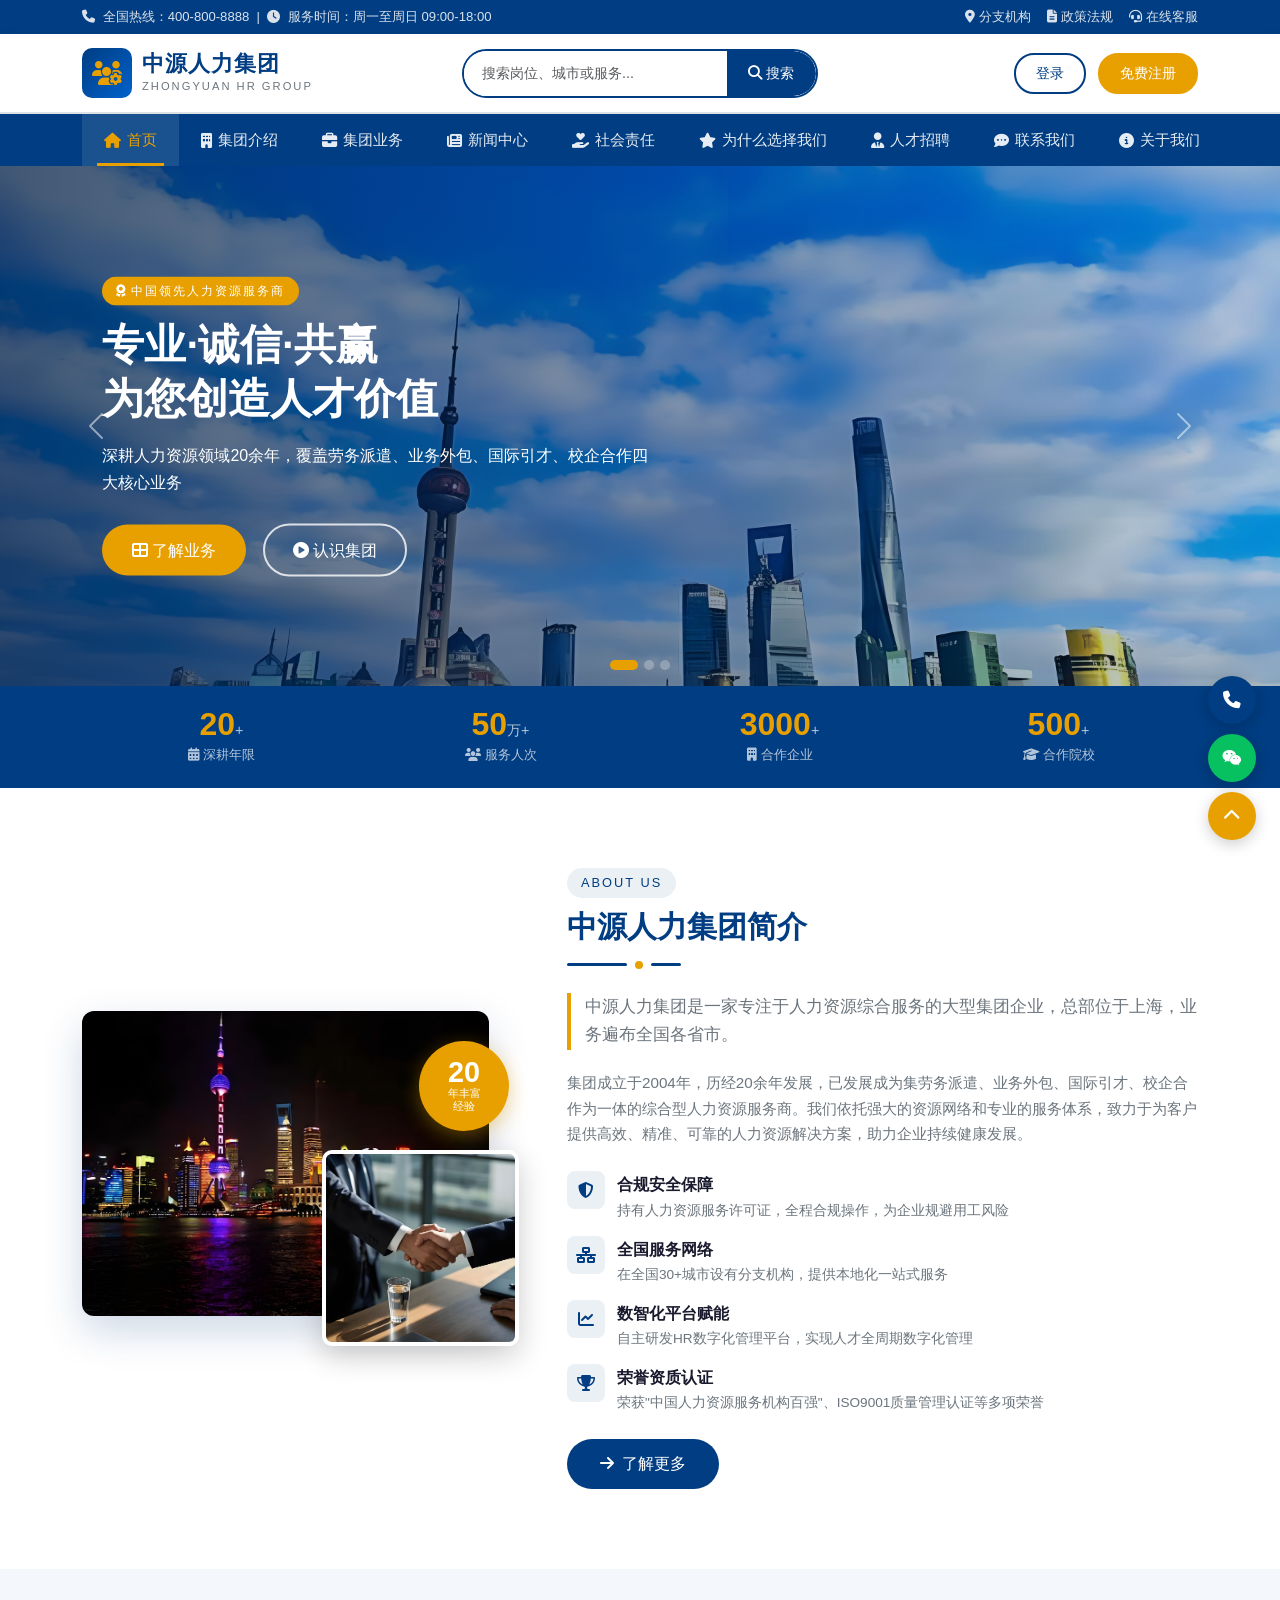
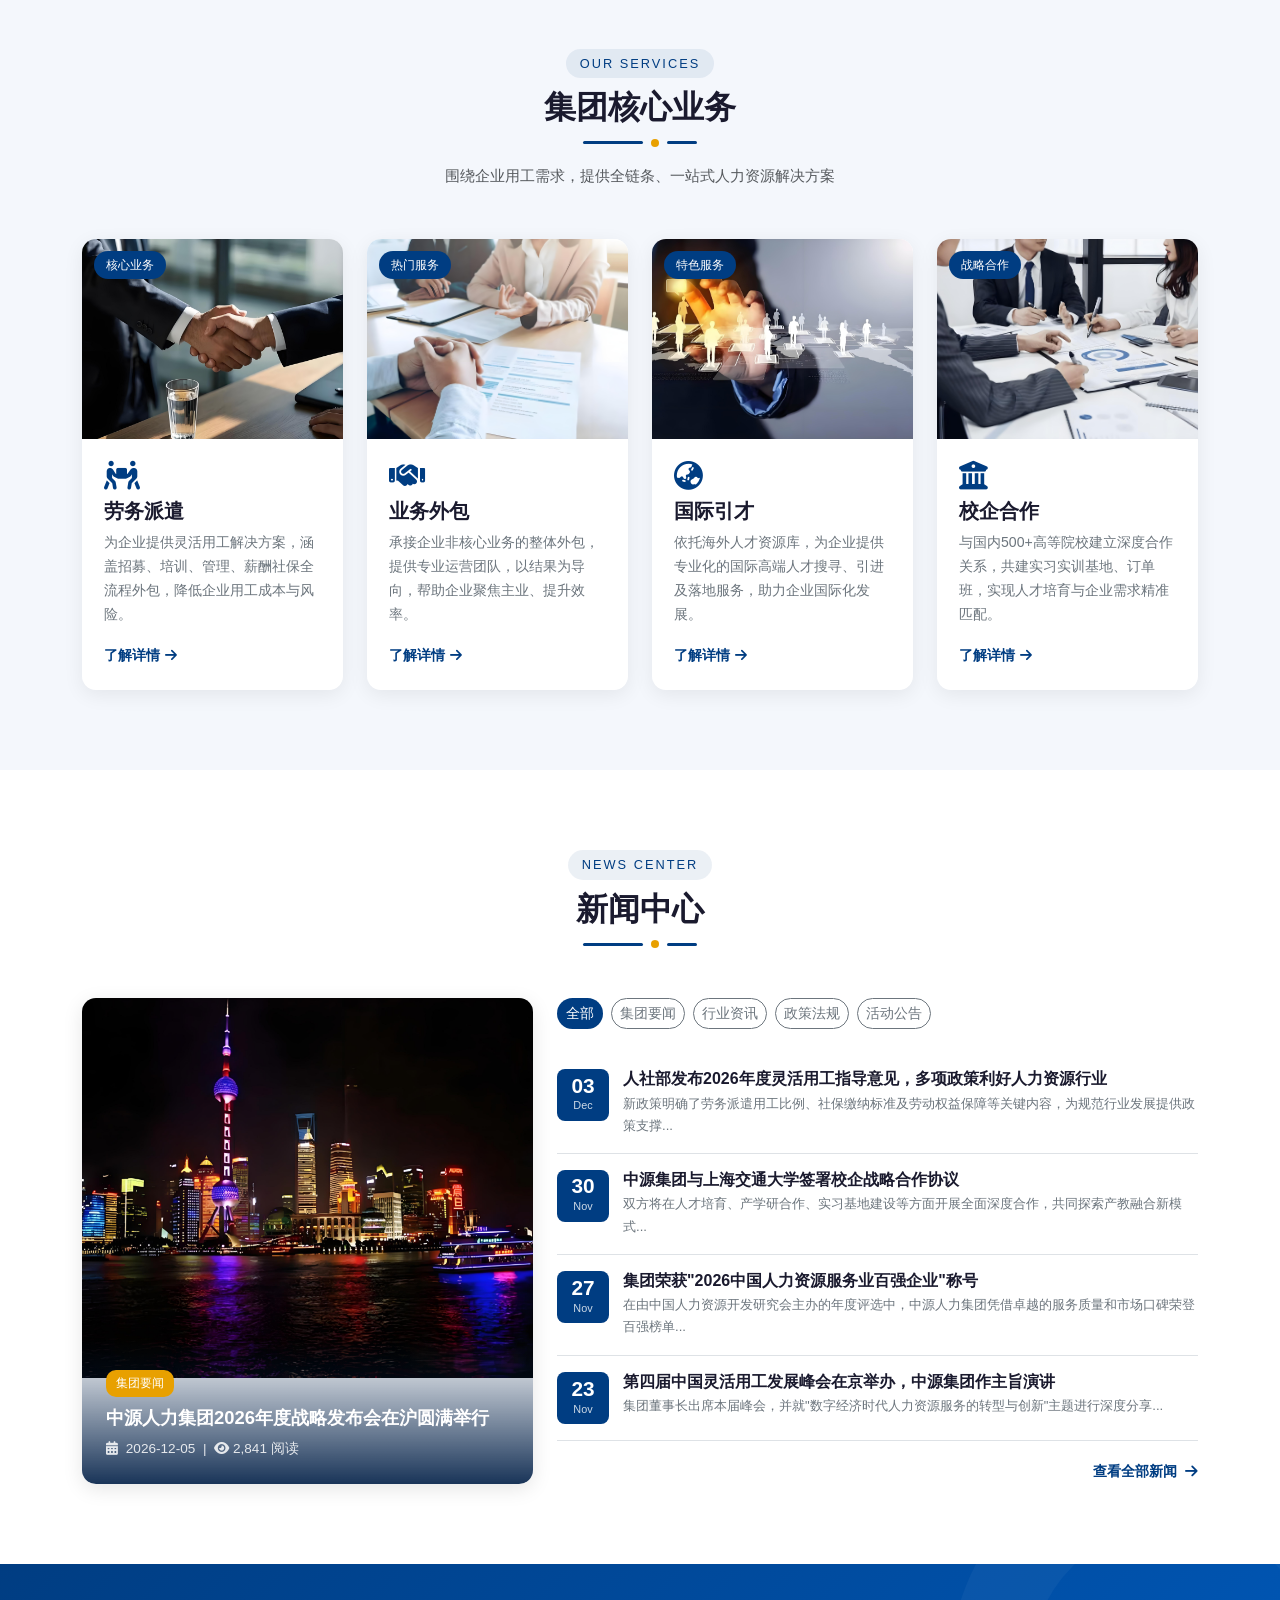
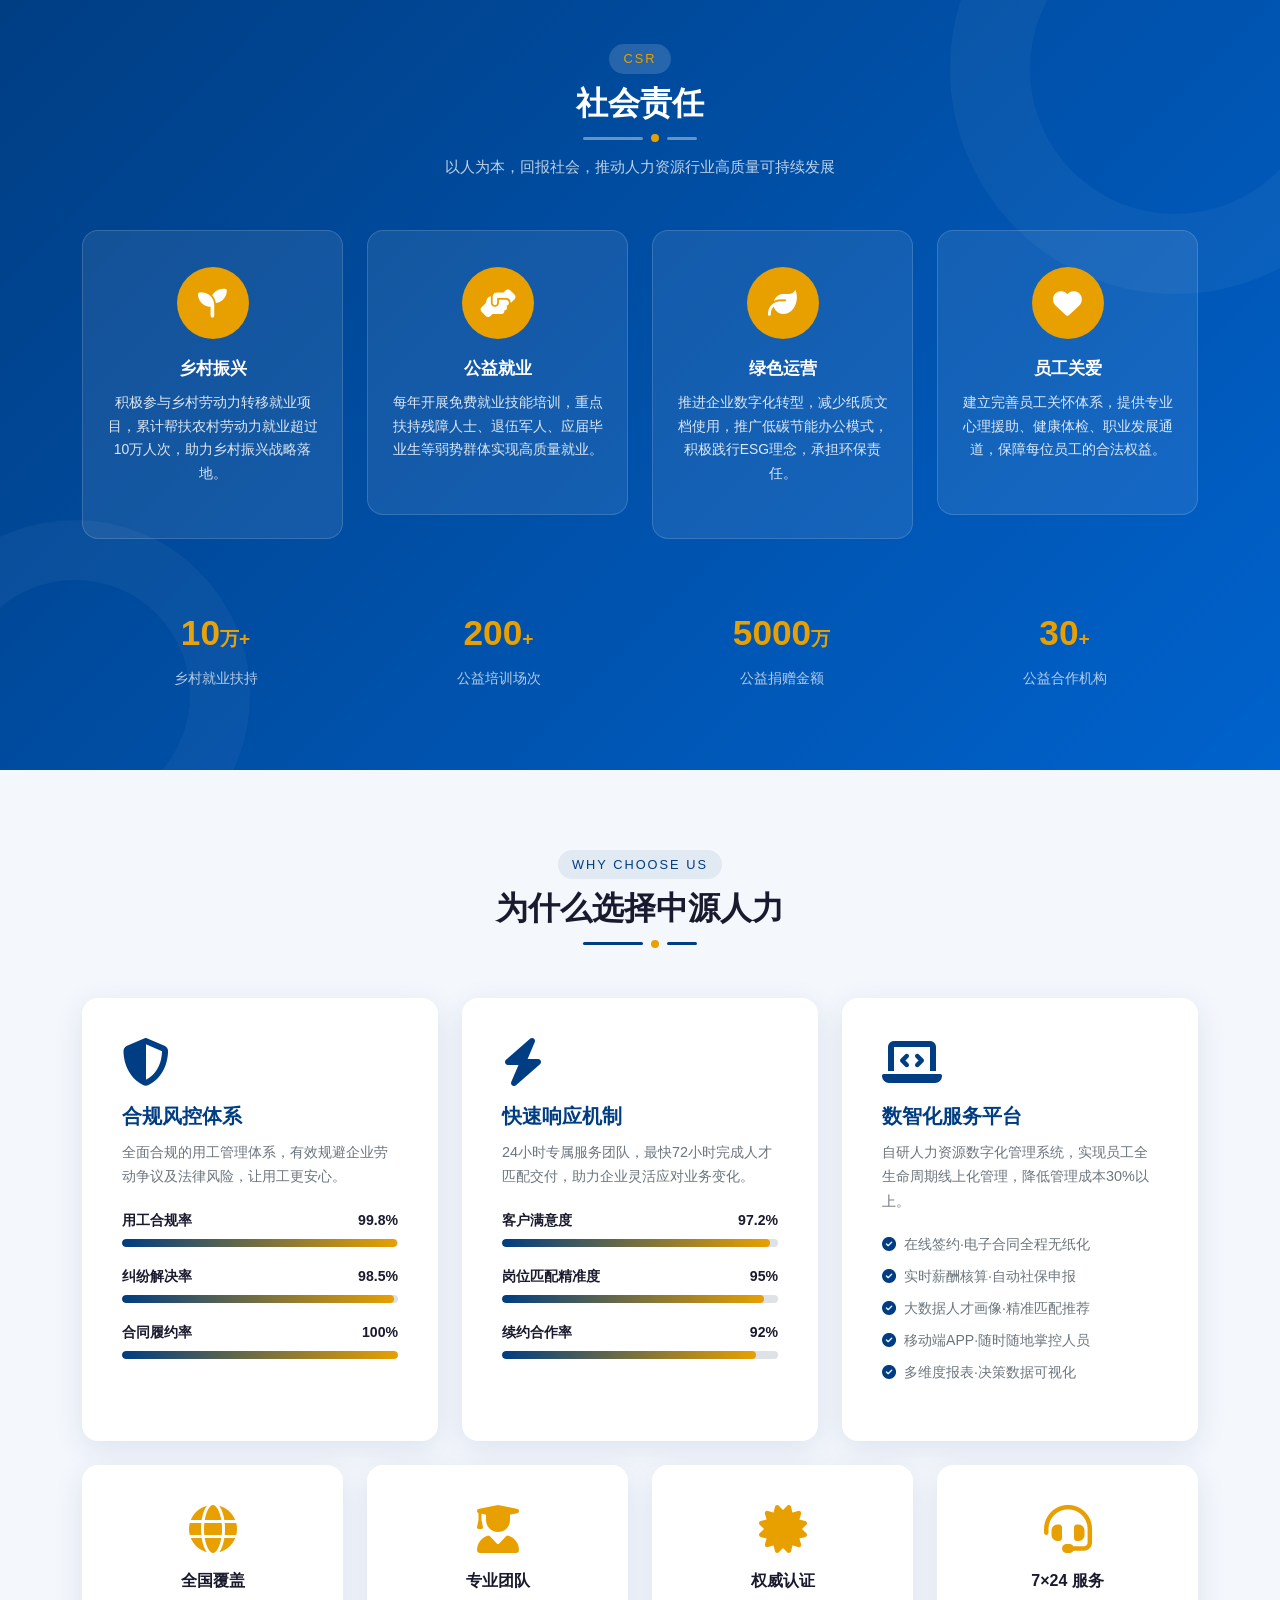
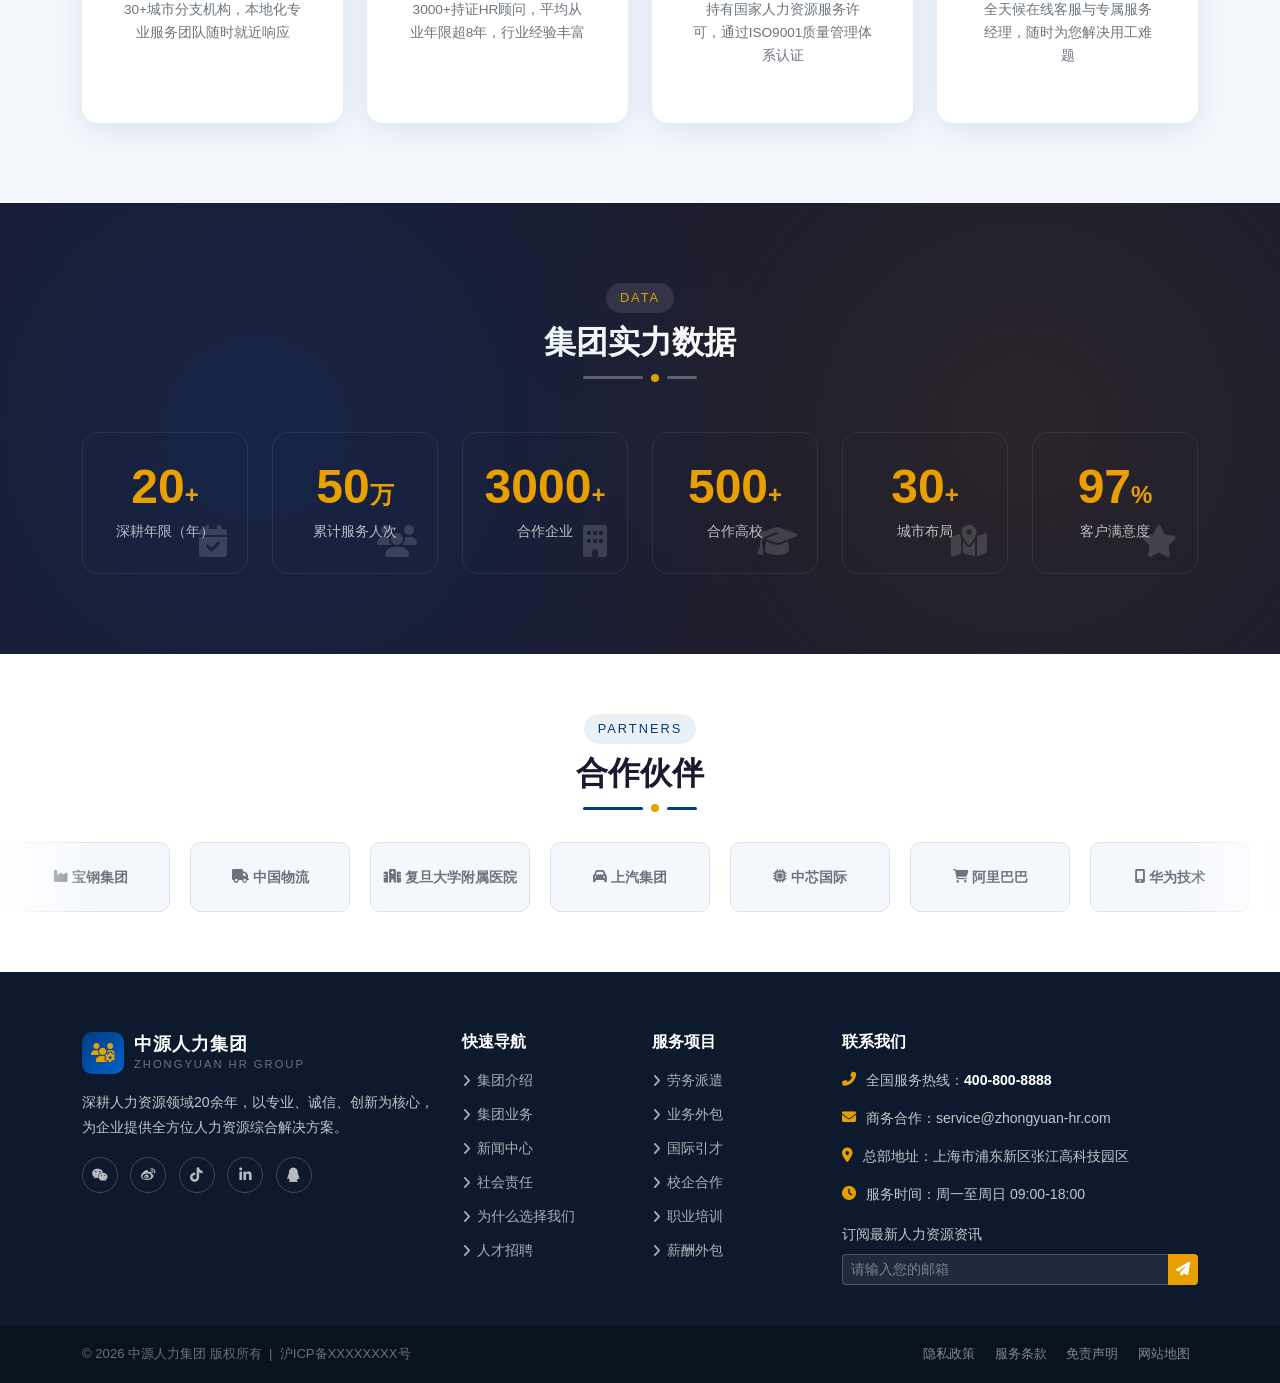
<file: index.html>
<!DOCTYPE html>
<html lang="zh-CN">
<head>
    <meta charset="UTF-8">
    <meta name="viewport" content="width=device-width, initial-scale=1.0">
    <title>中源人力集团 - 专业人力资源综合服务商</title>

    <!-- Bootstrap 5.3 CSS -->
    <link href="https://cdn.jsdelivr.net/npm/bootstrap@5.3.0/dist/css/bootstrap.min.css" rel="stylesheet">

    <!-- Font Awesome 6 图标库 -->
    <link rel="stylesheet" href="https://cdnjs.cloudflare.com/ajax/libs/font-awesome/6.4.0/css/all.min.css">

    <style>
        /* ===== CSS 自定义变量 / 品牌色系 ===== */
        :root {
            --primary-color: #003d82;      /* 主色调 - 深蓝（专业、信任感） */
            --secondary-color: #0062cc;    /* 辅助蓝 - 中蓝 */
            --accent-color: #e8a000;       /* 强调色 - 金黄（活力、权威） */
            --dark-color: #1a1a2e;         /* 深色背景/文字 */
            --light-bg: #f4f7fc;           /* 浅灰蓝背景 */
            --white: #ffffff;
            --text-muted: #6c757d;
            --border-color: #dee2e6;
        }

        /* ===== 基础重置 ===== */
        * {
            box-sizing: border-box;
        }

        body {
            font-family: 'Microsoft YaHei', '微软雅黑', sans-serif;
            color: var(--dark-color);
            line-height: 1.7;
            overflow-x: hidden;
        }

        /* ===== 顶部头部区域 ===== */
        /* 顶部信息条：最顶端细长条，显示联系信息 */
        .top-bar {
            background: var(--primary-color);
            color: rgba(255, 255, 255, 0.85);
            font-size: 0.82rem;
            padding: 6px 0;
            /* 入场动画：从上滑入 */
            animation: slideDown 0.5s ease-out;
        }

        @keyframes slideDown {
            from { transform: translateY(-100%); opacity: 0; }
            to   { transform: translateY(0);    opacity: 1; }
        }

        .top-bar a {
            color: rgba(255, 255, 255, 0.85);
            text-decoration: none;
            margin-left: 16px;
            transition: color 0.2s;
        }

        .top-bar a:hover {
            color: var(--accent-color);
        }

        /* ===== 主头部（LOGO + 搜索 + 登录注册） ===== */
        .main-header {
            background: var(--white);
            padding: 14px 0;
            border-bottom: 2px solid var(--border-color);
            box-shadow: 0 2px 10px rgba(0, 61, 130, 0.08);
            /* 入场动画 */
            animation: slideDown 0.6s ease-out;
        }

        /* LOGO 区域：图标 + 文字组合 */
        .logo-wrap {
            display: flex;
            align-items: center;
            text-decoration: none;
            gap: 10px;
        }

        /* LOGO 图标圆圈背景 */
        .logo-icon-box {
            width: 50px;
            height: 50px;
            background: linear-gradient(135deg, var(--primary-color), var(--secondary-color));
            border-radius: 10px;
            display: flex;
            align-items: center;
            justify-content: center;
            flex-shrink: 0;
            /* 悬停旋转效果 */
            transition: transform 0.4s ease;
        }

        .logo-wrap:hover .logo-icon-box {
            transform: rotate(10deg) scale(1.05);
        }

        .logo-icon-box i {
            color: var(--accent-color);
            font-size: 1.5rem;
        }

        /* LOGO 文字 */
        .logo-text {
            display: flex;
            flex-direction: column;
        }

        .logo-text .logo-main {
            font-size: 1.35rem;
            font-weight: 700;
            color: var(--primary-color);
            line-height: 1.2;
            letter-spacing: 1px;
        }

        .logo-text .logo-sub {
            font-size: 0.7rem;
            color: var(--text-muted);
            letter-spacing: 2px;
            text-transform: uppercase;
        }

        /* 搜索框：圆角胶囊样式 */
        .search-box {
            border: 2px solid var(--primary-color);
            border-radius: 30px;
            overflow: hidden;
            transition: border-color 0.3s, box-shadow 0.3s;
        }

        .search-box:focus-within {
            border-color: var(--accent-color);
            box-shadow: 0 0 0 3px rgba(232, 160, 0, 0.15);
        }

        /* 搜索输入框 */
        .search-input {
            border: none !important;
            padding: 10px 18px;
            font-size: 0.9rem;
            box-shadow: none !important;
            outline: none;
        }

        /* 搜索按钮 */
        .search-btn {
            background: var(--primary-color);
            color: var(--white);
            border: none;
            padding: 10px 22px;
            border-radius: 0 30px 30px 0;
            cursor: pointer;
            font-size: 0.9rem;
            transition: background 0.3s;
        }

        .search-btn:hover {
            background: var(--accent-color);
        }

        /* 注册/登录按钮组 */
        .header-auth .btn-login {
            color: var(--primary-color);
            border: 2px solid var(--primary-color);
            border-radius: 20px;
            padding: 6px 20px;
            text-decoration: none;
            font-size: 0.9rem;
            margin-right: 8px;
            transition: all 0.3s;
            display: inline-block;
        }

        .header-auth .btn-login:hover {
            background: var(--primary-color);
            color: var(--white);
        }

        .header-auth .btn-register {
            background: var(--accent-color);
            color: var(--white);
            border: 2px solid var(--accent-color);
            border-radius: 20px;
            padding: 6px 20px;
            text-decoration: none;
            font-size: 0.9rem;
            transition: all 0.3s;
            display: inline-block;
        }

        .header-auth .btn-register:hover {
            background: #c88a00;
            border-color: #c88a00;
        }

        /* ===== 主导航菜单 ===== */
        .main-nav {
            background: var(--primary-color);
            position: sticky;  /* 菜单吸顶 */
            top: 0;
            z-index: 1000;
        }

        /* 菜单容器：左右与 header 的 container 对齐 */
        .nav-inner {
            display: flex;
            justify-content: space-between;
            align-items: stretch;
        }

        /* 单个菜单项 */
        .nav-item-link {
            color: rgba(255, 255, 255, 0.9);
            text-decoration: none;
            padding: 13px 22px;
            display: flex;
            align-items: center;
            gap: 6px;
            font-size: 0.95rem;
            position: relative;
            transition: background 0.25s, color 0.25s;
            white-space: nowrap;
        }

        /* 菜单悬停下划线动画 */
        .nav-item-link::after {
            content: '';
            position: absolute;
            bottom: 0;
            left: 50%;
            transform: translateX(-50%);
            width: 0;
            height: 3px;
            background: var(--accent-color);
            transition: width 0.3s ease;
        }

        .nav-item-link:hover::after,
        .nav-item-link.active::after {
            width: 70%;
        }

        .nav-item-link:hover,
        .nav-item-link.active {
            background: rgba(255, 255, 255, 0.1);
            color: var(--accent-color);
        }

        /* ===== 通用区块标题 ===== */
        .section-title {
            text-align: center;
            margin-bottom: 50px;
        }

        .section-title .title-badge {
            display: inline-block;
            background: rgba(0, 61, 130, 0.08);
            color: var(--primary-color);
            font-size: 0.8rem;
            padding: 4px 14px;
            border-radius: 20px;
            margin-bottom: 10px;
            letter-spacing: 2px;
        }

        .section-title h2 {
            font-size: 2rem;
            font-weight: 700;
            color: var(--dark-color);
            margin-bottom: 12px;
        }

        /* 标题下方装饰线 */
        .section-title .title-line {
            display: flex;
            align-items: center;
            justify-content: center;
            gap: 8px;
        }

        .section-title .title-line span {
            display: block;
            height: 3px;
            border-radius: 3px;
        }

        .section-title .title-line .line-long {
            width: 60px;
            background: var(--primary-color);
        }

        .section-title .title-line .line-dot {
            width: 8px;
            height: 8px;
            border-radius: 50%;
            background: var(--accent-color);
        }

        .section-title .title-line .line-short {
            width: 30px;
            background: var(--primary-color);
        }

        /* ===== Banner 轮播区 ===== */
        /* 轮播图整体容器 */
        .hero-carousel .carousel-item {
            height: 520px;
            background-size: cover;
            background-position: center;
            position: relative;
        }

        /* 轮播图遮罩层：增强文字可读性 */
        .hero-carousel .carousel-item::before {
            content: '';
            position: absolute;
            inset: 0;
            background: linear-gradient(to right, rgba(0, 30, 70, 0.75) 0%, rgba(0, 30, 70, 0.2) 100%);
        }

        /* 轮播文字区域 */
        .hero-carousel .carousel-caption {
            left: 8%;
            right: auto;
            bottom: auto;
            top: 50%;
            transform: translateY(-50%);
            text-align: left;
            max-width: 550px;
        }

        /* 轮播标签 */
        .hero-carousel .hero-tag {
            display: inline-block;
            background: var(--accent-color);
            color: var(--white);
            font-size: 0.78rem;
            padding: 4px 14px;
            border-radius: 20px;
            margin-bottom: 12px;
            letter-spacing: 2px;
            /* 入场动画 */
            animation: fadeInLeft 0.8s ease-out 0.2s both;
        }

        .hero-carousel .hero-title {
            font-size: 2.6rem;
            font-weight: 700;
            margin-bottom: 15px;
            line-height: 1.3;
            animation: fadeInLeft 0.8s ease-out 0.4s both;
        }

        .hero-carousel .hero-desc {
            font-size: 1rem;
            opacity: 0.9;
            margin-bottom: 28px;
            animation: fadeInLeft 0.8s ease-out 0.6s both;
        }

        .hero-carousel .hero-btns {
            animation: fadeInLeft 0.8s ease-out 0.8s both;
        }

        /* 轮播按钮 */
        .hero-carousel .btn-hero-primary {
            background: var(--accent-color);
            color: var(--white);
            border: none;
            padding: 12px 30px;
            border-radius: 30px;
            text-decoration: none;
            font-size: 1rem;
            margin-right: 12px;
            display: inline-block;
            transition: transform 0.3s, box-shadow 0.3s;
        }

        .hero-carousel .btn-hero-primary:hover {
            transform: translateY(-3px);
            box-shadow: 0 8px 20px rgba(232, 160, 0, 0.4);
        }

        .hero-carousel .btn-hero-outline {
            border: 2px solid rgba(255, 255, 255, 0.8);
            color: var(--white);
            padding: 11px 28px;
            border-radius: 30px;
            text-decoration: none;
            font-size: 1rem;
            display: inline-block;
            transition: all 0.3s;
        }

        .hero-carousel .btn-hero-outline:hover {
            background: rgba(255, 255, 255, 0.15);
            border-color: var(--white);
        }

        @keyframes fadeInLeft {
            from { opacity: 0; transform: translateX(-40px); }
            to   { opacity: 1; transform: translateX(0); }
        }

        /* 轮播指示点 */
        .hero-carousel .carousel-indicators [data-bs-target] {
            width: 10px;
            height: 10px;
            border-radius: 50%;
            background: rgba(255, 255, 255, 0.5);
            border: none;
        }

        .hero-carousel .carousel-indicators .active {
            background: var(--accent-color);
            width: 28px;
            border-radius: 5px;
        }

        /* ===== 快速数据统计条（Banner 正下方） ===== */
        .quick-stats {
            background: var(--primary-color);
            padding: 0;
        }

        /* 单个统计项 */
        .quick-stat-item {
            text-align: center;
            padding: 22px 10px;
            color: var(--white);
            border-right: 1px solid rgba(255, 255, 255, 0.15);
            transition: background 0.3s;
        }

        .quick-stat-item:last-child {
            border-right: none;
        }

        .quick-stat-item:hover {
            background: rgba(255, 255, 255, 0.08);
        }

        .quick-stat-item .stat-num {
            font-size: 2rem;
            font-weight: 700;
            color: var(--accent-color);
            line-height: 1;
        }

        .quick-stat-item .stat-unit {
            font-size: 0.9rem;
            font-weight: 400;
            color: rgba(255, 255, 255, 0.7);
        }

        .quick-stat-item .stat-label {
            font-size: 0.82rem;
            color: rgba(255, 255, 255, 0.7);
            margin-top: 4px;
        }

        /* ===== 集团介绍区 ===== */
        .about-section {
            padding: 80px 0;
            background: var(--white);
        }

        /* 集团介绍左侧图片区叠加效果 */
        .about-img-wrap {
            position: relative;
            padding-bottom: 30px;
            padding-right: 30px;
        }

        /* 主图 */
        .about-img-main {
            width: 100%;
            border-radius: 12px;
            box-shadow: 0 15px 40px rgba(0, 61, 130, 0.2);
            display: block;
            transition: transform 0.5s ease;
        }

        .about-img-wrap:hover .about-img-main {
            transform: scale(1.02);
        }

        /* 浮动小图（右下角叠加） */
        .about-img-sub {
            position: absolute;
            right: 0;
            bottom: 0;
            width: 45%;
            border-radius: 10px;
            box-shadow: 0 10px 30px rgba(0, 0, 0, 0.2);
            border: 4px solid var(--white);
        }

        /* 经验年数浮动徽章 */
        .about-badge {
            position: absolute;
            top: 30px;
            right: 10px;
            background: var(--accent-color);
            color: var(--white);
            text-align: center;
            border-radius: 50%;
            width: 90px;
            height: 90px;
            display: flex;
            flex-direction: column;
            align-items: center;
            justify-content: center;
            box-shadow: 0 5px 20px rgba(232, 160, 0, 0.4);
            /* 脉冲动画 */
            animation: pulseBadge 2.5s ease-in-out infinite;
        }

        @keyframes pulseBadge {
            0%, 100% { box-shadow: 0 5px 20px rgba(232, 160, 0, 0.4); }
            50%       { box-shadow: 0 5px 30px rgba(232, 160, 0, 0.7); }
        }

        .about-badge .badge-num {
            font-size: 1.8rem;
            font-weight: 700;
            line-height: 1;
        }

        .about-badge .badge-text {
            font-size: 0.7rem;
            line-height: 1.2;
        }

        /* 集团介绍右侧文字 */
        .about-content h2 {
            font-size: 1.9rem;
            font-weight: 700;
            color: var(--primary-color);
            margin-bottom: 16px;
        }

        .about-content .about-lead {
            font-size: 1.05rem;
            color: var(--text-muted);
            margin-bottom: 20px;
            border-left: 4px solid var(--accent-color);
            padding-left: 14px;
        }

        /* 特色亮点列表 */
        .about-features li {
            display: flex;
            align-items: flex-start;
            gap: 12px;
            margin-bottom: 14px;
            transition: transform 0.2s;
        }

        .about-features li:hover {
            transform: translateX(6px);
        }

        .about-features .feat-icon {
            width: 38px;
            height: 38px;
            background: rgba(0, 61, 130, 0.08);
            border-radius: 8px;
            display: flex;
            align-items: center;
            justify-content: center;
            color: var(--primary-color);
            flex-shrink: 0;
            font-size: 1rem;
        }

        .about-features .feat-title {
            font-weight: 600;
            color: var(--dark-color);
        }

        .about-features .feat-desc {
            font-size: 0.85rem;
            color: var(--text-muted);
        }

        /* ===== 集团业务区 ===== */
        .business-section {
            padding: 80px 0;
            background: var(--light-bg);
        }

        /* 业务卡片 */
        .biz-card {
            background: var(--white);
            border-radius: 14px;
            overflow: hidden;
            box-shadow: 0 5px 20px rgba(0, 0, 0, 0.07);
            transition: transform 0.35s ease, box-shadow 0.35s ease;
            height: 100%;
        }

        .biz-card:hover {
            transform: translateY(-10px);
            box-shadow: 0 20px 40px rgba(0, 61, 130, 0.15);
        }

        /* 业务卡片图片区 */
        .biz-card-img {
            height: 200px;
            overflow: hidden;
            position: relative;
        }

        .biz-card-img img {
            width: 100%;
            height: 100%;
            object-fit: cover;
            transition: transform 0.5s ease;
        }

        .biz-card:hover .biz-card-img img {
            transform: scale(1.08);
        }

        /* 业务卡片图片上的标签 */
        .biz-card-tag {
            position: absolute;
            top: 12px;
            left: 12px;
            background: var(--primary-color);
            color: var(--white);
            font-size: 0.75rem;
            padding: 4px 12px;
            border-radius: 14px;
        }

        /* 业务卡片内容区 */
        .biz-card-body {
            padding: 22px;
        }

        .biz-card-body .biz-icon {
            font-size: 1.8rem;
            color: var(--primary-color);
            margin-bottom: 10px;
            display: block;
            /* 悬停旋转 */
            transition: transform 0.4s ease;
        }

        .biz-card:hover .biz-card-body .biz-icon {
            transform: rotate(15deg) scale(1.1);
        }

        .biz-card-body h5 {
            font-weight: 700;
            color: var(--dark-color);
            margin-bottom: 8px;
        }

        .biz-card-body p {
            font-size: 0.88rem;
            color: var(--text-muted);
            line-height: 1.7;
            margin-bottom: 14px;
        }

        /* 业务了解更多链接 */
        .biz-more {
            font-size: 0.85rem;
            color: var(--primary-color);
            text-decoration: none;
            display: inline-flex;
            align-items: center;
            gap: 5px;
            font-weight: 600;
            transition: gap 0.3s;
        }

        .biz-more:hover {
            gap: 10px;
            color: var(--accent-color);
        }

        /* ===== 新闻中心区 ===== */
        .news-section {
            padding: 80px 0;
            background: var(--white);
        }

        /* 新闻大图卡片（左侧） */
        .news-feature-card {
            border-radius: 14px;
            overflow: hidden;
            box-shadow: 0 5px 20px rgba(0, 0, 0, 0.1);
            position: relative;
            height: 100%;
            cursor: pointer;
        }

        .news-feature-card img {
            width: 100%;
            height: 380px;
            object-fit: cover;
            transition: transform 0.5s ease;
        }

        .news-feature-card:hover img {
            transform: scale(1.05);
        }

        /* 新闻大图遮罩文字 */
        .news-feature-overlay {
            position: absolute;
            bottom: 0;
            left: 0;
            right: 0;
            background: linear-gradient(to top, rgba(0, 30, 70, 0.9) 0%, transparent 100%);
            padding: 30px 24px 24px;
            color: var(--white);
        }

        .news-feature-overlay .news-date-badge {
            display: inline-block;
            background: var(--accent-color);
            font-size: 0.75rem;
            padding: 3px 10px;
            border-radius: 10px;
            margin-bottom: 10px;
        }

        .news-feature-overlay h4 {
            font-size: 1.15rem;
            font-weight: 700;
            margin-bottom: 8px;
        }

        /* 新闻列表（右侧） */
        .news-list-item {
            display: flex;
            gap: 14px;
            padding: 16px 0;
            border-bottom: 1px solid var(--border-color);
            transition: transform 0.2s, background 0.2s;
        }

        .news-list-item:last-child {
            border-bottom: none;
        }

        .news-list-item:hover {
            transform: translateX(5px);
        }

        /* 新闻日期方块 */
        .news-date-box {
            min-width: 52px;
            height: 52px;
            background: var(--primary-color);
            color: var(--white);
            border-radius: 8px;
            display: flex;
            flex-direction: column;
            align-items: center;
            justify-content: center;
            flex-shrink: 0;
        }

        .news-date-box .day {
            font-size: 1.3rem;
            font-weight: 700;
            line-height: 1;
        }

        .news-date-box .month {
            font-size: 0.68rem;
            opacity: 0.8;
        }

        .news-list-item h6 {
            font-weight: 600;
            margin-bottom: 4px;
            color: var(--dark-color);
            transition: color 0.2s;
        }

        .news-list-item:hover h6 {
            color: var(--primary-color);
        }

        .news-list-item p {
            font-size: 0.82rem;
            color: var(--text-muted);
            margin: 0;
            /* 超出截断 */
            display: -webkit-box;
            -webkit-line-clamp: 2;
            -webkit-box-orient: vertical;
            overflow: hidden;
        }

        /* ===== 社会责任区 ===== */
        .csr-section {
            padding: 80px 0;
            background: linear-gradient(135deg, #003d82 0%, #0062cc 100%);
            color: var(--white);
            position: relative;
            overflow: hidden;
        }

        /* 背景装饰圆圈 */
        .csr-section::before {
            content: '';
            position: absolute;
            top: -120px;
            right: -120px;
            width: 450px;
            height: 450px;
            border-radius: 50%;
            border: 80px solid rgba(255, 255, 255, 0.04);
            /* 缓慢旋转 */
            animation: slowRotate 20s linear infinite;
        }

        .csr-section::after {
            content: '';
            position: absolute;
            bottom: -100px;
            left: -100px;
            width: 350px;
            height: 350px;
            border-radius: 50%;
            border: 60px solid rgba(255, 255, 255, 0.04);
            animation: slowRotate 15s linear infinite reverse;
        }

        @keyframes slowRotate {
            from { transform: rotate(0deg); }
            to   { transform: rotate(360deg); }
        }

        .csr-section .section-title h2 {
            color: var(--white);
        }

        .csr-section .section-title .title-badge {
            background: rgba(255, 255, 255, 0.15);
            color: var(--accent-color);
        }

        /* 社会责任卡片 */
        .csr-card {
            background: rgba(255, 255, 255, 0.08);
            border: 1px solid rgba(255, 255, 255, 0.15);
            border-radius: 16px;
            padding: 36px 24px;
            text-align: center;
            position: relative;
            z-index: 1;
            transition: background 0.35s, transform 0.35s, border-color 0.35s;
        }

        .csr-card:hover {
            background: rgba(255, 255, 255, 0.15);
            transform: translateY(-8px);
            border-color: rgba(255, 255, 255, 0.3);
        }

        /* CSR 图标圆圈 */
        .csr-icon {
            width: 72px;
            height: 72px;
            background: var(--accent-color);
            border-radius: 50%;
            display: flex;
            align-items: center;
            justify-content: center;
            margin: 0 auto 20px;
            font-size: 1.8rem;
            color: var(--white);
            /* 悬停跳动 */
            transition: transform 0.35s;
        }

        .csr-card:hover .csr-icon {
            transform: scale(1.15) rotate(-10deg);
        }

        .csr-card h5 {
            font-weight: 700;
            margin-bottom: 12px;
            font-size: 1.05rem;
        }

        .csr-card p {
            font-size: 0.87rem;
            opacity: 0.85;
            line-height: 1.7;
        }

        /* ===== 为什么选择我们（特色优势） ===== */
        .why-section {
            padding: 80px 0;
            background: var(--light-bg);
        }

        /* 优势标签列表 */
        .why-tab-nav {
            display: flex;
            flex-wrap: wrap;
            gap: 10px;
            margin-bottom: 40px;
        }

        .why-tab-btn {
            border: 2px solid var(--border-color);
            background: var(--white);
            color: var(--dark-color);
            padding: 10px 24px;
            border-radius: 30px;
            font-size: 0.9rem;
            cursor: pointer;
            transition: all 0.3s;
            display: inline-flex;
            align-items: center;
            gap: 8px;
        }

        .why-tab-btn.active,
        .why-tab-btn:hover {
            background: var(--primary-color);
            color: var(--white);
            border-color: var(--primary-color);
        }

        /* 优势大卡片 */
        .why-feature-card {
            background: var(--white);
            border-radius: 16px;
            padding: 40px;
            box-shadow: 0 8px 30px rgba(0, 61, 130, 0.1);
            height: 100%;
            transition: box-shadow 0.3s;
        }

        .why-feature-card:hover {
            box-shadow: 0 16px 50px rgba(0, 61, 130, 0.18);
        }

        .why-feature-card .wf-icon {
            font-size: 3rem;
            color: var(--primary-color);
            margin-bottom: 18px;
            display: block;
            /* 悬停浮动 */
            transition: transform 0.4s ease;
        }

        .why-feature-card:hover .wf-icon {
            transform: translateY(-5px);
        }

        /* 优势数字进度条 */
        .why-progress-item {
            margin-bottom: 18px;
        }

        .why-progress-item .wp-label {
            display: flex;
            justify-content: space-between;
            font-size: 0.88rem;
            margin-bottom: 6px;
            font-weight: 600;
        }

        .why-progress-item .progress {
            height: 8px;
            border-radius: 4px;
            background: var(--border-color);
        }

        .why-progress-item .progress-bar {
            border-radius: 4px;
            background: linear-gradient(90deg, var(--primary-color), var(--accent-color));
            /* 宽度动画通过 CSS 实现 */
            animation: growBar 1.5s ease-out forwards;
        }

        @keyframes growBar {
            from { width: 0 !important; }
        }

        /* ===== 数据统计展示区 ===== */
        .stats-section {
            padding: 80px 0;
            background: var(--dark-color);
            position: relative;
            overflow: hidden;
        }

        /* 统计区背景纹理 */
        .stats-section::before {
            content: '';
            position: absolute;
            inset: 0;
            background:
                radial-gradient(circle at 20% 50%, rgba(0, 98, 204, 0.15) 0%, transparent 50%),
                radial-gradient(circle at 80% 50%, rgba(232, 160, 0, 0.08) 0%, transparent 50%);
        }

        .stat-card {
            text-align: center;
            padding: 30px 20px;
            border: 1px solid rgba(255, 255, 255, 0.08);
            border-radius: 16px;
            position: relative;
            z-index: 1;
            transition: background 0.35s, transform 0.35s;
        }

        .stat-card:hover {
            background: rgba(255, 255, 255, 0.06);
            transform: translateY(-6px);
        }

        /* 统计数字 */
        .stat-card .stat-number {
            font-size: 3rem;
            font-weight: 800;
            color: var(--accent-color);
            line-height: 1;
            /* 数字入场动画 */
            animation: countUp 0.8s ease-out both;
        }

        @keyframes countUp {
            from { opacity: 0; transform: scale(0.5); }
            to   { opacity: 1; transform: scale(1); }
        }

        .stat-card .stat-label {
            color: rgba(255, 255, 255, 0.7);
            font-size: 0.9rem;
            margin-top: 8px;
        }

        .stat-card .stat-icon {
            font-size: 2rem;
            color: rgba(255, 255, 255, 0.15);
            position: absolute;
            bottom: 16px;
            right: 20px;
        }

        /* ===== 合作伙伴滚动跑马灯 ===== */
        .partners-section {
            padding: 60px 0;
            background: var(--white);
            overflow: hidden;
        }

        /* 跑马灯轨道 */
        .partners-track-wrap {
            overflow: hidden;
            position: relative;
        }

        /* 跑马灯渐变遮罩（两侧淡出） */
        .partners-track-wrap::before,
        .partners-track-wrap::after {
            content: '';
            position: absolute;
            top: 0;
            bottom: 0;
            width: 100px;
            z-index: 2;
        }

        .partners-track-wrap::before {
            left: 0;
            background: linear-gradient(to right, var(--white), transparent);
        }

        .partners-track-wrap::after {
            right: 0;
            background: linear-gradient(to left, var(--white), transparent);
        }

        /* 跑马灯滚动容器 */
        .partners-track {
            display: flex;
            width: max-content;
            /* 无缝循环滚动动画 */
            animation: scrollPartners 30s linear infinite;
        }

        .partners-track:hover {
            animation-play-state: paused;
        }

        @keyframes scrollPartners {
            from { transform: translateX(0); }
            to   { transform: translateX(-50%); }
        }

        /* 单个合作伙伴 Logo */
        .partner-logo {
            display: flex;
            align-items: center;
            justify-content: center;
            background: var(--light-bg);
            border: 1px solid var(--border-color);
            border-radius: 10px;
            width: 160px;
            height: 70px;
            margin: 0 10px;
            flex-shrink: 0;
            color: var(--text-muted);
            font-size: 0.85rem;
            font-weight: 600;
            text-align: center;
            padding: 10px;
            transition: border-color 0.3s, box-shadow 0.3s, color 0.3s;
        }

        .partner-logo:hover {
            border-color: var(--primary-color);
            box-shadow: 0 5px 15px rgba(0, 61, 130, 0.12);
            color: var(--primary-color);
        }

        /* ===== 页脚 ===== */
        .site-footer {
            background: #0d1a2d;
            color: rgba(255, 255, 255, 0.75);
            padding: 60px 0 0;
        }

        .site-footer h5,
        .site-footer h6 {
            color: var(--white);
            font-weight: 700;
            margin-bottom: 18px;
        }

        /* 页脚 Logo 区 */
        .footer-logo .logo-main {
            color: var(--white);
        }

        /* 社交媒体图标 */
        .footer-social a {
            display: inline-flex;
            align-items: center;
            justify-content: center;
            width: 36px;
            height: 36px;
            border-radius: 50%;
            border: 1px solid rgba(255, 255, 255, 0.2);
            color: rgba(255, 255, 255, 0.7);
            text-decoration: none;
            margin-right: 8px;
            font-size: 0.9rem;
            transition: background 0.3s, border-color 0.3s, color 0.3s, transform 0.3s;
        }

        .footer-social a:hover {
            background: var(--accent-color);
            border-color: var(--accent-color);
            color: var(--white);
            transform: translateY(-3px);
        }

        /* 页脚链接 */
        .footer-links-list {
            list-style: none;
            padding: 0;
            margin: 0;
        }

        .footer-links-list li {
            margin-bottom: 10px;
        }

        .footer-links-list a {
            color: rgba(255, 255, 255, 0.65);
            text-decoration: none;
            font-size: 0.88rem;
            display: flex;
            align-items: center;
            gap: 6px;
            transition: color 0.2s, gap 0.2s;
        }

        .footer-links-list a:hover {
            color: var(--accent-color);
            gap: 10px;
        }

        /* 页脚联系信息 */
        .footer-contact-item {
            display: flex;
            align-items: flex-start;
            gap: 10px;
            margin-bottom: 14px;
            font-size: 0.88rem;
        }

        .footer-contact-item i {
            color: var(--accent-color);
            margin-top: 3px;
            flex-shrink: 0;
        }

        /* 页脚订阅 */
        .footer-subscribe .input-group .form-control {
            background: rgba(255, 255, 255, 0.08);
            border: 1px solid rgba(255, 255, 255, 0.2);
            color: var(--white);
        }

        .footer-subscribe .input-group .form-control::placeholder {
            color: rgba(255, 255, 255, 0.4);
        }

        .footer-subscribe .input-group .btn {
            background: var(--accent-color);
            border: none;
            color: var(--white);
        }

        /* 底部版权条 */
        .footer-bottom {
            background: rgba(0, 0, 0, 0.3);
            margin-top: 40px;
            padding: 18px 0;
            font-size: 0.82rem;
            color: rgba(255, 255, 255, 0.4);
        }

        .footer-bottom a {
            color: rgba(255, 255, 255, 0.5);
            text-decoration: none;
            margin: 0 8px;
            transition: color 0.2s;
        }

        .footer-bottom a:hover {
            color: var(--accent-color);
        }

        /* ===== 悬浮联系按钮 ===== */
        .float-contact {
            position: fixed;
            right: 24px;
            bottom: 60px;
            z-index: 999;
            display: flex;
            flex-direction: column;
            gap: 10px;
        }

        /* 单个悬浮按钮 */
        .float-btn {
            width: 48px;
            height: 48px;
            border-radius: 50%;
            display: flex;
            align-items: center;
            justify-content: center;
            text-decoration: none;
            font-size: 1.1rem;
            box-shadow: 0 4px 15px rgba(0, 0, 0, 0.2);
            transition: transform 0.3s, box-shadow 0.3s;
        }

        .float-btn:hover {
            transform: scale(1.15);
            box-shadow: 0 8px 25px rgba(0, 0, 0, 0.25);
        }

        .float-btn-phone {
            background: var(--primary-color);
            color: var(--white);
        }

        .float-btn-wechat {
            background: #07c160;
            color: var(--white);
        }

        .float-btn-top {
            background: var(--accent-color);
            color: var(--white);
        }

        /* ===== 滚动入场动画（CSS only，使用 animation-timeline 或简单 appear 效果） ===== */
        /* 使用 @keyframes + animation-delay 实现分组出现 */
        .fade-up {
            animation: fadeUpIn 0.7s ease-out both;
        }

        .fade-up-d1 { animation-delay: 0.1s; }
        .fade-up-d2 { animation-delay: 0.25s; }
        .fade-up-d3 { animation-delay: 0.4s; }
        .fade-up-d4 { animation-delay: 0.55s; }

        @keyframes fadeUpIn {
            from { opacity: 0; transform: translateY(30px); }
            to   { opacity: 1; transform: translateY(0); }
        }

        /* ===== 响应式调整 ===== */
        @media (max-width: 991px) {
            /* 轮播图高度缩小 */
            .hero-carousel .carousel-item { height: 380px; }
            .hero-carousel .hero-title { font-size: 1.8rem; }
        }

        @media (max-width: 767px) {
            /* 移动端轮播图 */
            .hero-carousel .carousel-item { height: 280px; }
            .hero-carousel .carousel-caption { left: 5%; }
            .hero-carousel .hero-title { font-size: 1.3rem; }
            .hero-carousel .hero-desc { display: none; }
            /* 移动端导航菜单可滚动 */
            .nav-inner { overflow-x: auto; }
            .nav-item-link { padding: 12px 16px; font-size: 0.85rem; }
            /* 隐藏次要导航项 */
            .nav-extra { display: none; }
            /* Logo 简化 */
            .logo-text .logo-sub { display: none; }
        }
    </style>
</head>
<body>

<!-- ======================================================
     共用头部 开始
     ====================================================== -->

<!-- 顶部信息条：联系电话 / 工作时间 / 右侧快捷入口 -->
<div class="top-bar">
    <div class="container">
        <div class="d-flex justify-content-between align-items-center">
            <!-- 左侧：联系信息 -->
            <div>
                <i class="fas fa-phone me-1"></i> 全国热线：400-800-8888 &nbsp;|&nbsp;
                <i class="fas fa-clock me-1"></i> 服务时间：周一至周日 09:00-18:00
            </div>
            <!-- 右侧：快捷链接 -->
            <div class="d-none d-md-flex align-items-center">
                <a href="#"><i class="fas fa-map-marker-alt me-1"></i>分支机构</a>
                <a href="#"><i class="fas fa-file-alt me-1"></i>政策法规</a>
                <a href="#"><i class="fas fa-headset me-1"></i>在线客服</a>
            </div>
        </div>
    </div>
</div>

<!-- 主头部：LOGO + 搜索 + 注册/登录 -->
<header class="main-header">
    <div class="container">
        <div class="row align-items-center">

            <!-- 左侧：LOGO（图标+文字）-->
            <div class="col-md-4 col-6">
                <a href="index.html" class="logo-wrap">
                    <div class="logo-icon-box">
                        <!-- Font Awesome 图标：人力资源/人群 -->
                        <i class="fas fa-users-cog"></i>
                    </div>
                    <div class="logo-text">
                        <span class="logo-main">中源人力集团</span>
                        <span class="logo-sub">ZHONGYUAN HR GROUP</span>
                    </div>
                </a>
            </div>

            <!-- 中间：搜索框 -->
            <div class="col-md-4 d-none d-md-block">
                <div class="search-box">
                    <div class="input-group">
                        <input type="text" class="form-control search-input"
                               placeholder="搜索岗位、城市或服务...">
                        <button class="search-btn" type="button">
                            <i class="fas fa-search"></i> 搜索
                        </button>
                    </div>
                </div>
            </div>

            <!-- 右侧：注册 / 登录 -->
            <div class="col-md-4 col-6 text-end header-auth">
                <a href="#" class="btn-login">登录</a>
                <a href="#" class="btn-register">免费注册</a>
            </div>

        </div>
    </div>
</header>

<!-- 主导航菜单（吸顶） -->
<nav class="main-nav">
    <div class="container">
        <div class="nav-inner">
            <!-- 左侧菜单（与 LOGO 左边对齐） -->
            <div class="d-flex">
                <a href="index.html" class="nav-item-link active">
                    <i class="fas fa-home"></i>首页
                </a>
                <a href="#about" class="nav-item-link">
                    <i class="fas fa-building"></i>集团介绍
                </a>
                <a href="#business" class="nav-item-link">
                    <i class="fas fa-briefcase"></i>集团业务
                </a>
                <a href="#news" class="nav-item-link">
                    <i class="fas fa-newspaper"></i>新闻中心
                </a>
                <a href="#csr" class="nav-item-link">
                    <i class="fas fa-hand-holding-heart"></i>社会责任
                </a>
                <a href="#why" class="nav-item-link">
                    <i class="fas fa-star"></i>为什么选择我们
                </a>
                <a href="#" class="nav-item-link">
                    <i class="fas fa-user-tie"></i>人才招聘
                </a>
            </div>
            <!-- 右侧菜单（与注册/登录右侧对齐） -->
            <div class="d-flex nav-extra">
                <a href="#" class="nav-item-link">
                    <i class="fas fa-comment-dots"></i>联系我们
                </a>
                <a href="#" class="nav-item-link">
                    <i class="fas fa-info-circle"></i>关于我们
                </a>
            </div>
        </div>
    </div>
</nav>

<!-- ======================================================
     共用头部 结束
     ====================================================== -->


<!-- ======================================================
     第1屏：Hero 轮播图 Banner
     ====================================================== -->
<section id="hero">
    <div id="heroCarousel" class="carousel slide hero-carousel" data-bs-ride="carousel" data-bs-interval="4500">

        <!-- 指示点 -->
        <div class="carousel-indicators">
            <button type="button" data-bs-target="#heroCarousel" data-bs-slide-to="0" class="active"></button>
            <button type="button" data-bs-target="#heroCarousel" data-bs-slide-to="1"></button>
            <button type="button" data-bs-target="#heroCarousel" data-bs-slide-to="2"></button>
        </div>

        <div class="carousel-inner">
            <!-- 轮播第1帧：使用本地上海景色图 -->
            <div class="carousel-item active"
                 style="background-image: url('tupian/上海景色 轮播图.png');">
                <div class="carousel-caption">
                    <div class="hero-tag"><i class="fas fa-award me-1"></i>中国领先人力资源服务商</div>
                    <h1 class="hero-title">专业·诚信·共赢<br>为您创造人才价值</h1>
                    <p class="hero-desc">深耕人力资源领域20余年，覆盖劳务派遣、业务外包、国际引才、校企合作四大核心业务</p>
                    <div class="hero-btns">
                        <a href="#business" class="btn-hero-primary">
                            <i class="fas fa-th-large me-1"></i>了解业务
                        </a>
                        <a href="#about" class="btn-hero-outline">
                            <i class="fas fa-play-circle me-1"></i>认识集团
                        </a>
                    </div>
                </div>
            </div>

            <!-- 轮播第2帧：国际引才 -->
            <div class="carousel-item"
                 style="background-image: url('tupian/国际引才.png');">
                <div class="carousel-caption">
                    <div class="hero-tag"><i class="fas fa-globe me-1"></i>国际人才引进服务</div>
                    <h1 class="hero-title">跨越国界<br>引进全球优质人才</h1>
                    <p class="hero-desc">依托广泛的海外资源网络，为企业量身定制国际人才引进解决方案</p>
                    <div class="hero-btns">
                        <a href="#business" class="btn-hero-primary">
                            <i class="fas fa-arrow-right me-1"></i>了解更多
                        </a>
                    </div>
                </div>
            </div>

            <!-- 轮播第3帧：校企合作 -->
            <div class="carousel-item"
                 style="background-image: url('tupian/校企合作.png');">
                <div class="carousel-caption">
                    <div class="hero-tag"><i class="fas fa-graduation-cap me-1"></i>校企深度合作</div>
                    <h1 class="hero-title">产教融合<br>培育未来产业人才</h1>
                    <p class="hero-desc">联合500+高校院校，构建产学研用一体化人才培育生态体系</p>
                    <div class="hero-btns">
                        <a href="#business" class="btn-hero-primary">
                            <i class="fas fa-arrow-right me-1"></i>探索合作
                        </a>
                    </div>
                </div>
            </div>
        </div>

        <!-- 左右切换箭头 -->
        <button class="carousel-control-prev" type="button" data-bs-target="#heroCarousel" data-bs-slide="prev">
            <span class="carousel-control-prev-icon"></span>
        </button>
        <button class="carousel-control-next" type="button" data-bs-target="#heroCarousel" data-bs-slide="next">
            <span class="carousel-control-next-icon"></span>
        </button>
    </div>
</section>

<!-- 快速统计数据条（Banner 正下方） -->
<div class="quick-stats">
    <div class="container">
        <div class="row g-0">
            <div class="col-6 col-md-3">
                <div class="quick-stat-item fade-up fade-up-d1">
                    <div class="stat-num">20<span class="stat-unit">+</span></div>
                    <div class="stat-label"><i class="fas fa-calendar-alt me-1"></i>深耕年限</div>
                </div>
            </div>
            <div class="col-6 col-md-3">
                <div class="quick-stat-item fade-up fade-up-d2">
                    <div class="stat-num">50<span class="stat-unit">万+</span></div>
                    <div class="stat-label"><i class="fas fa-users me-1"></i>服务人次</div>
                </div>
            </div>
            <div class="col-6 col-md-3">
                <div class="quick-stat-item fade-up fade-up-d3">
                    <div class="stat-num">3000<span class="stat-unit">+</span></div>
                    <div class="stat-label"><i class="fas fa-building me-1"></i>合作企业</div>
                </div>
            </div>
            <div class="col-6 col-md-3">
                <div class="quick-stat-item fade-up fade-up-d4">
                    <div class="stat-num">500<span class="stat-unit">+</span></div>
                    <div class="stat-label"><i class="fas fa-graduation-cap me-1"></i>合作院校</div>
                </div>
            </div>
        </div>
    </div>
</div>


<!-- ======================================================
     第2屏：集团介绍
     ====================================================== -->
<section id="about" class="about-section">
    <div class="container">
        <div class="row align-items-center g-5">

            <!-- 左侧：图片叠加效果 -->
            <div class="col-lg-5">
                <div class="about-img-wrap">
                    <!-- 主图：上海景色代表集团总部城市 -->
                    <img src="tupian/上海景色 .png" alt="中源人力集团总部" class="about-img-main">
                    <!-- 右下叠加小图 -->
                    <img src="tupian/劳务派遣.png" alt="派遣服务" class="about-img-sub">
                    <!-- 经验年数徽章 -->
                    <div class="about-badge">
                        <span class="badge-num">20</span>
                        <span class="badge-text">年丰富<br>经验</span>
                    </div>
                </div>
            </div>

            <!-- 右侧：介绍文字 -->
            <div class="col-lg-7 about-content">
                <div class="section-title text-start mb-4">
                    <div class="title-badge">ABOUT US</div>
                    <h2>中源人力集团简介</h2>
                    <div class="title-line" style="justify-content:flex-start;">
                        <span class="line-long"></span>
                        <span class="line-dot"></span>
                        <span class="line-short"></span>
                    </div>
                </div>

                <p class="about-lead">
                    中源人力集团是一家专注于人力资源综合服务的大型集团企业，总部位于上海，业务遍布全国各省市。
                </p>
                <p style="color:var(--text-muted);font-size:0.95rem;margin-bottom:24px;">
                    集团成立于2004年，历经20余年发展，已发展成为集劳务派遣、业务外包、国际引才、校企合作为一体的综合型人力资源服务商。我们依托强大的资源网络和专业的服务体系，致力于为客户提供高效、精准、可靠的人力资源解决方案，助力企业持续健康发展。
                </p>

                <!-- 特色亮点 -->
                <ul class="list-unstyled about-features">
                    <li class="fade-up fade-up-d1">
                        <div class="feat-icon"><i class="fas fa-shield-alt"></i></div>
                        <div>
                            <div class="feat-title">合规安全保障</div>
                            <div class="feat-desc">持有人力资源服务许可证，全程合规操作，为企业规避用工风险</div>
                        </div>
                    </li>
                    <li class="fade-up fade-up-d2">
                        <div class="feat-icon"><i class="fas fa-network-wired"></i></div>
                        <div>
                            <div class="feat-title">全国服务网络</div>
                            <div class="feat-desc">在全国30+城市设有分支机构，提供本地化一站式服务</div>
                        </div>
                    </li>
                    <li class="fade-up fade-up-d3">
                        <div class="feat-icon"><i class="fas fa-chart-line"></i></div>
                        <div>
                            <div class="feat-title">数智化平台赋能</div>
                            <div class="feat-desc">自主研发HR数字化管理平台，实现人才全周期数字化管理</div>
                        </div>
                    </li>
                    <li class="fade-up fade-up-d4">
                        <div class="feat-icon"><i class="fas fa-trophy"></i></div>
                        <div>
                            <div class="feat-title">荣誉资质认证</div>
                            <div class="feat-desc">荣获"中国人力资源服务机构百强"、ISO9001质量管理认证等多项荣誉</div>
                        </div>
                    </li>
                </ul>

                <a href="#" class="btn" style="background:var(--primary-color);color:#fff;border-radius:30px;padding:12px 32px;margin-top:8px;">
                    <i class="fas fa-arrow-right me-2"></i>了解更多
                </a>
            </div>

        </div>
    </div>
</section>


<!-- ======================================================
     第3屏：集团业务
     ====================================================== -->
<section id="business" class="business-section">
    <div class="container">
        <!-- 区块标题 -->
        <div class="section-title">
            <div class="title-badge">OUR SERVICES</div>
            <h2>集团核心业务</h2>
            <div class="title-line">
                <span class="line-long"></span>
                <span class="line-dot"></span>
                <span class="line-short"></span>
            </div>
            <p class="text-muted mt-3" style="font-size:0.95rem;max-width:580px;margin:16px auto 0;">
                围绕企业用工需求，提供全链条、一站式人力资源解决方案
            </p>
        </div>

        <!-- 业务四宫格 -->
        <div class="row g-4">

            <!-- 业务1：劳务派遣 -->
            <div class="col-lg-3 col-md-6">
                <div class="biz-card fade-up fade-up-d1">
                    <div class="biz-card-img">
                        <img src="tupian/劳务派遣.png" alt="劳务派遣">
                        <span class="biz-card-tag">核心业务</span>
                    </div>
                    <div class="biz-card-body">
                        <i class="fas fa-people-carry biz-icon"></i>
                        <h5>劳务派遣</h5>
                        <p>为企业提供灵活用工解决方案，涵盖招募、培训、管理、薪酬社保全流程外包，降低企业用工成本与风险。</p>
                        <a href="#" class="biz-more">了解详情 <i class="fas fa-arrow-right"></i></a>
                    </div>
                </div>
            </div>

            <!-- 业务2：业务外包 -->
            <div class="col-lg-3 col-md-6">
                <div class="biz-card fade-up fade-up-d2">
                    <div class="biz-card-img">
                        <img src="tupian/业务外包.png" alt="业务外包">
                        <span class="biz-card-tag">热门服务</span>
                    </div>
                    <div class="biz-card-body">
                        <i class="fas fa-handshake biz-icon"></i>
                        <h5>业务外包</h5>
                        <p>承接企业非核心业务的整体外包，提供专业运营团队，以结果为导向，帮助企业聚焦主业、提升效率。</p>
                        <a href="#" class="biz-more">了解详情 <i class="fas fa-arrow-right"></i></a>
                    </div>
                </div>
            </div>

            <!-- 业务3：国际引才 -->
            <div class="col-lg-3 col-md-6">
                <div class="biz-card fade-up fade-up-d3">
                    <div class="biz-card-img">
                        <img src="tupian/国际引才.png" alt="国际引才">
                        <span class="biz-card-tag">特色服务</span>
                    </div>
                    <div class="biz-card-body">
                        <i class="fas fa-globe-asia biz-icon"></i>
                        <h5>国际引才</h5>
                        <p>依托海外人才资源库，为企业提供专业化的国际高端人才搜寻、引进及落地服务，助力企业国际化发展。</p>
                        <a href="#" class="biz-more">了解详情 <i class="fas fa-arrow-right"></i></a>
                    </div>
                </div>
            </div>

            <!-- 业务4：校企合作 -->
            <div class="col-lg-3 col-md-6">
                <div class="biz-card fade-up fade-up-d4">
                    <div class="biz-card-img">
                        <img src="tupian/校企合作.png" alt="校企合作">
                        <span class="biz-card-tag">战略合作</span>
                    </div>
                    <div class="biz-card-body">
                        <i class="fas fa-university biz-icon"></i>
                        <h5>校企合作</h5>
                        <p>与国内500+高等院校建立深度合作关系，共建实习实训基地、订单班，实现人才培育与企业需求精准匹配。</p>
                        <a href="#" class="biz-more">了解详情 <i class="fas fa-arrow-right"></i></a>
                    </div>
                </div>
            </div>

        </div>
    </div>
</section>


<!-- ======================================================
     第4屏：新闻中心
     ====================================================== -->
<section id="news" class="news-section">
    <div class="container">
        <div class="section-title">
            <div class="title-badge">NEWS CENTER</div>
            <h2>新闻中心</h2>
            <div class="title-line">
                <span class="line-long"></span>
                <span class="line-dot"></span>
                <span class="line-short"></span>
            </div>
        </div>

        <div class="row g-4">
            <!-- 左侧：特色大图新闻 -->
            <div class="col-lg-5">
                <div class="news-feature-card fade-up fade-up-d1">
                    <img src="tupian/上海景色 .png" alt="新闻封面">
                    <div class="news-feature-overlay">
                        <span class="news-date-badge">集团要闻</span>
                        <h4>中源人力集团2026年度战略发布会在沪圆满举行</h4>
                        <p style="font-size:0.85rem;opacity:0.85;margin:0;">
                            <i class="fas fa-calendar-alt me-1"></i>
                            <span id="newsDate1"></span> &nbsp;|&nbsp;
                            <i class="fas fa-eye me-1"></i>2,841 阅读
                        </p>
                    </div>
                </div>
            </div>

            <!-- 右侧：新闻列表 -->
            <div class="col-lg-7">
                <!-- 新闻分类 Tab -->
                <div class="d-flex gap-2 mb-4 flex-wrap">
                    <button class="btn btn-sm" style="background:var(--primary-color);color:#fff;border-radius:20px;">全部</button>
                    <button class="btn btn-sm btn-outline-secondary" style="border-radius:20px;">集团要闻</button>
                    <button class="btn btn-sm btn-outline-secondary" style="border-radius:20px;">行业资讯</button>
                    <button class="btn btn-sm btn-outline-secondary" style="border-radius:20px;">政策法规</button>
                    <button class="btn btn-sm btn-outline-secondary" style="border-radius:20px;">活动公告</button>
                </div>

                <!-- 新闻列表 -->
                <div class="news-list-item fade-up fade-up-d1">
                    <div class="news-date-box">
                        <span class="day" id="newsDay2"></span>
                        <span class="month" id="newsMonth2"></span>
                    </div>
                    <div>
                        <h6>人社部发布2026年度灵活用工指导意见，多项政策利好人力资源行业</h6>
                        <p>新政策明确了劳务派遣用工比例、社保缴纳标准及劳动权益保障等关键内容，为规范行业发展提供政策支撑...</p>
                    </div>
                </div>

                <div class="news-list-item fade-up fade-up-d2">
                    <div class="news-date-box">
                        <span class="day" id="newsDay3"></span>
                        <span class="month" id="newsMonth3"></span>
                    </div>
                    <div>
                        <h6>中源集团与上海交通大学签署校企战略合作协议</h6>
                        <p>双方将在人才培育、产学研合作、实习基地建设等方面开展全面深度合作，共同探索产教融合新模式...</p>
                    </div>
                </div>

                <div class="news-list-item fade-up fade-up-d3">
                    <div class="news-date-box">
                        <span class="day" id="newsDay4"></span>
                        <span class="month" id="newsMonth4"></span>
                    </div>
                    <div>
                        <h6>集团荣获"2026中国人力资源服务业百强企业"称号</h6>
                        <p>在由中国人力资源开发研究会主办的年度评选中，中源人力集团凭借卓越的服务质量和市场口碑荣登百强榜单...</p>
                    </div>
                </div>

                <div class="news-list-item fade-up fade-up-d4">
                    <div class="news-date-box">
                        <span class="day" id="newsDay5"></span>
                        <span class="month" id="newsMonth5"></span>
                    </div>
                    <div>
                        <h6>第四届中国灵活用工发展峰会在京举办，中源集团作主旨演讲</h6>
                        <p>集团董事长出席本届峰会，并就"数字经济时代人力资源服务的转型与创新"主题进行深度分享...</p>
                    </div>
                </div>

                <div class="text-end mt-3">
                    <a href="#" style="color:var(--primary-color);text-decoration:none;font-size:0.9rem;font-weight:600;">
                        查看全部新闻 <i class="fas fa-arrow-right ms-1"></i>
                    </a>
                </div>
            </div>
        </div>
    </div>
</section>


<!-- ======================================================
     第5屏：社会责任
     ====================================================== -->
<section id="csr" class="csr-section">
    <div class="container">
        <div class="section-title">
            <div class="title-badge">CSR</div>
            <h2>社会责任</h2>
            <div class="title-line">
                <span class="line-long" style="background:rgba(255,255,255,0.4);"></span>
                <span class="line-dot"></span>
                <span class="line-short" style="background:rgba(255,255,255,0.4);"></span>
            </div>
            <p style="color:rgba(255,255,255,0.75);margin-top:12px;font-size:0.95rem;">
                以人为本，回报社会，推动人力资源行业高质量可持续发展
            </p>
        </div>

        <div class="row g-4">
            <!-- CSR 卡片1：乡村振兴 -->
            <div class="col-lg-3 col-md-6">
                <div class="csr-card fade-up fade-up-d1">
                    <div class="csr-icon">
                        <i class="fas fa-seedling"></i>
                    </div>
                    <h5>乡村振兴</h5>
                    <p>积极参与乡村劳动力转移就业项目，累计帮扶农村劳动力就业超过10万人次，助力乡村振兴战略落地。</p>
                </div>
            </div>

            <!-- CSR 卡片2：公益就业 -->
            <div class="col-lg-3 col-md-6">
                <div class="csr-card fade-up fade-up-d2">
                    <div class="csr-icon">
                        <i class="fas fa-hands-helping"></i>
                    </div>
                    <h5>公益就业</h5>
                    <p>每年开展免费就业技能培训，重点扶持残障人士、退伍军人、应届毕业生等弱势群体实现高质量就业。</p>
                </div>
            </div>

            <!-- CSR 卡片3：绿色运营 -->
            <div class="col-lg-3 col-md-6">
                <div class="csr-card fade-up fade-up-d3">
                    <div class="csr-icon">
                        <i class="fas fa-leaf"></i>
                    </div>
                    <h5>绿色运营</h5>
                    <p>推进企业数字化转型，减少纸质文档使用，推广低碳节能办公模式，积极践行ESG理念，承担环保责任。</p>
                </div>
            </div>

            <!-- CSR 卡片4：员工关爱 -->
            <div class="col-lg-3 col-md-6">
                <div class="csr-card fade-up fade-up-d4">
                    <div class="csr-icon">
                        <i class="fas fa-heart"></i>
                    </div>
                    <h5>员工关爱</h5>
                    <p>建立完善员工关怀体系，提供专业心理援助、健康体检、职业发展通道，保障每位员工的合法权益。</p>
                </div>
            </div>
        </div>

        <!-- CSR 成绩数字展示 -->
        <div class="row g-3 mt-5">
            <div class="col-6 col-md-3 text-center fade-up fade-up-d1">
                <div style="font-size:2.2rem;font-weight:700;color:var(--accent-color);">10<span style="font-size:1.2rem;">万+</span></div>
                <div style="color:rgba(255,255,255,0.7);font-size:0.85rem;margin-top:4px;">乡村就业扶持</div>
            </div>
            <div class="col-6 col-md-3 text-center fade-up fade-up-d2">
                <div style="font-size:2.2rem;font-weight:700;color:var(--accent-color);">200<span style="font-size:1.2rem;">+</span></div>
                <div style="color:rgba(255,255,255,0.7);font-size:0.85rem;margin-top:4px;">公益培训场次</div>
            </div>
            <div class="col-6 col-md-3 text-center fade-up fade-up-d3">
                <div style="font-size:2.2rem;font-weight:700;color:var(--accent-color);">5000<span style="font-size:1.2rem;">万</span></div>
                <div style="color:rgba(255,255,255,0.7);font-size:0.85rem;margin-top:4px;">公益捐赠金额</div>
            </div>
            <div class="col-6 col-md-3 text-center fade-up fade-up-d4">
                <div style="font-size:2.2rem;font-weight:700;color:var(--accent-color);">30<span style="font-size:1.2rem;">+</span></div>
                <div style="color:rgba(255,255,255,0.7);font-size:0.85rem;margin-top:4px;">公益合作机构</div>
            </div>
        </div>

    </div>
</section>


<!-- ======================================================
     第6屏：为什么选择我们
     ====================================================== -->
<section id="why" class="why-section">
    <div class="container">
        <div class="section-title">
            <div class="title-badge">WHY CHOOSE US</div>
            <h2>为什么选择中源人力</h2>
            <div class="title-line">
                <span class="line-long"></span>
                <span class="line-dot"></span>
                <span class="line-short"></span>
            </div>
        </div>

        <div class="row g-4">
            <!-- 左侧：优势大卡片 -->
            <div class="col-lg-4 col-md-6">
                <div class="why-feature-card h-100 fade-up fade-up-d1">
                    <i class="fas fa-shield-alt wf-icon"></i>
                    <h5 style="font-weight:700;color:var(--primary-color);margin-bottom:12px;">合规风控体系</h5>
                    <p style="color:var(--text-muted);font-size:0.9rem;margin-bottom:20px;">
                        全面合规的用工管理体系，有效规避企业劳动争议及法律风险，让用工更安心。
                    </p>
                    <!-- 满意度进度条 -->
                    <div class="why-progress-item">
                        <div class="wp-label"><span>用工合规率</span><span>99.8%</span></div>
                        <div class="progress"><div class="progress-bar" style="width:99.8%"></div></div>
                    </div>
                    <div class="why-progress-item">
                        <div class="wp-label"><span>纠纷解决率</span><span>98.5%</span></div>
                        <div class="progress"><div class="progress-bar" style="width:98.5%"></div></div>
                    </div>
                    <div class="why-progress-item">
                        <div class="wp-label"><span>合同履约率</span><span>100%</span></div>
                        <div class="progress"><div class="progress-bar" style="width:100%"></div></div>
                    </div>
                </div>
            </div>

            <div class="col-lg-4 col-md-6">
                <div class="why-feature-card h-100 fade-up fade-up-d2">
                    <i class="fas fa-bolt wf-icon"></i>
                    <h5 style="font-weight:700;color:var(--primary-color);margin-bottom:12px;">快速响应机制</h5>
                    <p style="color:var(--text-muted);font-size:0.9rem;margin-bottom:20px;">
                        24小时专属服务团队，最快72小时完成人才匹配交付，助力企业灵活应对业务变化。
                    </p>
                    <div class="why-progress-item">
                        <div class="wp-label"><span>客户满意度</span><span>97.2%</span></div>
                        <div class="progress"><div class="progress-bar" style="width:97.2%"></div></div>
                    </div>
                    <div class="why-progress-item">
                        <div class="wp-label"><span>岗位匹配精准度</span><span>95%</span></div>
                        <div class="progress"><div class="progress-bar" style="width:95%"></div></div>
                    </div>
                    <div class="why-progress-item">
                        <div class="wp-label"><span>续约合作率</span><span>92%</span></div>
                        <div class="progress"><div class="progress-bar" style="width:92%"></div></div>
                    </div>
                </div>
            </div>

            <div class="col-lg-4 col-md-6">
                <div class="why-feature-card h-100 fade-up fade-up-d3">
                    <i class="fas fa-laptop-code wf-icon"></i>
                    <h5 style="font-weight:700;color:var(--primary-color);margin-bottom:12px;">数智化服务平台</h5>
                    <p style="color:var(--text-muted);font-size:0.9rem;margin-bottom:20px;">
                        自研人力资源数字化管理系统，实现员工全生命周期线上化管理，降低管理成本30%以上。
                    </p>
                    <!-- 特色功能清单 -->
                    <ul class="list-unstyled" style="font-size:0.88rem;color:var(--text-muted);">
                        <li class="mb-2"><i class="fas fa-check-circle me-2" style="color:var(--primary-color);"></i>在线签约·电子合同全程无纸化</li>
                        <li class="mb-2"><i class="fas fa-check-circle me-2" style="color:var(--primary-color);"></i>实时薪酬核算·自动社保申报</li>
                        <li class="mb-2"><i class="fas fa-check-circle me-2" style="color:var(--primary-color);"></i>大数据人才画像·精准匹配推荐</li>
                        <li class="mb-2"><i class="fas fa-check-circle me-2" style="color:var(--primary-color);"></i>移动端APP·随时随地掌控人员</li>
                        <li class="mb-2"><i class="fas fa-check-circle me-2" style="color:var(--primary-color);"></i>多维度报表·决策数据可视化</li>
                    </ul>
                </div>
            </div>

            <!-- 第二行：补充优势 -->
            <div class="col-lg-3 col-md-6">
                <div class="why-feature-card text-center fade-up fade-up-d1">
                    <i class="fas fa-globe wf-icon" style="color:var(--accent-color);"></i>
                    <h6 style="font-weight:700;">全国覆盖</h6>
                    <p style="font-size:0.85rem;color:var(--text-muted);">30+城市分支机构，本地化专业服务团队随时就近响应</p>
                </div>
            </div>

            <div class="col-lg-3 col-md-6">
                <div class="why-feature-card text-center fade-up fade-up-d2">
                    <i class="fas fa-user-graduate wf-icon" style="color:var(--accent-color);"></i>
                    <h6 style="font-weight:700;">专业团队</h6>
                    <p style="font-size:0.85rem;color:var(--text-muted);">3000+持证HR顾问，平均从业年限超8年，行业经验丰富</p>
                </div>
            </div>

            <div class="col-lg-3 col-md-6">
                <div class="why-feature-card text-center fade-up fade-up-d3">
                    <i class="fas fa-certificate wf-icon" style="color:var(--accent-color);"></i>
                    <h6 style="font-weight:700;">权威认证</h6>
                    <p style="font-size:0.85rem;color:var(--text-muted);">持有国家人力资源服务许可，通过ISO9001质量管理体系认证</p>
                </div>
            </div>

            <div class="col-lg-3 col-md-6">
                <div class="why-feature-card text-center fade-up fade-up-d4">
                    <i class="fas fa-headset wf-icon" style="color:var(--accent-color);"></i>
                    <h6 style="font-weight:700;">7×24 服务</h6>
                    <p style="font-size:0.85rem;color:var(--text-muted);">全天候在线客服与专属服务经理，随时为您解决用工难题</p>
                </div>
            </div>

        </div>
    </div>
</section>


<!-- ======================================================
     第7屏：数据统计展示
     ====================================================== -->
<section class="stats-section">
    <div class="container">
        <div class="section-title" style="margin-bottom:50px;">
            <div class="title-badge" style="background:rgba(255,255,255,0.1);color:var(--accent-color);">DATA</div>
            <h2 style="color:#fff;">集团实力数据</h2>
            <div class="title-line">
                <span class="line-long" style="background:rgba(255,255,255,0.3);"></span>
                <span class="line-dot"></span>
                <span class="line-short" style="background:rgba(255,255,255,0.3);"></span>
            </div>
        </div>

        <div class="row g-4">
            <div class="col-6 col-lg-2">
                <div class="stat-card fade-up fade-up-d1">
                    <div class="stat-number">20<span style="font-size:1.5rem;">+</span></div>
                    <div class="stat-label">深耕年限（年）</div>
                    <i class="fas fa-calendar-check stat-icon"></i>
                </div>
            </div>
            <div class="col-6 col-lg-2">
                <div class="stat-card fade-up fade-up-d2">
                    <div class="stat-number">50<span style="font-size:1.5rem;">万</span></div>
                    <div class="stat-label">累计服务人次</div>
                    <i class="fas fa-users stat-icon"></i>
                </div>
            </div>
            <div class="col-6 col-lg-2">
                <div class="stat-card fade-up fade-up-d3">
                    <div class="stat-number">3000<span style="font-size:1.5rem;">+</span></div>
                    <div class="stat-label">合作企业</div>
                    <i class="fas fa-building stat-icon"></i>
                </div>
            </div>
            <div class="col-6 col-lg-2">
                <div class="stat-card fade-up fade-up-d4">
                    <div class="stat-number">500<span style="font-size:1.5rem;">+</span></div>
                    <div class="stat-label">合作高校</div>
                    <i class="fas fa-graduation-cap stat-icon"></i>
                </div>
            </div>
            <div class="col-6 col-lg-2">
                <div class="stat-card fade-up fade-up-d1">
                    <div class="stat-number">30<span style="font-size:1.5rem;">+</span></div>
                    <div class="stat-label">城市布局</div>
                    <i class="fas fa-map-marked-alt stat-icon"></i>
                </div>
            </div>
            <div class="col-6 col-lg-2">
                <div class="stat-card fade-up fade-up-d2">
                    <div class="stat-number">97<span style="font-size:1.5rem;">%</span></div>
                    <div class="stat-label">客户满意度</div>
                    <i class="fas fa-star stat-icon"></i>
                </div>
            </div>
        </div>
    </div>
</section>


<!-- ======================================================
     第8屏：合作伙伴滚动跑马灯
     ====================================================== -->
<section class="partners-section">
    <div class="container">
        <div class="section-title" style="margin-bottom:30px;">
            <div class="title-badge">PARTNERS</div>
            <h2>合作伙伴</h2>
            <div class="title-line">
                <span class="line-long"></span>
                <span class="line-dot"></span>
                <span class="line-short"></span>
            </div>
        </div>
    </div>

    <!-- 跑马灯（全宽，不受 container 限制） -->
    <div class="partners-track-wrap">
        <div class="partners-track">
            <!-- 第一组 -->
            <div class="partner-logo"><i class="fas fa-industry me-1"></i>宝钢集团</div>
            <div class="partner-logo"><i class="fas fa-truck me-1"></i>中国物流</div>
            <div class="partner-logo"><i class="fas fa-hospital me-1"></i>复旦大学附属医院</div>
            <div class="partner-logo"><i class="fas fa-car me-1"></i>上汽集团</div>
            <div class="partner-logo"><i class="fas fa-microchip me-1"></i>中芯国际</div>
            <div class="partner-logo"><i class="fas fa-shopping-cart me-1"></i>阿里巴巴</div>
            <div class="partner-logo"><i class="fas fa-mobile-alt me-1"></i>华为技术</div>
            <div class="partner-logo"><i class="fas fa-plane me-1"></i>中国航空</div>
            <div class="partner-logo"><i class="fas fa-university me-1"></i>上海交通大学</div>
            <div class="partner-logo"><i class="fas fa-landmark me-1"></i>中国建设银行</div>
            <!-- 第二组（复制，实现无缝循环） -->
            <div class="partner-logo"><i class="fas fa-industry me-1"></i>宝钢集团</div>
            <div class="partner-logo"><i class="fas fa-truck me-1"></i>中国物流</div>
            <div class="partner-logo"><i class="fas fa-hospital me-1"></i>复旦大学附属医院</div>
            <div class="partner-logo"><i class="fas fa-car me-1"></i>上汽集团</div>
            <div class="partner-logo"><i class="fas fa-microchip me-1"></i>中芯国际</div>
            <div class="partner-logo"><i class="fas fa-shopping-cart me-1"></i>阿里巴巴</div>
            <div class="partner-logo"><i class="fas fa-mobile-alt me-1"></i>华为技术</div>
            <div class="partner-logo"><i class="fas fa-plane me-1"></i>中国航空</div>
            <div class="partner-logo"><i class="fas fa-university me-1"></i>上海交通大学</div>
            <div class="partner-logo"><i class="fas fa-landmark me-1"></i>中国建设银行</div>
        </div>
    </div>
</section>


<!-- ======================================================
     共用底部 开始
     ====================================================== -->
<footer class="site-footer">
    <div class="container">
        <div class="row g-4">

            <!-- 页脚第1列：LOGO + 简介 + 社交 -->
            <div class="col-lg-4 col-md-6">
                <div class="footer-logo mb-3">
                    <div class="logo-wrap" style="pointer-events:none;">
                        <div class="logo-icon-box" style="width:42px;height:42px;">
                            <i class="fas fa-users-cog" style="font-size:1.2rem;"></i>
                        </div>
                        <div class="logo-text">
                            <span class="logo-main" style="font-size:1.15rem;">中源人力集团</span>
                            <span class="logo-sub">ZHONGYUAN HR GROUP</span>
                        </div>
                    </div>
                </div>
                <p style="font-size:0.88rem;line-height:1.8;">
                    深耕人力资源领域20余年，以专业、诚信、创新为核心，为企业提供全方位人力资源综合解决方案。
                </p>
                <div class="footer-social mt-3">
                    <a href="#" title="微信公众号"><i class="fab fa-weixin"></i></a>
                    <a href="#" title="微博"><i class="fab fa-weibo"></i></a>
                    <a href="#" title="抖音"><i class="fab fa-tiktok"></i></a>
                    <a href="#" title="领英"><i class="fab fa-linkedin-in"></i></a>
                    <a href="#" title="QQ"><i class="fab fa-qq"></i></a>
                </div>
            </div>

            <!-- 页脚第2列：快速链接 -->
            <div class="col-lg-2 col-md-3 col-6">
                <h6>快速导航</h6>
                <ul class="footer-links-list">
                    <li><a href="#about"><i class="fas fa-angle-right"></i>集团介绍</a></li>
                    <li><a href="#business"><i class="fas fa-angle-right"></i>集团业务</a></li>
                    <li><a href="#news"><i class="fas fa-angle-right"></i>新闻中心</a></li>
                    <li><a href="#csr"><i class="fas fa-angle-right"></i>社会责任</a></li>
                    <li><a href="#why"><i class="fas fa-angle-right"></i>为什么选择我们</a></li>
                    <li><a href="#"><i class="fas fa-angle-right"></i>人才招聘</a></li>
                </ul>
            </div>

            <!-- 页脚第3列：服务项目 -->
            <div class="col-lg-2 col-md-3 col-6">
                <h6>服务项目</h6>
                <ul class="footer-links-list">
                    <li><a href="#"><i class="fas fa-angle-right"></i>劳务派遣</a></li>
                    <li><a href="#"><i class="fas fa-angle-right"></i>业务外包</a></li>
                    <li><a href="#"><i class="fas fa-angle-right"></i>国际引才</a></li>
                    <li><a href="#"><i class="fas fa-angle-right"></i>校企合作</a></li>
                    <li><a href="#"><i class="fas fa-angle-right"></i>职业培训</a></li>
                    <li><a href="#"><i class="fas fa-angle-right"></i>薪酬外包</a></li>
                </ul>
            </div>

            <!-- 页脚第4列：联系我们 + 订阅 -->
            <div class="col-lg-4 col-md-6">
                <h6>联系我们</h6>
                <div class="footer-contact-item">
                    <i class="fas fa-phone-alt"></i>
                    <span>全国服务热线：<strong style="color:#fff;">400-800-8888</strong></span>
                </div>
                <div class="footer-contact-item">
                    <i class="fas fa-envelope"></i>
                    <span>商务合作：service@zhongyuan-hr.com</span>
                </div>
                <div class="footer-contact-item">
                    <i class="fas fa-map-marker-alt"></i>
                    <span>总部地址：上海市浦东新区张江高科技园区</span>
                </div>
                <div class="footer-contact-item">
                    <i class="fas fa-clock"></i>
                    <span>服务时间：周一至周日 09:00-18:00</span>
                </div>

                <div class="footer-subscribe mt-3">
                    <p style="font-size:0.85rem;margin-bottom:8px;">订阅最新人力资源资讯</p>
                    <div class="input-group">
                        <input type="email" class="form-control form-control-sm" placeholder="请输入您的邮箱">
                        <button class="btn btn-sm">
                            <i class="fas fa-paper-plane"></i>
                        </button>
                    </div>
                </div>
            </div>

        </div>
    </div>

    <!-- 版权底条 -->
    <div class="footer-bottom">
        <div class="container">
            <div class="d-flex flex-wrap justify-content-between align-items-center">
                <div>
                    &copy; <span id="currentYear"></span> 中源人力集团 版权所有 &nbsp;|&nbsp; 沪ICP备XXXXXXXX号
                </div>
                <div>
                    <a href="#">隐私政策</a>
                    <a href="#">服务条款</a>
                    <a href="#">免责声明</a>
                    <a href="#">网站地图</a>
                </div>
            </div>
        </div>
    </div>
</footer>
<!-- ======================================================
     共用底部 结束
     ====================================================== -->


<!-- 悬浮联系按钮 -->
<div class="float-contact">
    <a href="tel:4008008888" class="float-btn float-btn-phone" title="电话咨询">
        <i class="fas fa-phone"></i>
    </a>
    <a href="#" class="float-btn float-btn-wechat" title="微信咨询">
        <i class="fab fa-weixin"></i>
    </a>
    <a href="#hero" class="float-btn float-btn-top" title="返回顶部">
        <i class="fas fa-chevron-up"></i>
    </a>
</div>


<!-- Bootstrap 5.3 JS（轮播组件需要） -->
<script src="https://cdn.jsdelivr.net/npm/bootstrap@5.3.0/dist/js/bootstrap.bundle.min.js"></script>

<!-- 实时时间渲染脚本（仅用于填充动态日期，无动画逻辑） -->
<script>
    /* 将实时日期填入新闻日期等时间节点 */
    (function () {
        var now = new Date();
        var y = now.getFullYear();
        var m = now.getMonth() + 1;   /* 1-12 */
        var d = now.getDate();
        var months = ['Jan','Feb','Mar','Apr','May','Jun','Jul','Aug','Sep','Oct','Nov','Dec'];

        /* 版权年份 */
        var yearEl = document.getElementById('currentYear');
        if (yearEl) yearEl.textContent = y;

        /* 新闻特色图日期（今天） */
        var nd1 = document.getElementById('newsDate1');
        if (nd1) nd1.textContent = y + '-' + (m < 10 ? '0' + m : m) + '-' + (d < 10 ? '0' + d : d);

        /* 新闻列表各条目日期（依次往前几天） */
        function setNewsDate(dayEl, monthEl, daysAgo) {
            var t = new Date(now);
            t.setDate(t.getDate() - daysAgo);
            var dd = t.getDate();
            var mm = t.getMonth();
            if (dayEl)   dayEl.textContent   = (dd < 10 ? '0' + dd : dd);
            if (monthEl) monthEl.textContent = months[mm];
        }

        setNewsDate(document.getElementById('newsDay2'),  document.getElementById('newsMonth2'),  2);
        setNewsDate(document.getElementById('newsDay3'),  document.getElementById('newsMonth3'),  5);
        setNewsDate(document.getElementById('newsDay4'),  document.getElementById('newsMonth4'),  8);
        setNewsDate(document.getElementById('newsDay5'),  document.getElementById('newsMonth5'), 12);
    })();
</script>

</body>
</html>
</file>
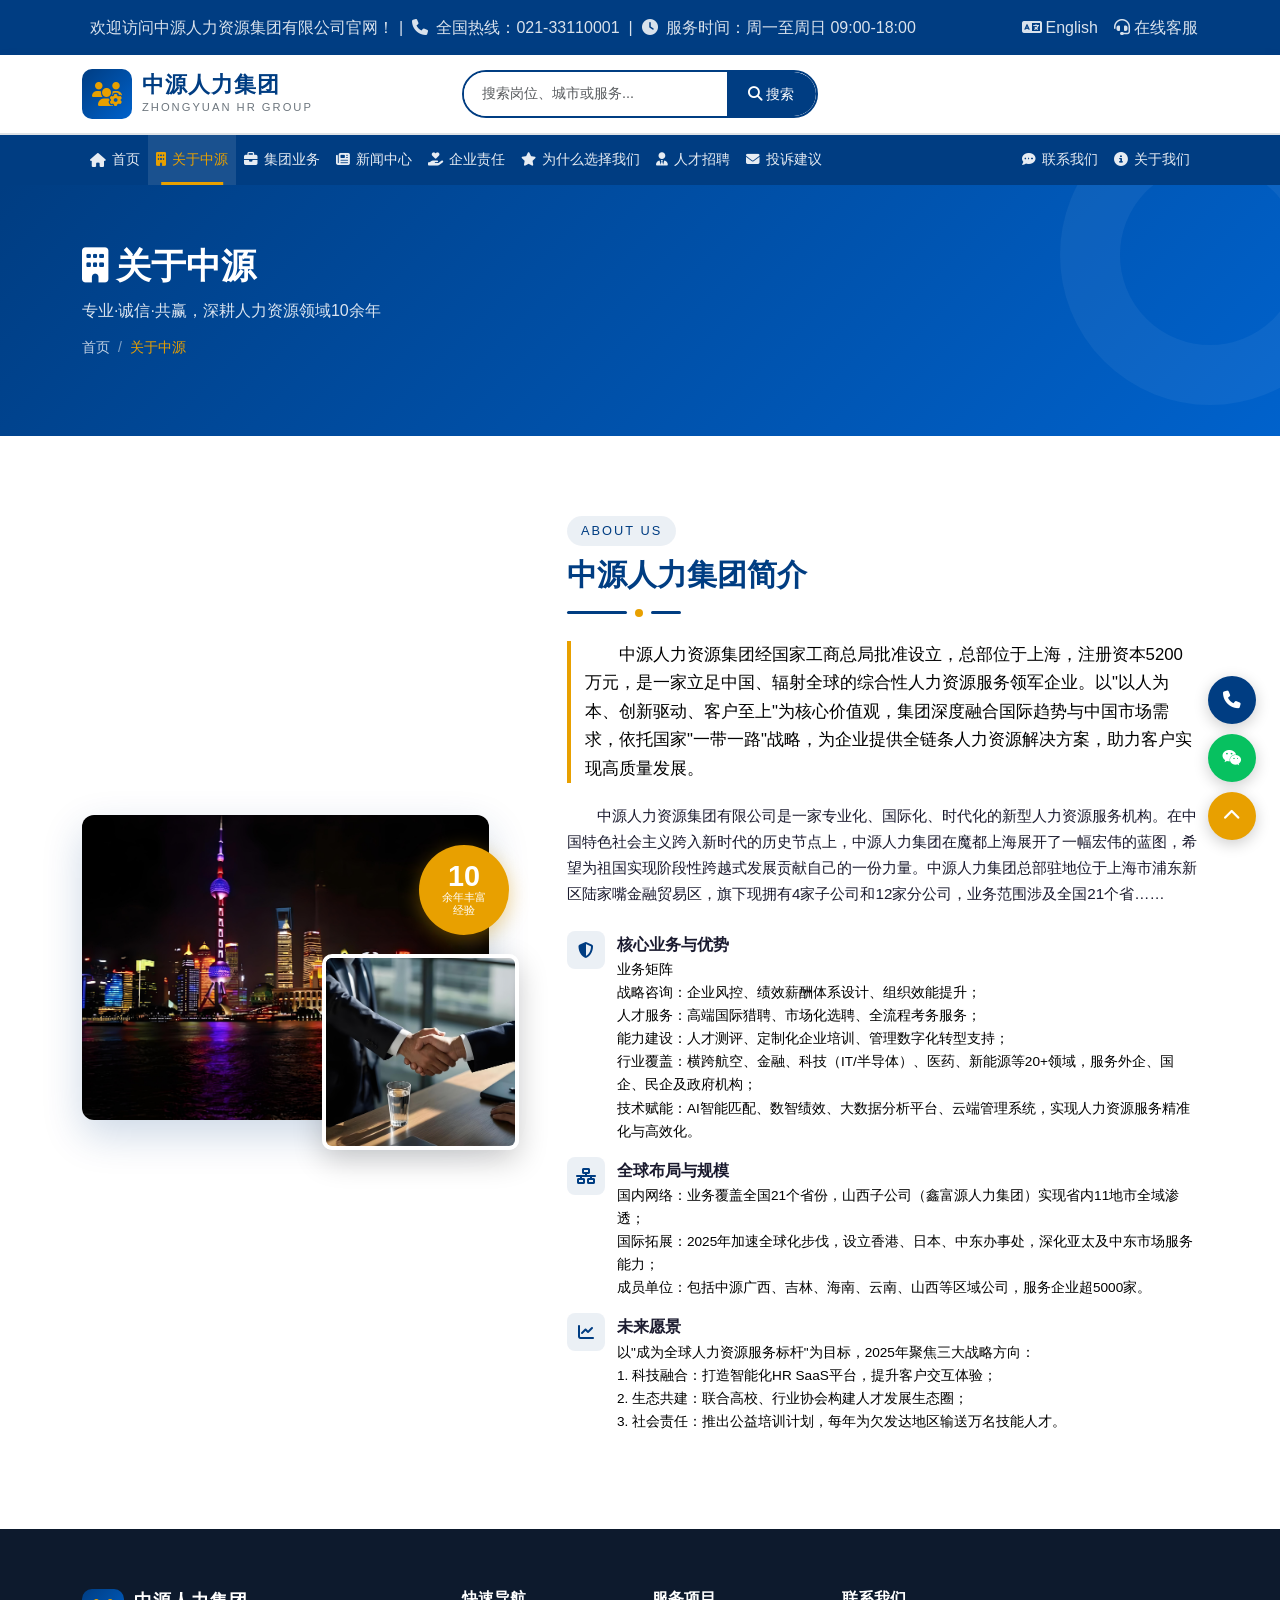
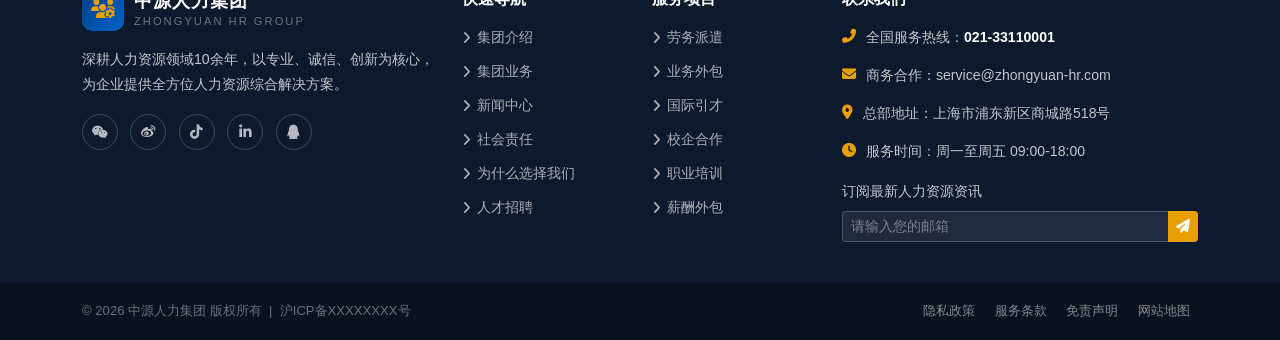
<file: about.html>
<!DOCTYPE html>
<html lang="zh-CN">
<head>
    <meta charset="UTF-8">
    <meta name="viewport" content="width=device-width, initial-scale=1.0">
    <title>关于中源 - 中源人力集团</title>
    <link href="https://cdn.jsdelivr.net/npm/bootstrap@5.3.0/dist/css/bootstrap.min.css" rel="stylesheet">
    <link rel="stylesheet" href="https://cdnjs.cloudflare.com/ajax/libs/font-awesome/6.4.0/css/all.min.css">
    <link rel="stylesheet" href="style.css">
</head>
<body>

<!-- 顶部信息条 -->
<div class="top-bar" style="font-size: 16px;">
    <div class="container py-2">
        <div class="d-flex justify-content-between align-items-center">
            <div>
                <i class="fas fa me-1"></i> 欢迎访问中源人力资源集团有限公司官网！&nbsp;|&nbsp;
                <i class="fas fa-phone me-1"></i> 全国热线：021-33110001 &nbsp;|&nbsp;
                <i class="fas fa-clock me-1"></i> 服务时间：周一至周日 09:00-18:00
            </div>
            <div class="d-none d-md-flex align-items-center">
                <a href="#"><i class="fas fa-language me-1"></i>English</a>
                <a href="#"><i class="fas fa-headset me-1"></i>在线客服</a>
            </div>
        </div>
    </div>
</div>

<!-- 主头部 -->
<header class="main-header">
    <div class="container">
        <div class="row align-items-center">
            <div class="col-md-4 col-6">
                <a href="index.html" class="logo-wrap">
                    <div class="logo-icon-box">
                        <i class="fas fa-users-cog"></i>
                    </div>
                    <div class="logo-text">
                        <span class="logo-main">中源人力集团</span>
                        <span class="logo-sub">ZHONGYUAN HR GROUP</span>
                    </div>
                </a>
            </div>
            <div class="col-md-4 d-none d-md-block">
                <div class="search-box">
                    <div class="input-group">
                        <input type="text" class="form-control search-input" placeholder="搜索岗位、城市或服务...">
                        <button class="search-btn" type="button">
                            <i class="fas fa-search"></i> 搜索
                        </button>
                    </div>
                </div>
            </div>
        </div>
    </div>
</header>

<!-- 主导航菜单 -->
<nav class="main-nav">
    <div class="container">
        <div class="nav-inner">
            <div class="d-flex">
                <a href="index.html" class="nav-item-link px-2" style="font-size:14px !important;">
                    <i class="fas fa-home"></i>首页
                </a>
                <a href="about.html" class="nav-item-link active px-2" style="font-size:13.5px !important;">
                    <i class="fas fa-building"></i>关于中源
                </a>
                <a href="business.html" class="nav-item-link px-2" style="font-size:13.5px !important;">
                    <i class="fas fa-briefcase"></i>集团业务
                </a>
                <a href="news.html" class="nav-item-link px-2" style="font-size:13.5px !important;">
                    <i class="fas fa-newspaper"></i>新闻中心
                </a>
                <a href="csr.html" class="nav-item-link px-2" style="font-size:13.5px !important;">
                    <i class="fas fa-hand-holding-heart"></i>企业责任
                </a>
                <a href="why.html" class="nav-item-link px-2" style="font-size:13.5px !important;">
                    <i class="fas fa-star"></i>为什么选择我们
                </a>
                <a href="#" class="nav-item-link px-2" style="font-size:13.5px !important;">
                    <i class="fas fa-user-tie"></i>人才招聘
                </a>
                <a href="#" class="nav-item-link px-2" style="font-size:13.5px !important;">
                    <i class="fas fa-envelope"></i>投诉建议
                </a>
            </div>
            <div class="d-flex nav-extra">
                <a href="#" class="nav-item-link px-2" style="font-size:13.5px !important;">
                    <i class="fas fa-comment-dots"></i>联系我们
                </a>
                <a href="#" class="nav-item-link px-2" style="font-size:13.5px !important;">
                    <i class="fas fa-info-circle"></i>关于我们
                </a>
            </div>
        </div>
    </div>
</nav>

<!-- 页面头图 -->
<div class="page-hero">
    <div class="container">
        <h1><i class="fas fa-building me-2"></i>关于中源</h1>
        <p>专业·诚信·共赢，深耕人力资源领域10余年</p>
        <nav aria-label="breadcrumb">
            <ol class="breadcrumb">
                <li class="breadcrumb-item"><a href="index.html">首页</a></li>
                <li class="breadcrumb-item active">关于中源</li>
            </ol>
        </nav>
    </div>
</div>

<!-- 集团介绍区 -->
<section id="about" class="about-section">
    <div class="container">
        <div class="row align-items-center g-5">

            <!-- 左侧：图片叠加效果 -->
            <div class="col-lg-5">
                <div class="about-img-wrap">
                    <img src="tupian/上海景色 .png" alt="中源人力集团总部" class="about-img-main">
                    <img src="tupian/劳务派遣.png" alt="派遣服务" class="about-img-sub">
                    <div class="about-badge">
                        <span class="badge-num">10</span>
                        <span class="badge-text">余年丰富<br>经验</span>
                    </div>
                </div>
            </div>

            <!-- 右侧：介绍文字 -->
            <div class="col-lg-7 about-content">
                <div class="section-title text-start mb-4">
                    <div class="title-badge">ABOUT US</div>
                    <h2>中源人力集团简介</h2>
                    <div class="title-line" style="justify-content:flex-start;">
                        <span class="line-long"></span>
                        <span class="line-dot"></span>
                        <span class="line-short"></span>
                    </div>
                </div>

                <p class="about-lead" style="text-indent:2em; color:#000; font-weight:400;">
                    中源人力资源集团经国家工商总局批准设立，总部位于上海，注册资本5200万元，是一家立足中国、辐射全球的综合性人力资源服务领军企业。以"以人为本、创新驱动、客户至上"为核心价值观，集团深度融合国际趋势与中国市场需求，依托国家"一带一路"战略，为企业提供全链条人力资源解决方案，助力客户实现高质量发展。
                </p>
                <p style="text-indent:2em;font-size:0.95rem;margin-bottom:24px;">
                    中源人力资源集团有限公司是一家专业化、国际化、时代化的新型人力资源服务机构。在中国特色社会主义跨入新时代的历史节点上，中源人力集团在魔都上海展开了一幅宏伟的蓝图，希望为祖国实现阶段性跨越式发展贡献自己的一份力量。中源人力集团总部驻地位于上海市浦东新区陆家嘴金融贸易区，旗下现拥有4家子公司和12家分公司，业务范围涉及全国21个省……
                </p>

                <!-- 特色亮点 -->
                <ul class="list-unstyled about-features">
                    <li class="fade-up fade-up-d1">
                        <div class="feat-icon"><i class="fas fa-shield-alt"></i></div>
                        <div>
                            <div class="feat-title">核心业务与优势</div>
                            <div class="feat-desc" style="color:#000;">业务矩阵</div>
                            <div class="feat-desc" style="color:#000;">战略咨询：企业风控、绩效薪酬体系设计、组织效能提升；</div>
                            <div class="feat-desc" style="color:#000;">人才服务：高端国际猎聘、市场化选聘、全流程考务服务；</div>
                            <div class="feat-desc" style="color:#000;">能力建设：人才测评、定制化企业培训、管理数字化转型支持；</div>
                            <div class="feat-desc" style="color:#000;">行业覆盖：横跨航空、金融、科技（IT/半导体）、医药、新能源等20+领域，服务外企、国企、民企及政府机构；</div>
                            <div class="feat-desc" style="color:#000;">技术赋能：AI智能匹配、数智绩效、大数据分析平台、云端管理系统，实现人力资源服务精准化与高效化。 </div>
                        </div>
                    </li>
                    <li class="fade-up fade-up-d2">
                        <div class="feat-icon"><i class="fas fa-network-wired"></i></div>
                        <div>
                            <div class="feat-title">全球布局与规模 </div>
                            <div class="feat-desc" style="color:#000;">国内网络：业务覆盖全国21个省份，山西子公司（鑫富源人力集团）实现省内11地市全域渗透；</div>
                            <div class="feat-desc" style="color:#000;">国际拓展：2025年加速全球化步伐，设立香港、日本、中东办事处，深化亚太及中东市场服务能力； </div>
                            <div class="feat-desc" style="color:#000;">成员单位：包括中源广西、吉林、海南、云南、山西等区域公司，服务企业超5000家。</div>
                        </div>
                    </li>
                    <li class="fade-up fade-up-d3">
                        <div class="feat-icon"><i class="fas fa-chart-line"></i></div>
                        <div>
                            <div class="feat-title">未来愿景</div>
                           <div class="feat-desc" style="color:#000;">以"成为全球人力资源服务标杆"为目标，2025年聚焦三大战略方向： </div>
                           <div class="feat-desc" style="color:#000;">1. 科技融合：打造智能化HR SaaS平台，提升客户交互体验；</div>
                           <div class="feat-desc" style="color:#000;">2. 生态共建：联合高校、行业协会构建人才发展生态圈；</div>
                           <div class="feat-desc" style="color:#000;">3. 社会责任：推出公益培训计划，每年为欠发达地区输送万名技能人才。 </div>
                        </div>
                    </li>
                </ul>
            </div>

        </div>
    </div>
</section>

<!-- 页脚 -->
<footer class="site-footer">
    <div class="container">
        <div class="row g-4">
            <div class="col-lg-4 col-md-6">
                <div class="footer-logo mb-3">
                    <div class="logo-wrap" style="pointer-events:none;">
                        <div class="logo-icon-box" style="width:42px;height:42px;">
                            <i class="fas fa-users-cog" style="font-size:1.2rem;"></i>
                        </div>
                        <div class="logo-text">
                            <span class="logo-main" style="font-size:1.15rem;">中源人力集团</span>
                            <span class="logo-sub">ZHONGYUAN HR GROUP</span>
                        </div>
                    </div>
                </div>
                <p style="font-size:0.88rem;line-height:1.8;">深耕人力资源领域10余年，以专业、诚信、创新为核心，为企业提供全方位人力资源综合解决方案。</p>
                <div class="footer-social mt-3">
                    <a href="#" title="微信公众号"><i class="fab fa-weixin"></i></a>
                    <a href="#" title="微博"><i class="fab fa-weibo"></i></a>
                    <a href="#" title="抖音"><i class="fab fa-tiktok"></i></a>
                    <a href="#" title="领英"><i class="fab fa-linkedin-in"></i></a>
                    <a href="#" title="QQ"><i class="fab fa-qq"></i></a>
                </div>
            </div>
            <div class="col-lg-2 col-md-3 col-6">
                <h6>快速导航</h6>
                <ul class="footer-links-list">
                    <li><a href="about.html"><i class="fas fa-angle-right"></i>集团介绍</a></li>
                    <li><a href="business.html"><i class="fas fa-angle-right"></i>集团业务</a></li>
                    <li><a href="news.html"><i class="fas fa-angle-right"></i>新闻中心</a></li>
                    <li><a href="csr.html"><i class="fas fa-angle-right"></i>社会责任</a></li>
                    <li><a href="why.html"><i class="fas fa-angle-right"></i>为什么选择我们</a></li>
                    <li><a href="#"><i class="fas fa-angle-right"></i>人才招聘</a></li>
                </ul>
            </div>
            <div class="col-lg-2 col-md-3 col-6">
                <h6>服务项目</h6>
                <ul class="footer-links-list">
                    <li><a href="#"><i class="fas fa-angle-right"></i>劳务派遣</a></li>
                    <li><a href="#"><i class="fas fa-angle-right"></i>业务外包</a></li>
                    <li><a href="#"><i class="fas fa-angle-right"></i>国际引才</a></li>
                    <li><a href="#"><i class="fas fa-angle-right"></i>校企合作</a></li>
                    <li><a href="#"><i class="fas fa-angle-right"></i>职业培训</a></li>
                    <li><a href="#"><i class="fas fa-angle-right"></i>薪酬外包</a></li>
                </ul>
            </div>
            <div class="col-lg-4 col-md-6">
                <h6>联系我们</h6>
                <div class="footer-contact-item">
                    <i class="fas fa-phone-alt"></i>
                    <span>全国服务热线：<strong style="color:#fff;">021-33110001</strong></span>
                </div>
                <div class="footer-contact-item">
                    <i class="fas fa-envelope"></i>
                    <span>商务合作：service@zhongyuan-hr.com</span>
                </div>
                <div class="footer-contact-item">
                    <i class="fas fa-map-marker-alt"></i>
                    <span>总部地址：上海市浦东新区商城路518号</span>
                </div>
                <div class="footer-contact-item">
                    <i class="fas fa-clock"></i>
                    <span>服务时间：周一至周五 09:00-18:00</span>
                </div>
                <div class="footer-subscribe mt-3">
                    <p style="font-size:0.85rem;margin-bottom:8px;">订阅最新人力资源资讯</p>
                    <div class="input-group">
                        <input type="email" class="form-control form-control-sm" placeholder="请输入您的邮箱">
                        <button class="btn btn-sm"><i class="fas fa-paper-plane"></i></button>
                    </div>
                </div>
            </div>
        </div>
    </div>
    <div class="footer-bottom">
        <div class="container">
            <div class="d-flex flex-wrap justify-content-between align-items-center">
                <div>&copy; <span id="currentYear"></span> 中源人力集团 版权所有 &nbsp;|&nbsp; 沪ICP备XXXXXXXX号</div>
                <div>
                    <a href="#">隐私政策</a>
                    <a href="#">服务条款</a>
                    <a href="#">免责声明</a>
                    <a href="#">网站地图</a>
                </div>
            </div>
        </div>
    </div>
</footer>

<!-- 悬浮联系按钮 -->
<div class="float-contact">
    <a href="tel:021-33110001" class="float-btn float-btn-phone" title="电话咨询"><i class="fas fa-phone"></i></a>
    <a href="#" class="float-btn float-btn-wechat" title="微信咨询"><i class="fab fa-weixin"></i></a>
    <a href="#" class="float-btn float-btn-top" title="返回顶部" id="backToTop"><i class="fas fa-chevron-up"></i></a>
</div>

<script src="https://cdn.jsdelivr.net/npm/bootstrap@5.3.0/dist/js/bootstrap.bundle.min.js"></script>
<script>
    (function () {
        var yearEl = document.getElementById('currentYear');
        if (yearEl) yearEl.textContent = new Date().getFullYear();
        var topBtn = document.getElementById('backToTop');
        if (topBtn) {
            topBtn.addEventListener('click', function(e) {
                e.preventDefault();
                window.scrollTo({ top: 0, behavior: 'smooth' });
            });
        }
    })();
</script>
</body>
</html>
</file>
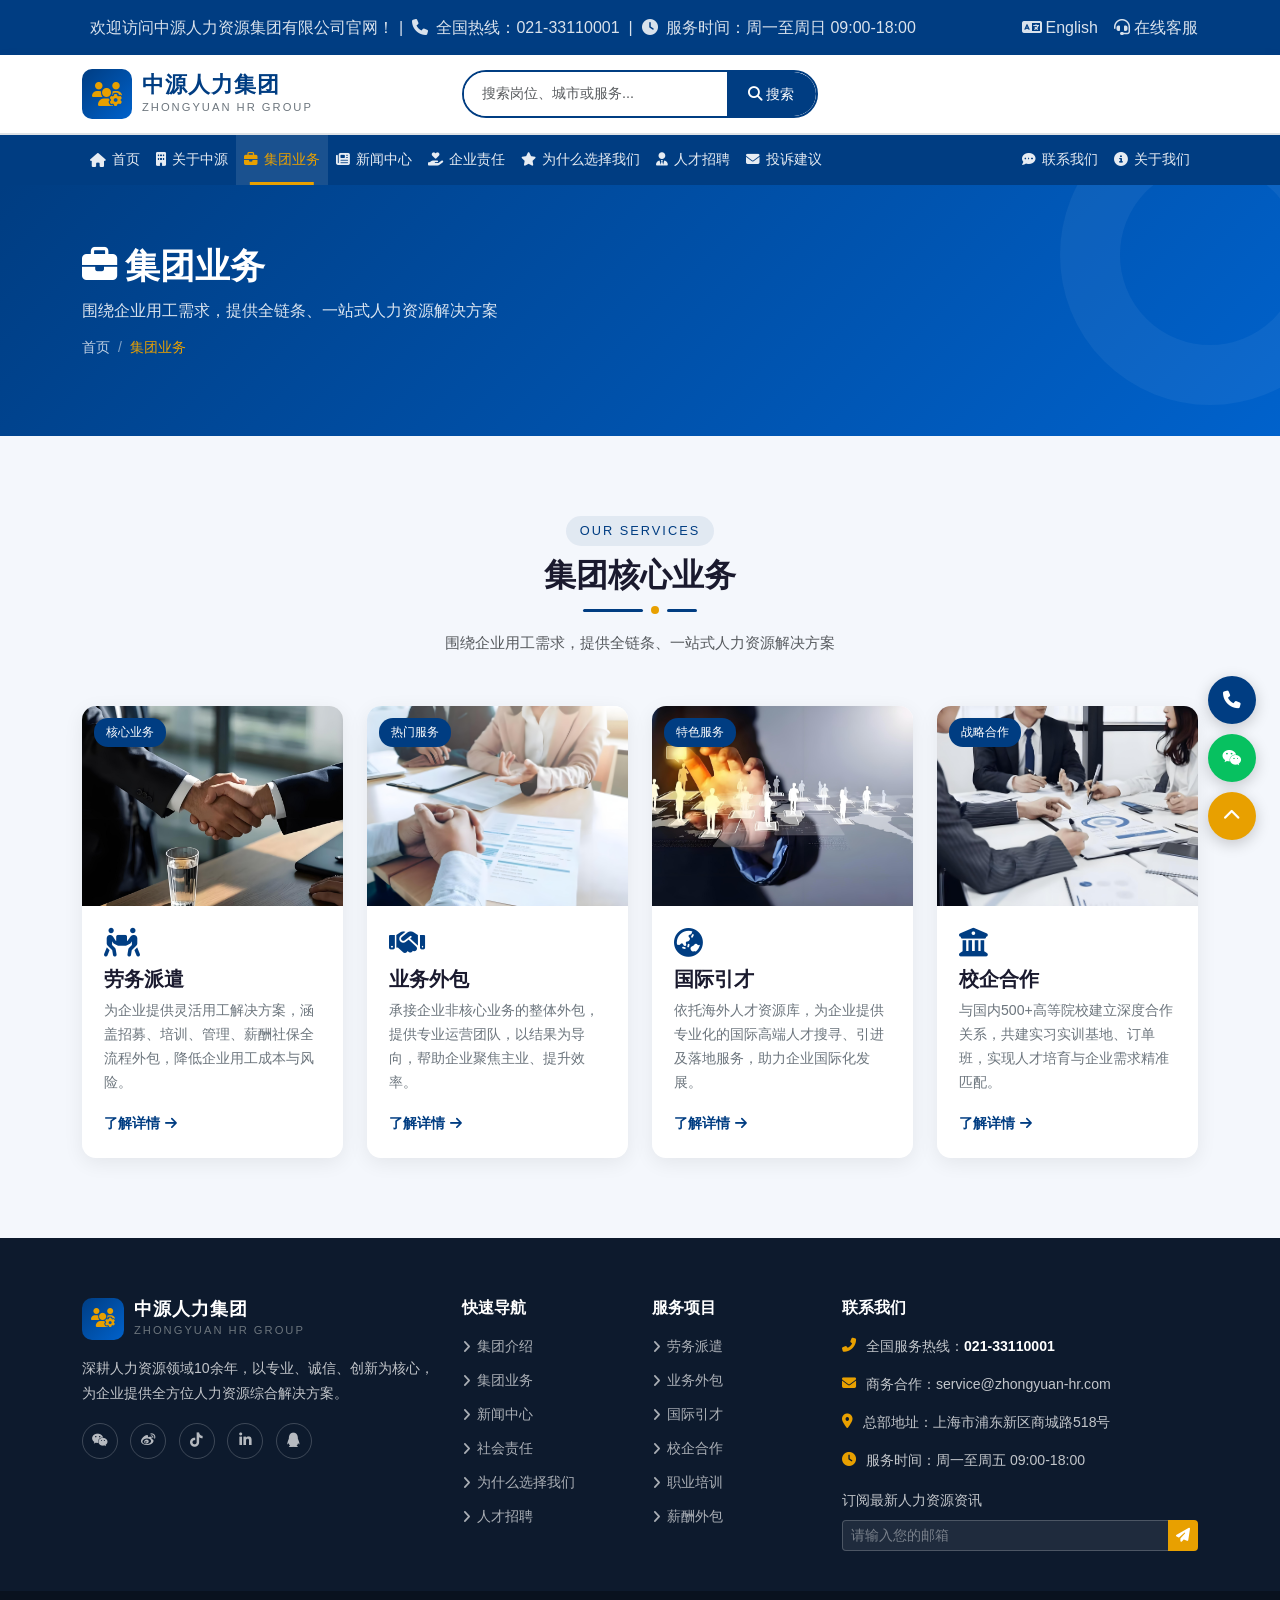
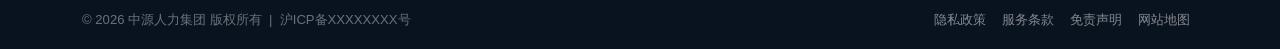
<file: business.html>
<!DOCTYPE html>
<html lang="zh-CN">
<head>
    <meta charset="UTF-8">
    <meta name="viewport" content="width=device-width, initial-scale=1.0">
    <title>集团业务 - 中源人力集团</title>
    <link href="https://cdn.jsdelivr.net/npm/bootstrap@5.3.0/dist/css/bootstrap.min.css" rel="stylesheet">
    <link rel="stylesheet" href="https://cdnjs.cloudflare.com/ajax/libs/font-awesome/6.4.0/css/all.min.css">
    <link rel="stylesheet" href="style.css">
</head>
<body>

<!-- 顶部信息条 -->
<div class="top-bar" style="font-size: 16px;">
    <div class="container py-2">
        <div class="d-flex justify-content-between align-items-center">
            <div>
                <i class="fas fa me-1"></i> 欢迎访问中源人力资源集团有限公司官网！&nbsp;|&nbsp;
                <i class="fas fa-phone me-1"></i> 全国热线：021-33110001 &nbsp;|&nbsp;
                <i class="fas fa-clock me-1"></i> 服务时间：周一至周日 09:00-18:00
            </div>
            <div class="d-none d-md-flex align-items-center">
                <a href="#"><i class="fas fa-language me-1"></i>English</a>
                <a href="#"><i class="fas fa-headset me-1"></i>在线客服</a>
            </div>
        </div>
    </div>
</div>

<!-- 主头部 -->
<header class="main-header">
    <div class="container">
        <div class="row align-items-center">
            <div class="col-md-4 col-6">
                <a href="index.html" class="logo-wrap">
                    <div class="logo-icon-box"><i class="fas fa-users-cog"></i></div>
                    <div class="logo-text">
                        <span class="logo-main">中源人力集团</span>
                        <span class="logo-sub">ZHONGYUAN HR GROUP</span>
                    </div>
                </a>
            </div>
            <div class="col-md-4 d-none d-md-block">
                <div class="search-box">
                    <div class="input-group">
                        <input type="text" class="form-control search-input" placeholder="搜索岗位、城市或服务...">
                        <button class="search-btn" type="button"><i class="fas fa-search"></i> 搜索</button>
                    </div>
                </div>
            </div>
        </div>
    </div>
</header>

<!-- 主导航菜单 -->
<nav class="main-nav">
    <div class="container">
        <div class="nav-inner">
            <div class="d-flex">
                <a href="index.html" class="nav-item-link px-2" style="font-size:14px !important;"><i class="fas fa-home"></i>首页</a>
                <a href="about.html" class="nav-item-link px-2" style="font-size:13.5px !important;"><i class="fas fa-building"></i>关于中源</a>
                <a href="business.html" class="nav-item-link active px-2" style="font-size:13.5px !important;"><i class="fas fa-briefcase"></i>集团业务</a>
                <a href="news.html" class="nav-item-link px-2" style="font-size:13.5px !important;"><i class="fas fa-newspaper"></i>新闻中心</a>
                <a href="csr.html" class="nav-item-link px-2" style="font-size:13.5px !important;"><i class="fas fa-hand-holding-heart"></i>企业责任</a>
                <a href="why.html" class="nav-item-link px-2" style="font-size:13.5px !important;"><i class="fas fa-star"></i>为什么选择我们</a>
                <a href="#" class="nav-item-link px-2" style="font-size:13.5px !important;"><i class="fas fa-user-tie"></i>人才招聘</a>
                <a href="#" class="nav-item-link px-2" style="font-size:13.5px !important;"><i class="fas fa-envelope"></i>投诉建议</a>
            </div>
            <div class="d-flex nav-extra">
                <a href="#" class="nav-item-link px-2" style="font-size:13.5px !important;"><i class="fas fa-comment-dots"></i>联系我们</a>
                <a href="#" class="nav-item-link px-2" style="font-size:13.5px !important;"><i class="fas fa-info-circle"></i>关于我们</a>
            </div>
        </div>
    </div>
</nav>

<!-- 页面头图 -->
<div class="page-hero">
    <div class="container">
        <h1><i class="fas fa-briefcase me-2"></i>集团业务</h1>
        <p>围绕企业用工需求，提供全链条、一站式人力资源解决方案</p>
        <nav aria-label="breadcrumb">
            <ol class="breadcrumb">
                <li class="breadcrumb-item"><a href="index.html">首页</a></li>
                <li class="breadcrumb-item active">集团业务</li>
            </ol>
        </nav>
    </div>
</div>

<!-- 集团业务区 -->
<section id="business" class="business-section">
    <div class="container">
        <div class="section-title">
            <div class="title-badge">OUR SERVICES</div>
            <h2>集团核心业务</h2>
            <div class="title-line">
                <span class="line-long"></span>
                <span class="line-dot"></span>
                <span class="line-short"></span>
            </div>
            <p class="text-muted mt-3" style="font-size:0.95rem;max-width:580px;margin:16px auto 0;">
                围绕企业用工需求，提供全链条、一站式人力资源解决方案
            </p>
        </div>

        <div class="row g-4">
            <!-- 业务1：劳务派遣 -->
            <div class="col-lg-3 col-md-6">
                <div class="biz-card fade-up fade-up-d1">
                    <div class="biz-card-img">
                        <img src="tupian/劳务派遣.png" alt="劳务派遣">
                        <span class="biz-card-tag">核心业务</span>
                    </div>
                    <div class="biz-card-body">
                        <i class="fas fa-people-carry biz-icon"></i>
                        <h5>劳务派遣</h5>
                        <p>为企业提供灵活用工解决方案，涵盖招募、培训、管理、薪酬社保全流程外包，降低企业用工成本与风险。</p>
                        <a href="#" class="biz-more">了解详情 <i class="fas fa-arrow-right"></i></a>
                    </div>
                </div>
            </div>

            <!-- 业务2：业务外包 -->
            <div class="col-lg-3 col-md-6">
                <div class="biz-card fade-up fade-up-d2">
                    <div class="biz-card-img">
                        <img src="tupian/业务外包.png" alt="业务外包">
                        <span class="biz-card-tag">热门服务</span>
                    </div>
                    <div class="biz-card-body">
                        <i class="fas fa-handshake biz-icon"></i>
                        <h5>业务外包</h5>
                        <p>承接企业非核心业务的整体外包，提供专业运营团队，以结果为导向，帮助企业聚焦主业、提升效率。</p>
                        <a href="#" class="biz-more">了解详情 <i class="fas fa-arrow-right"></i></a>
                    </div>
                </div>
            </div>

            <!-- 业务3：国际引才 -->
            <div class="col-lg-3 col-md-6">
                <div class="biz-card fade-up fade-up-d3">
                    <div class="biz-card-img">
                        <img src="tupian/国际引才.png" alt="国际引才">
                        <span class="biz-card-tag">特色服务</span>
                    </div>
                    <div class="biz-card-body">
                        <i class="fas fa-globe-asia biz-icon"></i>
                        <h5>国际引才</h5>
                        <p>依托海外人才资源库，为企业提供专业化的国际高端人才搜寻、引进及落地服务，助力企业国际化发展。</p>
                        <a href="#" class="biz-more">了解详情 <i class="fas fa-arrow-right"></i></a>
                    </div>
                </div>
            </div>

            <!-- 业务4：校企合作 -->
            <div class="col-lg-3 col-md-6">
                <div class="biz-card fade-up fade-up-d4">
                    <div class="biz-card-img">
                        <img src="tupian/校企合作.png" alt="校企合作">
                        <span class="biz-card-tag">战略合作</span>
                    </div>
                    <div class="biz-card-body">
                        <i class="fas fa-university biz-icon"></i>
                        <h5>校企合作</h5>
                        <p>与国内500+高等院校建立深度合作关系，共建实习实训基地、订单班，实现人才培育与企业需求精准匹配。</p>
                        <a href="#" class="biz-more">了解详情 <i class="fas fa-arrow-right"></i></a>
                    </div>
                </div>
            </div>
        </div>
    </div>
</section>

<!-- 页脚 -->
<footer class="site-footer">
    <div class="container">
        <div class="row g-4">
            <div class="col-lg-4 col-md-6">
                <div class="footer-logo mb-3">
                    <div class="logo-wrap" style="pointer-events:none;">
                        <div class="logo-icon-box" style="width:42px;height:42px;"><i class="fas fa-users-cog" style="font-size:1.2rem;"></i></div>
                        <div class="logo-text">
                            <span class="logo-main" style="font-size:1.15rem;">中源人力集团</span>
                            <span class="logo-sub">ZHONGYUAN HR GROUP</span>
                        </div>
                    </div>
                </div>
                <p style="font-size:0.88rem;line-height:1.8;">深耕人力资源领域10余年，以专业、诚信、创新为核心，为企业提供全方位人力资源综合解决方案。</p>
                <div class="footer-social mt-3">
                    <a href="#" title="微信公众号"><i class="fab fa-weixin"></i></a>
                    <a href="#" title="微博"><i class="fab fa-weibo"></i></a>
                    <a href="#" title="抖音"><i class="fab fa-tiktok"></i></a>
                    <a href="#" title="领英"><i class="fab fa-linkedin-in"></i></a>
                    <a href="#" title="QQ"><i class="fab fa-qq"></i></a>
                </div>
            </div>
            <div class="col-lg-2 col-md-3 col-6">
                <h6>快速导航</h6>
                <ul class="footer-links-list">
                    <li><a href="about.html"><i class="fas fa-angle-right"></i>集团介绍</a></li>
                    <li><a href="business.html"><i class="fas fa-angle-right"></i>集团业务</a></li>
                    <li><a href="news.html"><i class="fas fa-angle-right"></i>新闻中心</a></li>
                    <li><a href="csr.html"><i class="fas fa-angle-right"></i>社会责任</a></li>
                    <li><a href="why.html"><i class="fas fa-angle-right"></i>为什么选择我们</a></li>
                    <li><a href="#"><i class="fas fa-angle-right"></i>人才招聘</a></li>
                </ul>
            </div>
            <div class="col-lg-2 col-md-3 col-6">
                <h6>服务项目</h6>
                <ul class="footer-links-list">
                    <li><a href="#"><i class="fas fa-angle-right"></i>劳务派遣</a></li>
                    <li><a href="#"><i class="fas fa-angle-right"></i>业务外包</a></li>
                    <li><a href="#"><i class="fas fa-angle-right"></i>国际引才</a></li>
                    <li><a href="#"><i class="fas fa-angle-right"></i>校企合作</a></li>
                    <li><a href="#"><i class="fas fa-angle-right"></i>职业培训</a></li>
                    <li><a href="#"><i class="fas fa-angle-right"></i>薪酬外包</a></li>
                </ul>
            </div>
            <div class="col-lg-4 col-md-6">
                <h6>联系我们</h6>
                <div class="footer-contact-item"><i class="fas fa-phone-alt"></i><span>全国服务热线：<strong style="color:#fff;">021-33110001</strong></span></div>
                <div class="footer-contact-item"><i class="fas fa-envelope"></i><span>商务合作：service@zhongyuan-hr.com</span></div>
                <div class="footer-contact-item"><i class="fas fa-map-marker-alt"></i><span>总部地址：上海市浦东新区商城路518号</span></div>
                <div class="footer-contact-item"><i class="fas fa-clock"></i><span>服务时间：周一至周五 09:00-18:00</span></div>
                <div class="footer-subscribe mt-3">
                    <p style="font-size:0.85rem;margin-bottom:8px;">订阅最新人力资源资讯</p>
                    <div class="input-group">
                        <input type="email" class="form-control form-control-sm" placeholder="请输入您的邮箱">
                        <button class="btn btn-sm"><i class="fas fa-paper-plane"></i></button>
                    </div>
                </div>
            </div>
        </div>
    </div>
    <div class="footer-bottom">
        <div class="container">
            <div class="d-flex flex-wrap justify-content-between align-items-center">
                <div>&copy; <span id="currentYear"></span> 中源人力集团 版权所有 &nbsp;|&nbsp; 沪ICP备XXXXXXXX号</div>
                <div><a href="#">隐私政策</a><a href="#">服务条款</a><a href="#">免责声明</a><a href="#">网站地图</a></div>
            </div>
        </div>
    </div>
</footer>

<div class="float-contact">
    <a href="tel:021-33110001" class="float-btn float-btn-phone" title="电话咨询"><i class="fas fa-phone"></i></a>
    <a href="#" class="float-btn float-btn-wechat" title="微信咨询"><i class="fab fa-weixin"></i></a>
    <a href="#" class="float-btn float-btn-top" title="返回顶部" id="backToTop"><i class="fas fa-chevron-up"></i></a>
</div>

<script src="https://cdn.jsdelivr.net/npm/bootstrap@5.3.0/dist/js/bootstrap.bundle.min.js"></script>
<script>
    (function () {
        var yearEl = document.getElementById('currentYear');
        if (yearEl) yearEl.textContent = new Date().getFullYear();
        var topBtn = document.getElementById('backToTop');
        if (topBtn) topBtn.addEventListener('click', function(e) { e.preventDefault(); window.scrollTo({ top: 0, behavior: 'smooth' }); });
    })();
</script>
</body>
</html>
</file>
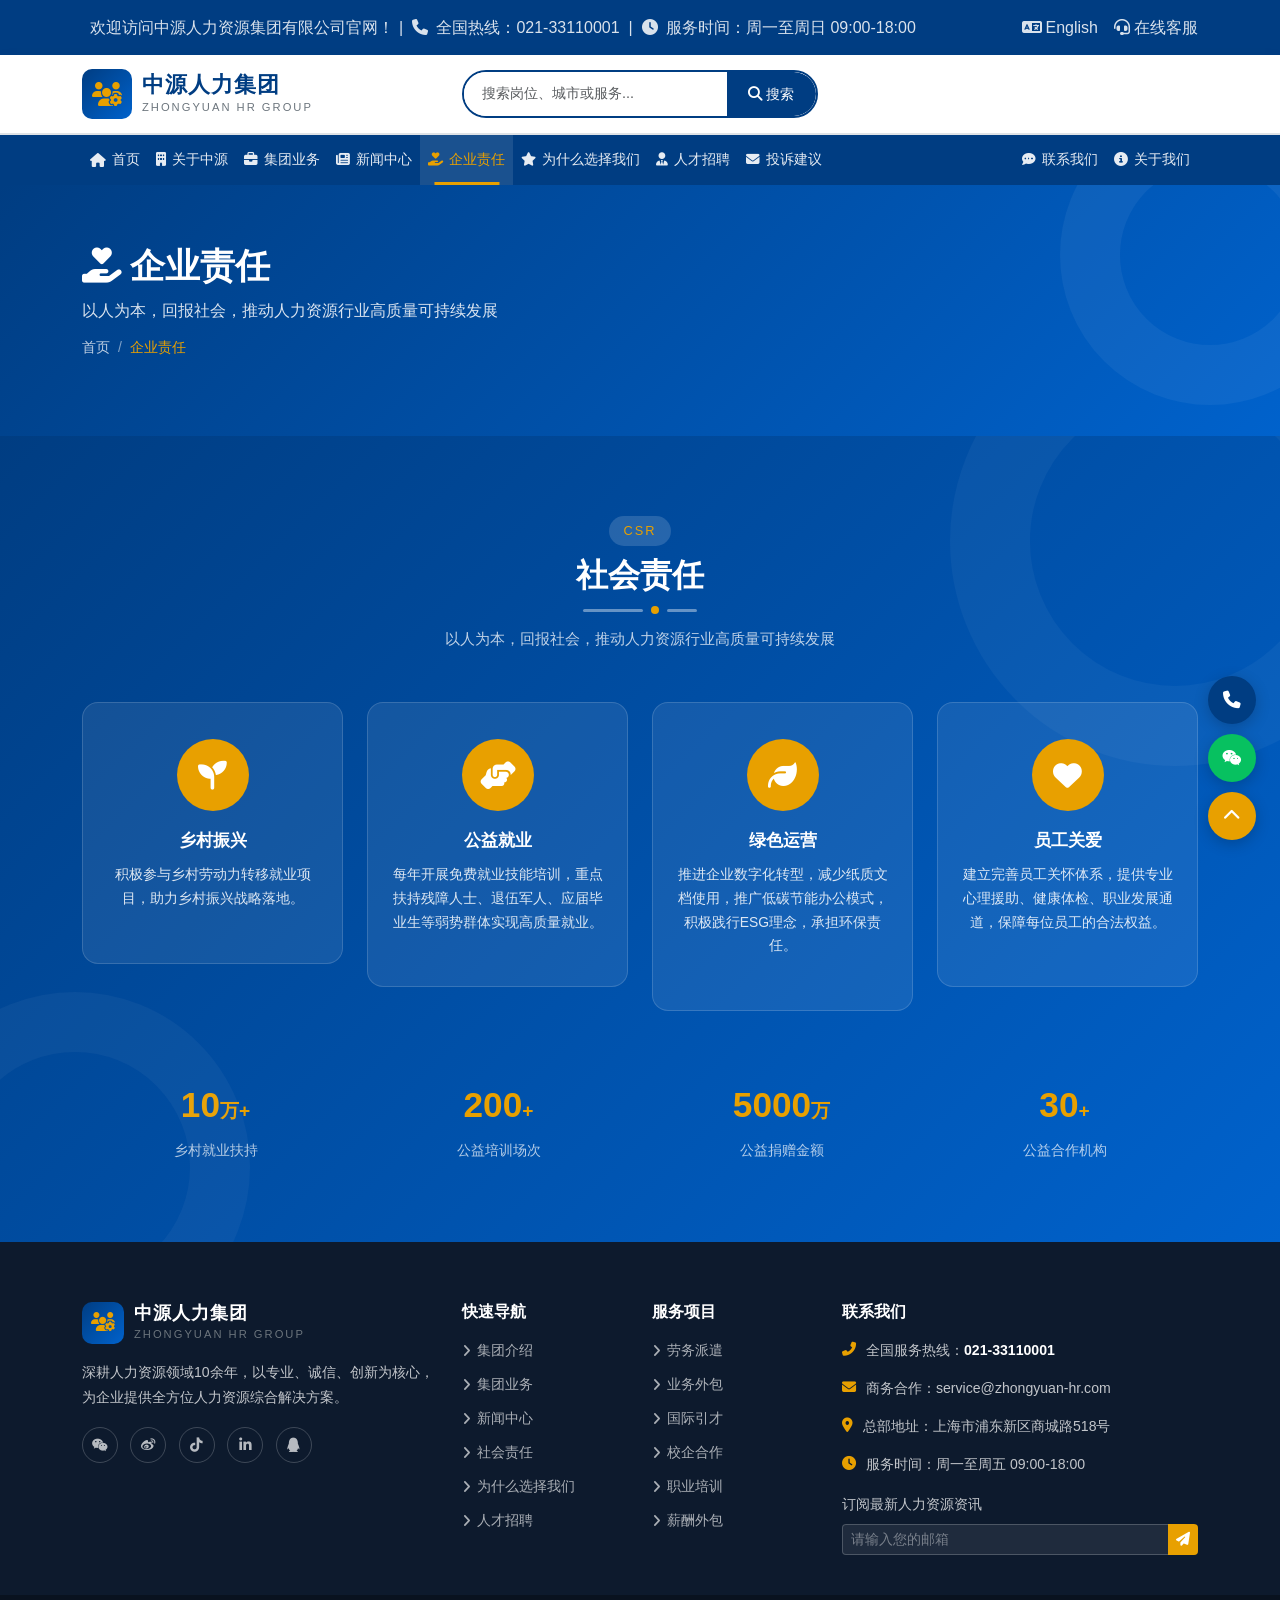
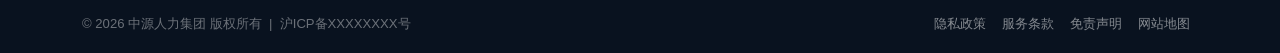
<file: csr.html>
<!DOCTYPE html>
<html lang="zh-CN">
<head>
    <meta charset="UTF-8">
    <meta name="viewport" content="width=device-width, initial-scale=1.0">
    <title>企业责任 - 中源人力集团</title>
    <link href="https://cdn.jsdelivr.net/npm/bootstrap@5.3.0/dist/css/bootstrap.min.css" rel="stylesheet">
    <link rel="stylesheet" href="https://cdnjs.cloudflare.com/ajax/libs/font-awesome/6.4.0/css/all.min.css">
    <link rel="stylesheet" href="style.css">
</head>
<body>

<!-- 顶部信息条 -->
<div class="top-bar" style="font-size: 16px;">
    <div class="container py-2">
        <div class="d-flex justify-content-between align-items-center">
            <div>
                <i class="fas fa me-1"></i> 欢迎访问中源人力资源集团有限公司官网！&nbsp;|&nbsp;
                <i class="fas fa-phone me-1"></i> 全国热线：021-33110001 &nbsp;|&nbsp;
                <i class="fas fa-clock me-1"></i> 服务时间：周一至周日 09:00-18:00
            </div>
            <div class="d-none d-md-flex align-items-center">
                <a href="#"><i class="fas fa-language me-1"></i>English</a>
                <a href="#"><i class="fas fa-headset me-1"></i>在线客服</a>
            </div>
        </div>
    </div>
</div>

<!-- 主头部 -->
<header class="main-header">
    <div class="container">
        <div class="row align-items-center">
            <div class="col-md-4 col-6">
                <a href="index.html" class="logo-wrap">
                    <div class="logo-icon-box"><i class="fas fa-users-cog"></i></div>
                    <div class="logo-text">
                        <span class="logo-main">中源人力集团</span>
                        <span class="logo-sub">ZHONGYUAN HR GROUP</span>
                    </div>
                </a>
            </div>
            <div class="col-md-4 d-none d-md-block">
                <div class="search-box">
                    <div class="input-group">
                        <input type="text" class="form-control search-input" placeholder="搜索岗位、城市或服务...">
                        <button class="search-btn" type="button"><i class="fas fa-search"></i> 搜索</button>
                    </div>
                </div>
            </div>
        </div>
    </div>
</header>

<!-- 主导航菜单 -->
<nav class="main-nav">
    <div class="container">
        <div class="nav-inner">
            <div class="d-flex">
                <a href="index.html" class="nav-item-link px-2" style="font-size:14px !important;"><i class="fas fa-home"></i>首页</a>
                <a href="about.html" class="nav-item-link px-2" style="font-size:13.5px !important;"><i class="fas fa-building"></i>关于中源</a>
                <a href="business.html" class="nav-item-link px-2" style="font-size:13.5px !important;"><i class="fas fa-briefcase"></i>集团业务</a>
                <a href="news.html" class="nav-item-link px-2" style="font-size:13.5px !important;"><i class="fas fa-newspaper"></i>新闻中心</a>
                <a href="csr.html" class="nav-item-link active px-2" style="font-size:13.5px !important;"><i class="fas fa-hand-holding-heart"></i>企业责任</a>
                <a href="why.html" class="nav-item-link px-2" style="font-size:13.5px !important;"><i class="fas fa-star"></i>为什么选择我们</a>
                <a href="#" class="nav-item-link px-2" style="font-size:13.5px !important;"><i class="fas fa-user-tie"></i>人才招聘</a>
                <a href="#" class="nav-item-link px-2" style="font-size:13.5px !important;"><i class="fas fa-envelope"></i>投诉建议</a>
            </div>
            <div class="d-flex nav-extra">
                <a href="#" class="nav-item-link px-2" style="font-size:13.5px !important;"><i class="fas fa-comment-dots"></i>联系我们</a>
                <a href="#" class="nav-item-link px-2" style="font-size:13.5px !important;"><i class="fas fa-info-circle"></i>关于我们</a>
            </div>
        </div>
    </div>
</nav>

<!-- 页面头图 -->
<div class="page-hero">
    <div class="container">
        <h1><i class="fas fa-hand-holding-heart me-2"></i>企业责任</h1>
        <p>以人为本，回报社会，推动人力资源行业高质量可持续发展</p>
        <nav aria-label="breadcrumb">
            <ol class="breadcrumb">
                <li class="breadcrumb-item"><a href="index.html">首页</a></li>
                <li class="breadcrumb-item active">企业责任</li>
            </ol>
        </nav>
    </div>
</div>

<!-- 社会责任区 -->
<section id="csr" class="csr-section">
    <div class="container">
        <div class="section-title">
            <div class="title-badge">CSR</div>
            <h2>社会责任</h2>
            <div class="title-line">
                <span class="line-long" style="background:rgba(255,255,255,0.4);"></span>
                <span class="line-dot"></span>
                <span class="line-short" style="background:rgba(255,255,255,0.4);"></span>
            </div>
            <p style="color:rgba(255,255,255,0.75);margin-top:12px;font-size:0.95rem;">
                以人为本，回报社会，推动人力资源行业高质量可持续发展
            </p>
        </div>

        <div class="row g-4">
            <div class="col-lg-3 col-md-6">
                <div class="csr-card fade-up fade-up-d1">
                    <div class="csr-icon"><i class="fas fa-seedling"></i></div>
                    <h5>乡村振兴</h5>
                    <p>积极参与乡村劳动力转移就业项目，助力乡村振兴战略落地。</p>
                </div>
            </div>
            <div class="col-lg-3 col-md-6">
                <div class="csr-card fade-up fade-up-d2">
                    <div class="csr-icon"><i class="fas fa-hands-helping"></i></div>
                    <h5>公益就业</h5>
                    <p>每年开展免费就业技能培训，重点扶持残障人士、退伍军人、应届毕业生等弱势群体实现高质量就业。</p>
                </div>
            </div>
            <div class="col-lg-3 col-md-6">
                <div class="csr-card fade-up fade-up-d3">
                    <div class="csr-icon"><i class="fas fa-leaf"></i></div>
                    <h5>绿色运营</h5>
                    <p>推进企业数字化转型，减少纸质文档使用，推广低碳节能办公模式，积极践行ESG理念，承担环保责任。</p>
                </div>
            </div>
            <div class="col-lg-3 col-md-6">
                <div class="csr-card fade-up fade-up-d4">
                    <div class="csr-icon"><i class="fas fa-heart"></i></div>
                    <h5>员工关爱</h5>
                    <p>建立完善员工关怀体系，提供专业心理援助、健康体检、职业发展通道，保障每位员工的合法权益。</p>
                </div>
            </div>
        </div>

        <!-- CSR 成绩数字展示 -->
        <div class="row g-3 mt-5">
            <div class="col-6 col-md-3 text-center fade-up fade-up-d1">
                <div style="font-size:2.2rem;font-weight:700;color:var(--accent-color);">10<span style="font-size:1.2rem;">万+</span></div>
                <div style="color:rgba(255,255,255,0.7);font-size:0.85rem;margin-top:4px;">乡村就业扶持</div>
            </div>
            <div class="col-6 col-md-3 text-center fade-up fade-up-d2">
                <div style="font-size:2.2rem;font-weight:700;color:var(--accent-color);">200<span style="font-size:1.2rem;">+</span></div>
                <div style="color:rgba(255,255,255,0.7);font-size:0.85rem;margin-top:4px;">公益培训场次</div>
            </div>
            <div class="col-6 col-md-3 text-center fade-up fade-up-d3">
                <div style="font-size:2.2rem;font-weight:700;color:var(--accent-color);">5000<span style="font-size:1.2rem;">万</span></div>
                <div style="color:rgba(255,255,255,0.7);font-size:0.85rem;margin-top:4px;">公益捐赠金额</div>
            </div>
            <div class="col-6 col-md-3 text-center fade-up fade-up-d4">
                <div style="font-size:2.2rem;font-weight:700;color:var(--accent-color);">30<span style="font-size:1.2rem;">+</span></div>
                <div style="color:rgba(255,255,255,0.7);font-size:0.85rem;margin-top:4px;">公益合作机构</div>
            </div>
        </div>
    </div>
</section>

<!-- 页脚 -->
<footer class="site-footer">
    <div class="container">
        <div class="row g-4">
            <div class="col-lg-4 col-md-6">
                <div class="footer-logo mb-3">
                    <div class="logo-wrap" style="pointer-events:none;">
                        <div class="logo-icon-box" style="width:42px;height:42px;"><i class="fas fa-users-cog" style="font-size:1.2rem;"></i></div>
                        <div class="logo-text">
                            <span class="logo-main" style="font-size:1.15rem;">中源人力集团</span>
                            <span class="logo-sub">ZHONGYUAN HR GROUP</span>
                        </div>
                    </div>
                </div>
                <p style="font-size:0.88rem;line-height:1.8;">深耕人力资源领域10余年，以专业、诚信、创新为核心，为企业提供全方位人力资源综合解决方案。</p>
                <div class="footer-social mt-3">
                    <a href="#" title="微信公众号"><i class="fab fa-weixin"></i></a>
                    <a href="#" title="微博"><i class="fab fa-weibo"></i></a>
                    <a href="#" title="抖音"><i class="fab fa-tiktok"></i></a>
                    <a href="#" title="领英"><i class="fab fa-linkedin-in"></i></a>
                    <a href="#" title="QQ"><i class="fab fa-qq"></i></a>
                </div>
            </div>
            <div class="col-lg-2 col-md-3 col-6">
                <h6>快速导航</h6>
                <ul class="footer-links-list">
                    <li><a href="about.html"><i class="fas fa-angle-right"></i>集团介绍</a></li>
                    <li><a href="business.html"><i class="fas fa-angle-right"></i>集团业务</a></li>
                    <li><a href="news.html"><i class="fas fa-angle-right"></i>新闻中心</a></li>
                    <li><a href="csr.html"><i class="fas fa-angle-right"></i>社会责任</a></li>
                    <li><a href="why.html"><i class="fas fa-angle-right"></i>为什么选择我们</a></li>
                    <li><a href="#"><i class="fas fa-angle-right"></i>人才招聘</a></li>
                </ul>
            </div>
            <div class="col-lg-2 col-md-3 col-6">
                <h6>服务项目</h6>
                <ul class="footer-links-list">
                    <li><a href="#"><i class="fas fa-angle-right"></i>劳务派遣</a></li>
                    <li><a href="#"><i class="fas fa-angle-right"></i>业务外包</a></li>
                    <li><a href="#"><i class="fas fa-angle-right"></i>国际引才</a></li>
                    <li><a href="#"><i class="fas fa-angle-right"></i>校企合作</a></li>
                    <li><a href="#"><i class="fas fa-angle-right"></i>职业培训</a></li>
                    <li><a href="#"><i class="fas fa-angle-right"></i>薪酬外包</a></li>
                </ul>
            </div>
            <div class="col-lg-4 col-md-6">
                <h6>联系我们</h6>
                <div class="footer-contact-item"><i class="fas fa-phone-alt"></i><span>全国服务热线：<strong style="color:#fff;">021-33110001</strong></span></div>
                <div class="footer-contact-item"><i class="fas fa-envelope"></i><span>商务合作：service@zhongyuan-hr.com</span></div>
                <div class="footer-contact-item"><i class="fas fa-map-marker-alt"></i><span>总部地址：上海市浦东新区商城路518号</span></div>
                <div class="footer-contact-item"><i class="fas fa-clock"></i><span>服务时间：周一至周五 09:00-18:00</span></div>
                <div class="footer-subscribe mt-3">
                    <p style="font-size:0.85rem;margin-bottom:8px;">订阅最新人力资源资讯</p>
                    <div class="input-group">
                        <input type="email" class="form-control form-control-sm" placeholder="请输入您的邮箱">
                        <button class="btn btn-sm"><i class="fas fa-paper-plane"></i></button>
                    </div>
                </div>
            </div>
        </div>
    </div>
    <div class="footer-bottom">
        <div class="container">
            <div class="d-flex flex-wrap justify-content-between align-items-center">
                <div>&copy; <span id="currentYear"></span> 中源人力集团 版权所有 &nbsp;|&nbsp; 沪ICP备XXXXXXXX号</div>
                <div><a href="#">隐私政策</a><a href="#">服务条款</a><a href="#">免责声明</a><a href="#">网站地图</a></div>
            </div>
        </div>
    </div>
</footer>

<div class="float-contact">
    <a href="tel:021-33110001" class="float-btn float-btn-phone" title="电话咨询"><i class="fas fa-phone"></i></a>
    <a href="#" class="float-btn float-btn-wechat" title="微信咨询"><i class="fab fa-weixin"></i></a>
    <a href="#" class="float-btn float-btn-top" title="返回顶部" id="backToTop"><i class="fas fa-chevron-up"></i></a>
</div>

<script src="https://cdn.jsdelivr.net/npm/bootstrap@5.3.0/dist/js/bootstrap.bundle.min.js"></script>
<script>
    (function () {
        var yearEl = document.getElementById('currentYear');
        if (yearEl) yearEl.textContent = new Date().getFullYear();
        var topBtn = document.getElementById('backToTop');
        if (topBtn) topBtn.addEventListener('click', function(e) { e.preventDefault(); window.scrollTo({ top: 0, behavior: 'smooth' }); });
    })();
</script>
</body>
</html>
</file>
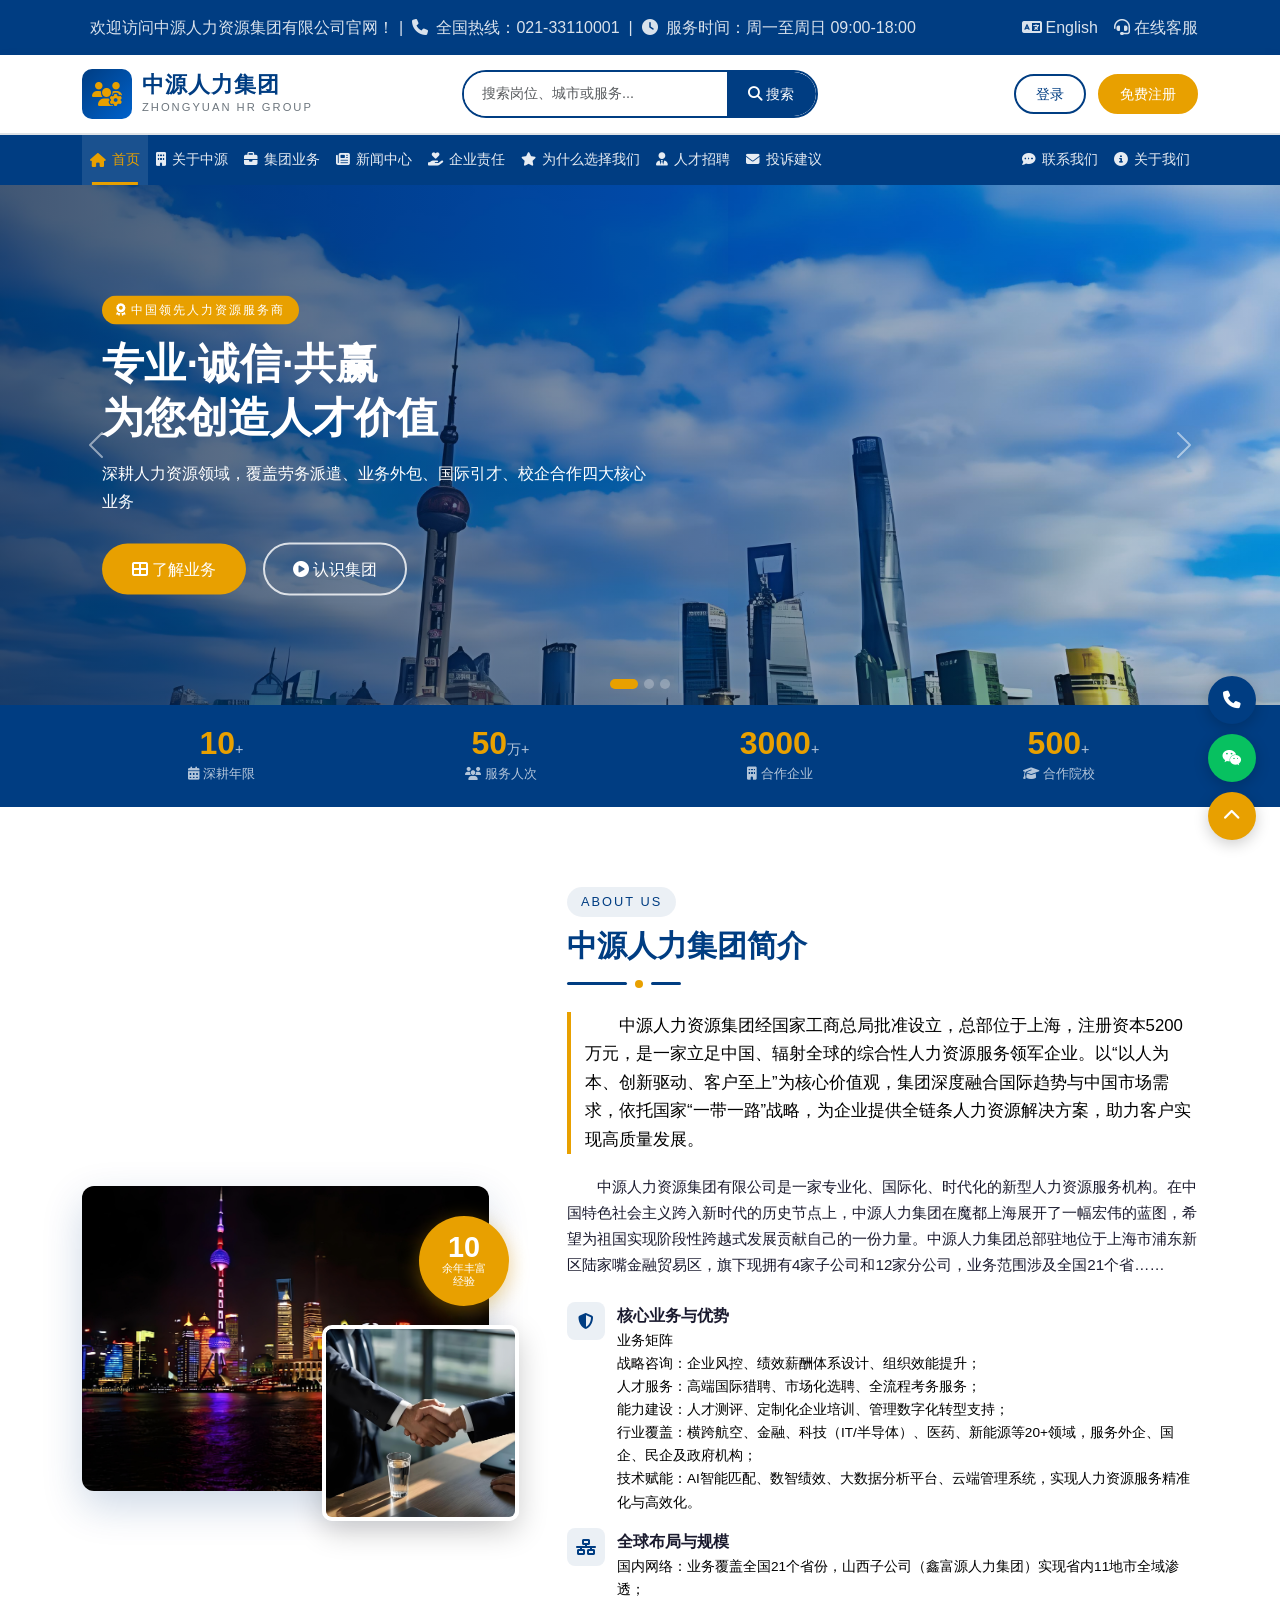
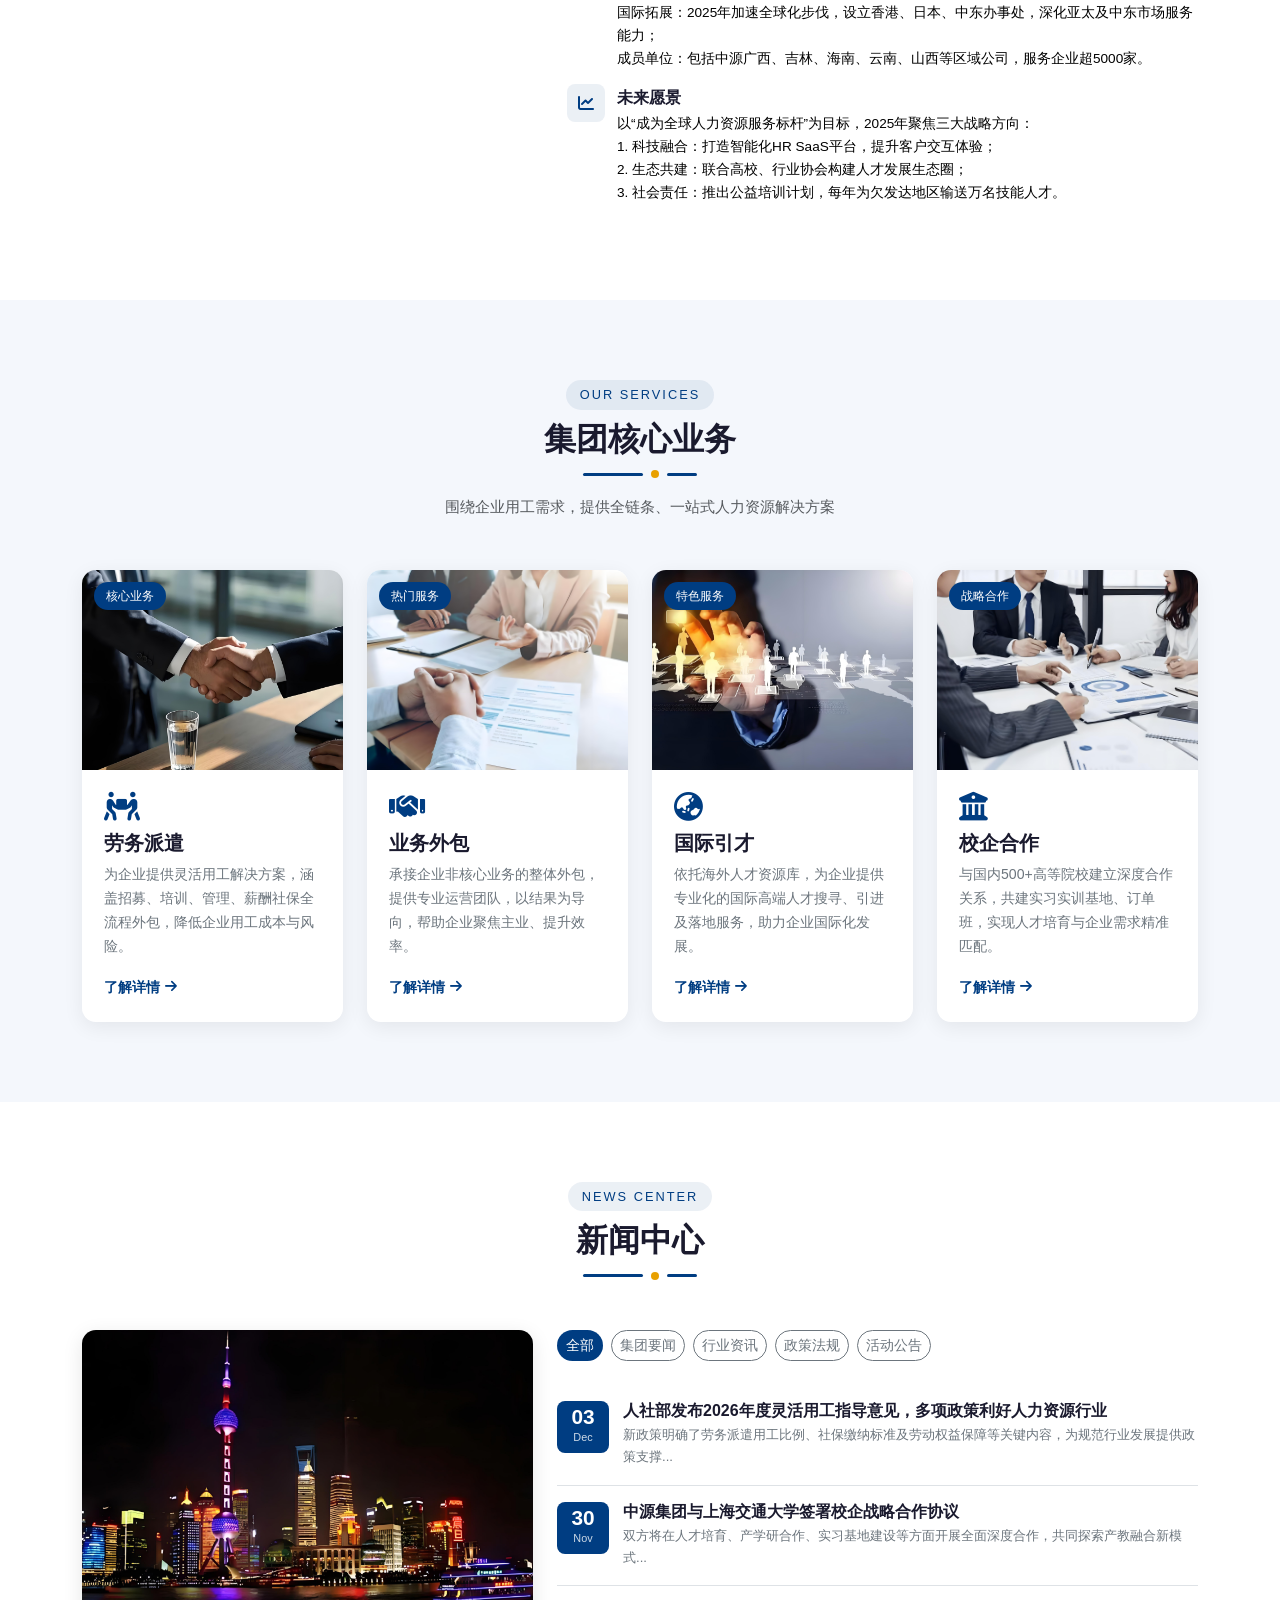
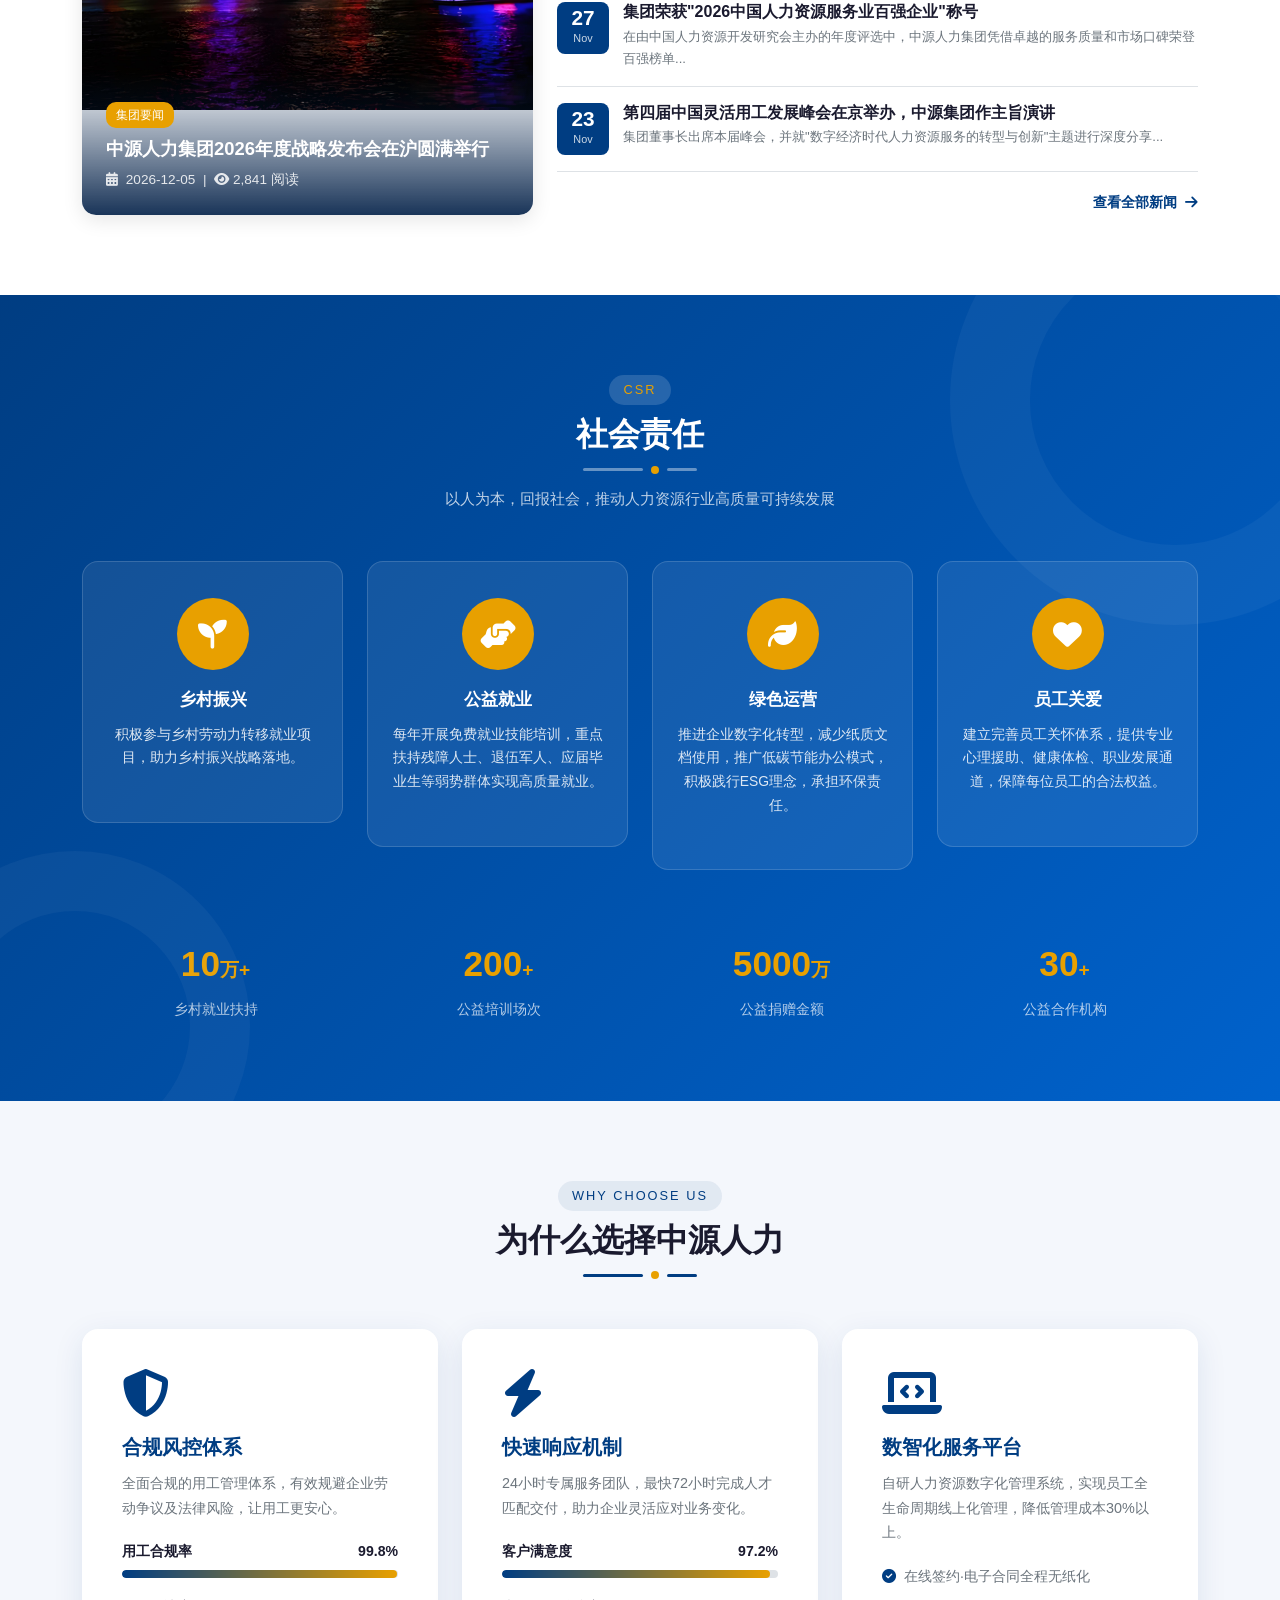
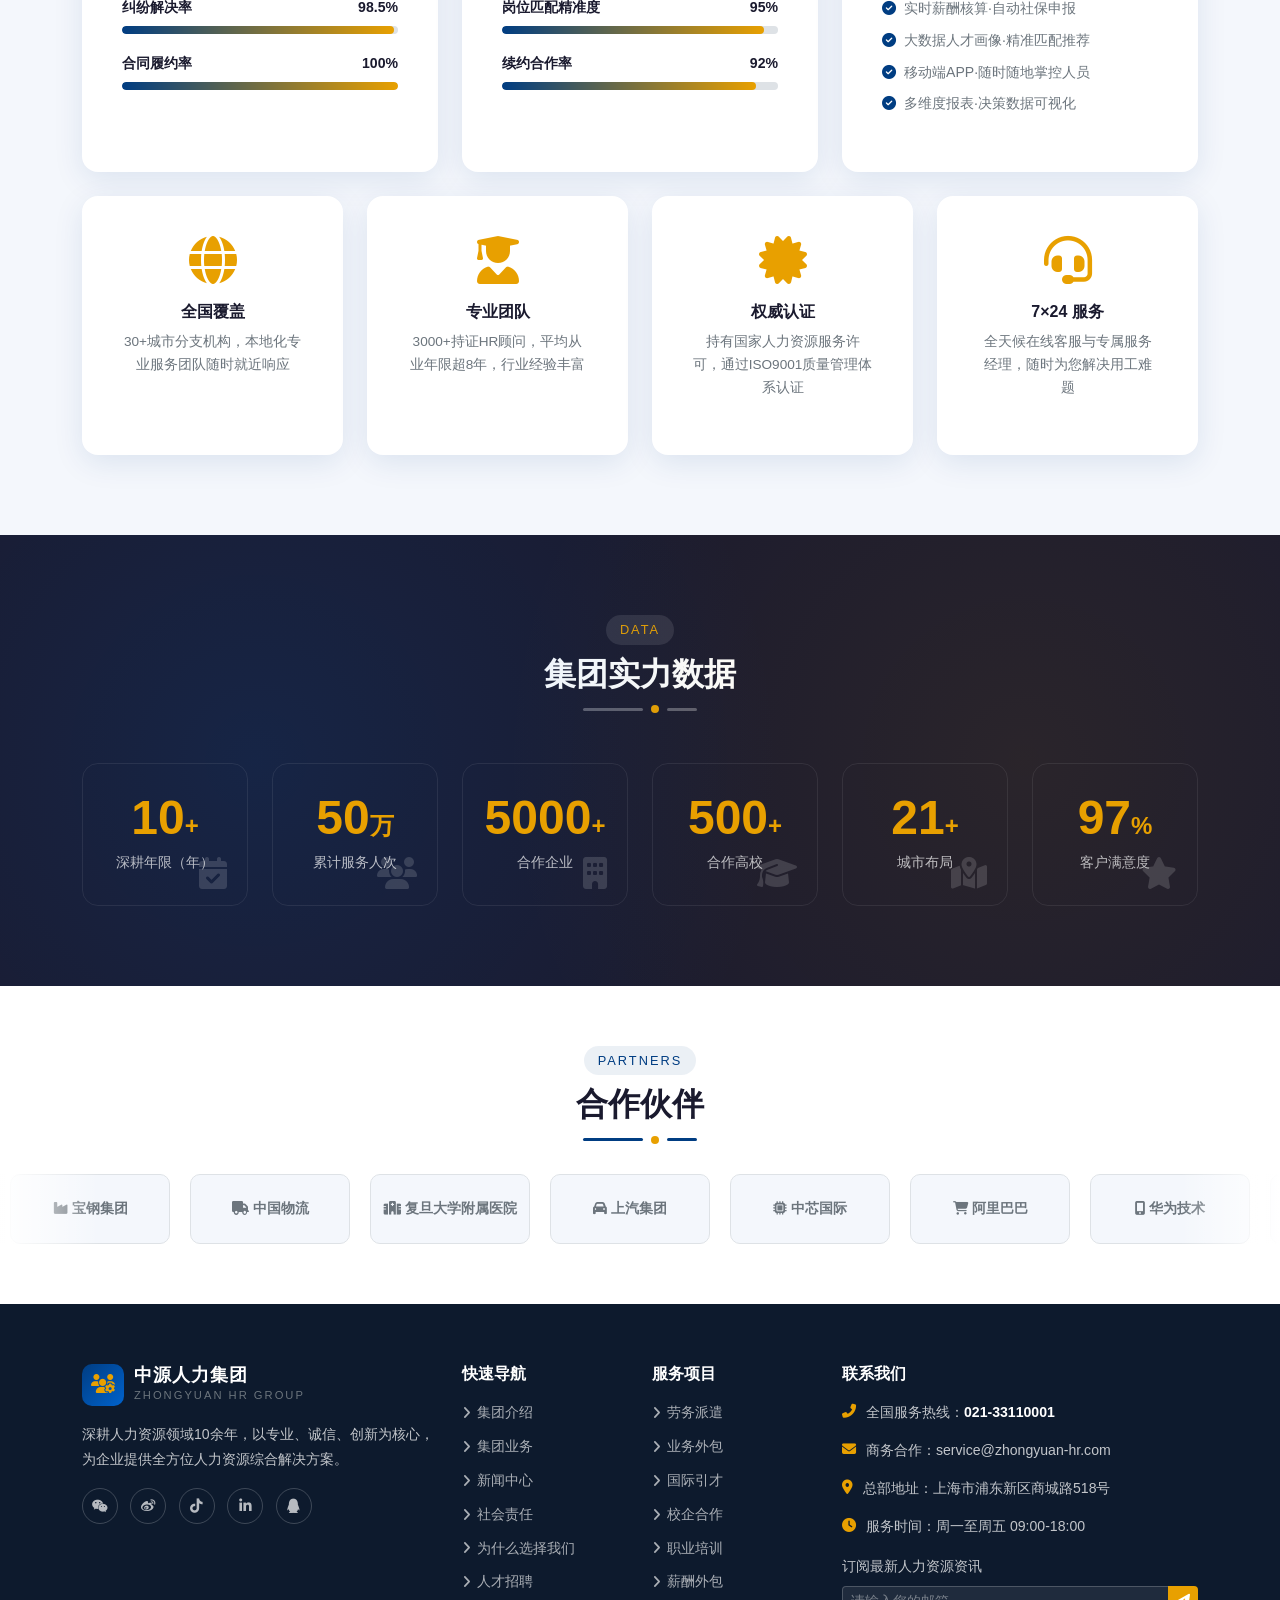
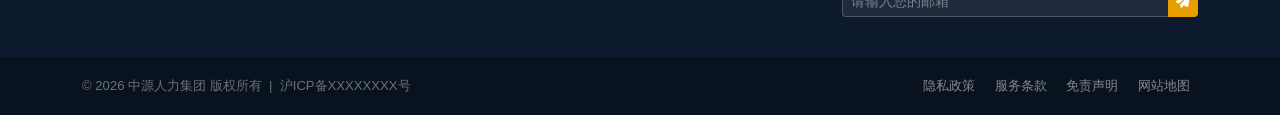
<file: index - 副本.html>
<!DOCTYPE html>
<html lang="zh-CN">
<head>
    <meta charset="UTF-8">
    <meta name="viewport" content="width=device-width, initial-scale=1.0">
    <title>中源人力集团 - 专业人力资源综合服务商</title>

    <!-- Bootstrap 5.3 CSS -->
    <link href="https://cdn.jsdelivr.net/npm/bootstrap@5.3.0/dist/css/bootstrap.min.css" rel="stylesheet">

    <!-- Font Awesome 6 图标库 -->
    <link rel="stylesheet" href="https://cdnjs.cloudflare.com/ajax/libs/font-awesome/6.4.0/css/all.min.css">

    <style>
        /* ===== CSS 自定义变量 / 品牌色系 ===== */
        :root {
            --primary-color: #003d82;      /* 主色调 - 深蓝（专业、信任感） */
            --secondary-color: #0062cc;    /* 辅助蓝 - 中蓝 */
            --accent-color: #e8a000;       /* 强调色 - 金黄（活力、权威） */
            --dark-color: #1a1a2e;         /* 深色背景/文字 */
            --light-bg: #f4f7fc;           /* 浅灰蓝背景 */
            --white: #ffffff;
            --text-muted: #6c757d;
            --border-color: #dee2e6;
        }

        /* ===== 基础重置 ===== */
        * {
            box-sizing: border-box;
        }

        body {
            font-family: 'Microsoft YaHei', '微软雅黑', sans-serif;
            color: var(--dark-color);
            line-height: 1.7;
            overflow-x: hidden;
        }

        /* ===== 顶部头部区域 ===== */
        /* 顶部信息条：最顶端细长条，显示联系信息 */
        .top-bar {
            background: var(--primary-color);
            color: rgba(255, 255, 255, 0.85);
            font-size: 0.82rem;
            padding: 6px 0;
            /* 入场动画：从上滑入 */
            animation: slideDown 0.5s ease-out;
        }

        @keyframes slideDown {
            from { transform: translateY(-100%); opacity: 0; }
            to   { transform: translateY(0);    opacity: 1; }
        }

        .top-bar a {
            color: rgba(255, 255, 255, 0.85);
            text-decoration: none;
            margin-left: 16px;
            transition: color 0.2s;
        }

        .top-bar a:hover {
            color: var(--accent-color);
        }

        /* ===== 主头部（LOGO + 搜索 + 登录注册） ===== */
        .main-header {
            background: var(--white);
            padding: 14px 0;
            border-bottom: 2px solid var(--border-color);
            box-shadow: 0 2px 10px rgba(0, 61, 130, 0.08);
            /* 入场动画 */
            animation: slideDown 0.6s ease-out;
        }

        /* LOGO 区域：图标 + 文字组合 */
        .logo-wrap {
            display: flex;
            align-items: center;
            text-decoration: none;
            gap: 10px;
        }

        /* LOGO 图标圆圈背景 */
        .logo-icon-box {
            width: 50px;
            height: 50px;
            background: linear-gradient(135deg, var(--primary-color), var(--secondary-color));
            border-radius: 10px;
            display: flex;
            align-items: center;
            justify-content: center;
            flex-shrink: 0;
            /* 悬停旋转效果 */
            transition: transform 0.4s ease;
        }

        .logo-wrap:hover .logo-icon-box {
            transform: rotate(10deg) scale(1.05);
        }

        .logo-icon-box i {
            color: var(--accent-color);
            font-size: 1.5rem;
        }

        /* LOGO 文字 */
        .logo-text {
            display: flex;
            flex-direction: column;
        }

        .logo-text .logo-main {
            font-size: 1.35rem;
            font-weight: 700;
            color: var(--primary-color);
            line-height: 1.2;
            letter-spacing: 1px;
        }

        .logo-text .logo-sub {
            font-size: 0.7rem;
            color: var(--text-muted);
            letter-spacing: 2px;
            text-transform: uppercase;
        }

        /* 搜索框：圆角胶囊样式 */
        .search-box {
            border: 2px solid var(--primary-color);
            border-radius: 30px;
            overflow: hidden;
            transition: border-color 0.3s, box-shadow 0.3s;
        }

        .search-box:focus-within {
            border-color: var(--accent-color);
            box-shadow: 0 0 0 3px rgba(232, 160, 0, 0.15);
        }

        /* 搜索输入框 */
        .search-input {
            border: none !important;
            padding: 10px 18px;
            font-size: 0.9rem;
            box-shadow: none !important;
            outline: none;
        }

        /* 搜索按钮 */
        .search-btn {
            background: var(--primary-color);
            color: var(--white);
            border: none;
            padding: 10px 22px;
            border-radius: 0 30px 30px 0;
            cursor: pointer;
            font-size: 0.9rem;
            transition: background 0.3s;
        }

        .search-btn:hover {
            background: var(--accent-color);
        }

        /* 注册/登录按钮组 */
        .header-auth .btn-login {
            color: var(--primary-color);
            border: 2px solid var(--primary-color);
            border-radius: 20px;
            padding: 6px 20px;
            text-decoration: none;
            font-size: 0.9rem;
            margin-right: 8px;
            transition: all 0.3s;
            display: inline-block;
        }

        .header-auth .btn-login:hover {
            background: var(--primary-color);
            color: var(--white);
        }

        .header-auth .btn-register {
            background: var(--accent-color);
            color: var(--white);
            border: 2px solid var(--accent-color);
            border-radius: 20px;
            padding: 6px 20px;
            text-decoration: none;
            font-size: 0.9rem;
            transition: all 0.3s;
            display: inline-block;
        }

        .header-auth .btn-register:hover {
            background: #c88a00;
            border-color: #c88a00;
        }

        /* ===== 主导航菜单 ===== */
        .main-nav {
            background: var(--primary-color);
            position: sticky;  /* 菜单吸顶 */
            top: 0;
            z-index: 1000;
        }

        /* 菜单容器：左右与 header 的 container 对齐 */
        .nav-inner {
            display: flex;
            justify-content: space-between;
            align-items: stretch;
        }

        /* 单个菜单项 */
        .nav-item-link {
            color: rgba(255, 255, 255, 0.9);
            text-decoration: none;
            padding: 13px 22px;
            display: flex;
            align-items: center;
            gap: 6px;
            font-size: 0.95rem;
            position: relative;
            transition: background 0.25s, color 0.25s;
            white-space: nowrap;
        }

        /* 菜单悬停下划线动画 */
        .nav-item-link::after {
            content: '';
            position: absolute;
            bottom: 0;
            left: 50%;
            transform: translateX(-50%);
            width: 0;
            height: 3px;
            background: var(--accent-color);
            transition: width 0.3s ease;
        }

        .nav-item-link:hover::after,
        .nav-item-link.active::after {
            width: 70%;
        }

        .nav-item-link:hover,
        .nav-item-link.active {
            background: rgba(255, 255, 255, 0.1);
            color: var(--accent-color);
        }

        /* ===== 通用区块标题 ===== */
        .section-title {
            text-align: center;
            margin-bottom: 50px;
        }

        .section-title .title-badge {
            display: inline-block;
            background: rgba(0, 61, 130, 0.08);
            color: var(--primary-color);
            font-size: 0.8rem;
            padding: 4px 14px;
            border-radius: 20px;
            margin-bottom: 10px;
            letter-spacing: 2px;
        }

        .section-title h2 {
            font-size: 2rem;
            font-weight: 700;
            color: var(--dark-color);
            margin-bottom: 12px;
        }

        /* 标题下方装饰线 */
        .section-title .title-line {
            display: flex;
            align-items: center;
            justify-content: center;
            gap: 8px;
        }

        .section-title .title-line span {
            display: block;
            height: 3px;
            border-radius: 3px;
        }

        .section-title .title-line .line-long {
            width: 60px;
            background: var(--primary-color);
        }

        .section-title .title-line .line-dot {
            width: 8px;
            height: 8px;
            border-radius: 50%;
            background: var(--accent-color);
        }

        .section-title .title-line .line-short {
            width: 30px;
            background: var(--primary-color);
        }

        /* ===== Banner 轮播区 ===== */
        /* 轮播图整体容器 */
        .hero-carousel .carousel-item {
            height: 520px;
            background-size: cover;
            background-position: center;
            position: relative;
        }

        /* 轮播图遮罩层：增强文字可读性 */
        .hero-carousel .carousel-item::before {
            content: '';
            position: absolute;
            inset: 0;
            background: linear-gradient(to right, rgba(0, 30, 70, 0.75) 0%, rgba(0, 30, 70, 0.2) 100%);
        }

        /* 轮播文字区域 */
        .hero-carousel .carousel-caption {
            left: 8%;
            right: auto;
            bottom: auto;
            top: 50%;
            transform: translateY(-50%);
            text-align: left;
            max-width: 550px;
        }

        /* 轮播标签 */
        .hero-carousel .hero-tag {
            display: inline-block;
            background: var(--accent-color);
            color: var(--white);
            font-size: 0.78rem;
            padding: 4px 14px;
            border-radius: 20px;
            margin-bottom: 12px;
            letter-spacing: 2px;
            /* 入场动画 */
            animation: fadeInLeft 0.8s ease-out 0.2s both;
        }

        .hero-carousel .hero-title {
            font-size: 2.6rem;
            font-weight: 700;
            margin-bottom: 15px;
            line-height: 1.3;
            animation: fadeInLeft 0.8s ease-out 0.4s both;
        }

        .hero-carousel .hero-desc {
            font-size: 1rem;
            opacity: 0.9;
            margin-bottom: 28px;
            animation: fadeInLeft 0.8s ease-out 0.6s both;
        }

        .hero-carousel .hero-btns {
            animation: fadeInLeft 0.8s ease-out 0.8s both;
        }

        /* 轮播按钮 */
        .hero-carousel .btn-hero-primary {
            background: var(--accent-color);
            color: var(--white);
            border: none;
            padding: 12px 30px;
            border-radius: 30px;
            text-decoration: none;
            font-size: 1rem;
            margin-right: 12px;
            display: inline-block;
            transition: transform 0.3s, box-shadow 0.3s;
        }

        .hero-carousel .btn-hero-primary:hover {
            transform: translateY(-3px);
            box-shadow: 0 8px 20px rgba(232, 160, 0, 0.4);
        }

        .hero-carousel .btn-hero-outline {
            border: 2px solid rgba(255, 255, 255, 0.8);
            color: var(--white);
            padding: 11px 28px;
            border-radius: 30px;
            text-decoration: none;
            font-size: 1rem;
            display: inline-block;
            transition: all 0.3s;
        }

        .hero-carousel .btn-hero-outline:hover {
            background: rgba(255, 255, 255, 0.15);
            border-color: var(--white);
        }

        @keyframes fadeInLeft {
            from { opacity: 0; transform: translateX(-40px); }
            to   { opacity: 1; transform: translateX(0); }
        }

        /* 轮播指示点 */
        .hero-carousel .carousel-indicators [data-bs-target] {
            width: 10px;
            height: 10px;
            border-radius: 50%;
            background: rgba(255, 255, 255, 0.5);
            border: none;
        }

        .hero-carousel .carousel-indicators .active {
            background: var(--accent-color);
            width: 28px;
            border-radius: 5px;
        }

        /* ===== 快速数据统计条（Banner 正下方） ===== */
        .quick-stats {
            background: var(--primary-color);
            padding: 0;
        }

        /* 单个统计项 */
        .quick-stat-item {
            text-align: center;
            padding: 22px 10px;
            color: var(--white);
            border-right: 1px solid rgba(255, 255, 255, 0.15);
            transition: background 0.3s;
        }

        .quick-stat-item:last-child {
            border-right: none;
        }

        .quick-stat-item:hover {
            background: rgba(255, 255, 255, 0.08);
        }

        .quick-stat-item .stat-num {
            font-size: 2rem;
            font-weight: 700;
            color: var(--accent-color);
            line-height: 1;
        }

        .quick-stat-item .stat-unit {
            font-size: 0.9rem;
            font-weight: 400;
            color: rgba(255, 255, 255, 0.7);
        }

        .quick-stat-item .stat-label {
            font-size: 0.82rem;
            color: rgba(255, 255, 255, 0.7);
            margin-top: 4px;
        }

        /* ===== 集团介绍区 ===== */
        .about-section {
            padding: 80px 0;
            background: var(--white);
        }

        /* 集团介绍左侧图片区叠加效果 */
        .about-img-wrap {
            position: relative;
            padding-bottom: 30px;
            padding-right: 30px;
        }

        /* 主图 */
        .about-img-main {
            width: 100%;
            border-radius: 12px;
            box-shadow: 0 15px 40px rgba(0, 61, 130, 0.2);
            display: block;
            transition: transform 0.5s ease;
        }

        .about-img-wrap:hover .about-img-main {
            transform: scale(1.02);
        }

        /* 浮动小图（右下角叠加） */
        .about-img-sub {
            position: absolute;
            right: 0;
            bottom: 0;
            width: 45%;
            border-radius: 10px;
            box-shadow: 0 10px 30px rgba(0, 0, 0, 0.2);
            border: 4px solid var(--white);
        }

        /* 经验年数浮动徽章 */
        .about-badge {
            position: absolute;
            top: 30px;
            right: 10px;
            background: var(--accent-color);
            color: var(--white);
            text-align: center;
            border-radius: 50%;
            width: 90px;
            height: 90px;
            display: flex;
            flex-direction: column;
            align-items: center;
            justify-content: center;
            box-shadow: 0 5px 20px rgba(232, 160, 0, 0.4);
            /* 脉冲动画 */
            animation: pulseBadge 2.5s ease-in-out infinite;
        }

        @keyframes pulseBadge {
            0%, 100% { box-shadow: 0 5px 20px rgba(232, 160, 0, 0.4); }
            50%       { box-shadow: 0 5px 30px rgba(232, 160, 0, 0.7); }
        }

        .about-badge .badge-num {
            font-size: 1.8rem;
            font-weight: 700;
            line-height: 1;
        }

        .about-badge .badge-text {
            font-size: 0.7rem;
            line-height: 1.2;
        }

        /* 集团介绍右侧文字 */
        .about-content h2 {
            font-size: 1.9rem;
            font-weight: 700;
            color: var(--primary-color);
            margin-bottom: 16px;
        }

        .about-content .about-lead {
            font-size: 1.05rem;
            color: var(--text-muted);
            margin-bottom: 20px;
            border-left: 4px solid var(--accent-color);
            padding-left: 14px;
        }

        /* 特色亮点列表 */
        .about-features li {
            display: flex;
            align-items: flex-start;
            gap: 12px;
            margin-bottom: 14px;
            transition: transform 0.2s;
        }

        .about-features li:hover {
            transform: translateX(6px);
        }

        .about-features .feat-icon {
            width: 38px;
            height: 38px;
            background: rgba(0, 61, 130, 0.08);
            border-radius: 8px;
            display: flex;
            align-items: center;
            justify-content: center;
            color: var(--primary-color);
            flex-shrink: 0;
            font-size: 1rem;
        }

        .about-features .feat-title {
            font-weight: 600;
            color: var(--dark-color);
        }

        .about-features .feat-desc {
            font-size: 0.85rem;
            color: var(--text-muted);
        }

        /* ===== 集团业务区 ===== */
        .business-section {
            padding: 80px 0;
            background: var(--light-bg);
        }

        /* 业务卡片 */
        .biz-card {
            background: var(--white);
            border-radius: 14px;
            overflow: hidden;
            box-shadow: 0 5px 20px rgba(0, 0, 0, 0.07);
            transition: transform 0.35s ease, box-shadow 0.35s ease;
            height: 100%;
        }

        .biz-card:hover {
            transform: translateY(-10px);
            box-shadow: 0 20px 40px rgba(0, 61, 130, 0.15);
        }

        /* 业务卡片图片区 */
        .biz-card-img {
            height: 200px;
            overflow: hidden;
            position: relative;
        }

        .biz-card-img img {
            width: 100%;
            height: 100%;
            object-fit: cover;
            transition: transform 0.5s ease;
        }

        .biz-card:hover .biz-card-img img {
            transform: scale(1.08);
        }

        /* 业务卡片图片上的标签 */
        .biz-card-tag {
            position: absolute;
            top: 12px;
            left: 12px;
            background: var(--primary-color);
            color: var(--white);
            font-size: 0.75rem;
            padding: 4px 12px;
            border-radius: 14px;
        }

        /* 业务卡片内容区 */
        .biz-card-body {
            padding: 22px;
        }

        .biz-card-body .biz-icon {
            font-size: 1.8rem;
            color: var(--primary-color);
            margin-bottom: 10px;
            display: block;
            /* 悬停旋转 */
            transition: transform 0.4s ease;
        }

        .biz-card:hover .biz-card-body .biz-icon {
            transform: rotate(15deg) scale(1.1);
        }

        .biz-card-body h5 {
            font-weight: 700;
            color: var(--dark-color);
            margin-bottom: 8px;
        }

        .biz-card-body p {
            font-size: 0.88rem;
            color: var(--text-muted);
            line-height: 1.7;
            margin-bottom: 14px;
        }

        /* 业务了解更多链接 */
        .biz-more {
            font-size: 0.85rem;
            color: var(--primary-color);
            text-decoration: none;
            display: inline-flex;
            align-items: center;
            gap: 5px;
            font-weight: 600;
            transition: gap 0.3s;
        }

        .biz-more:hover {
            gap: 10px;
            color: var(--accent-color);
        }

        /* ===== 新闻中心区 ===== */
        .news-section {
            padding: 80px 0;
            background: var(--white);
        }

        /* 新闻大图卡片（左侧） */
        .news-feature-card {
            border-radius: 14px;
            overflow: hidden;
            box-shadow: 0 5px 20px rgba(0, 0, 0, 0.1);
            position: relative;
            height: 100%;
            cursor: pointer;
        }

        .news-feature-card img {
            width: 100%;
            height: 380px;
            object-fit: cover;
            transition: transform 0.5s ease;
        }

        .news-feature-card:hover img {
            transform: scale(1.05);
        }

        /* 新闻大图遮罩文字 */
        .news-feature-overlay {
            position: absolute;
            bottom: 0;
            left: 0;
            right: 0;
            background: linear-gradient(to top, rgba(0, 30, 70, 0.9) 0%, transparent 100%);
            padding: 30px 24px 24px;
            color: var(--white);
        }

        .news-feature-overlay .news-date-badge {
            display: inline-block;
            background: var(--accent-color);
            font-size: 0.75rem;
            padding: 3px 10px;
            border-radius: 10px;
            margin-bottom: 10px;
        }

        .news-feature-overlay h4 {
            font-size: 1.15rem;
            font-weight: 700;
            margin-bottom: 8px;
        }

        /* 新闻列表（右侧） */
        .news-list-item {
            display: flex;
            gap: 14px;
            padding: 16px 0;
            border-bottom: 1px solid var(--border-color);
            transition: transform 0.2s, background 0.2s;
        }

        .news-list-item:last-child {
            border-bottom: none;
        }

        .news-list-item:hover {
            transform: translateX(5px);
        }

        /* 新闻日期方块 */
        .news-date-box {
            min-width: 52px;
            height: 52px;
            background: var(--primary-color);
            color: var(--white);
            border-radius: 8px;
            display: flex;
            flex-direction: column;
            align-items: center;
            justify-content: center;
            flex-shrink: 0;
        }

        .news-date-box .day {
            font-size: 1.3rem;
            font-weight: 700;
            line-height: 1;
        }

        .news-date-box .month {
            font-size: 0.68rem;
            opacity: 0.8;
        }

        .news-list-item h6 {
            font-weight: 600;
            margin-bottom: 4px;
            color: var(--dark-color);
            transition: color 0.2s;
        }

        .news-list-item:hover h6 {
            color: var(--primary-color);
        }

        .news-list-item p {
            font-size: 0.82rem;
            color: var(--text-muted);
            margin: 0;
            /* 超出截断 */
            display: -webkit-box;
            -webkit-line-clamp: 2;
            -webkit-box-orient: vertical;
            overflow: hidden;
        }

        /* ===== 社会责任区 ===== */
        .csr-section {
            padding: 80px 0;
            background: linear-gradient(135deg, #003d82 0%, #0062cc 100%);
            color: var(--white);
            position: relative;
            overflow: hidden;
        }

        /* 背景装饰圆圈 */
        .csr-section::before {
            content: '';
            position: absolute;
            top: -120px;
            right: -120px;
            width: 450px;
            height: 450px;
            border-radius: 50%;
            border: 80px solid rgba(255, 255, 255, 0.04);
            /* 缓慢旋转 */
            animation: slowRotate 20s linear infinite;
        }

        .csr-section::after {
            content: '';
            position: absolute;
            bottom: -100px;
            left: -100px;
            width: 350px;
            height: 350px;
            border-radius: 50%;
            border: 60px solid rgba(255, 255, 255, 0.04);
            animation: slowRotate 15s linear infinite reverse;
        }

        @keyframes slowRotate {
            from { transform: rotate(0deg); }
            to   { transform: rotate(360deg); }
        }

        .csr-section .section-title h2 {
            color: var(--white);
        }

        .csr-section .section-title .title-badge {
            background: rgba(255, 255, 255, 0.15);
            color: var(--accent-color);
        }

        /* 社会责任卡片 */
        .csr-card {
            background: rgba(255, 255, 255, 0.08);
            border: 1px solid rgba(255, 255, 255, 0.15);
            border-radius: 16px;
            padding: 36px 24px;
            text-align: center;
            position: relative;
            z-index: 1;
            transition: background 0.35s, transform 0.35s, border-color 0.35s;
        }

        .csr-card:hover {
            background: rgba(255, 255, 255, 0.15);
            transform: translateY(-8px);
            border-color: rgba(255, 255, 255, 0.3);
        }

        /* CSR 图标圆圈 */
        .csr-icon {
            width: 72px;
            height: 72px;
            background: var(--accent-color);
            border-radius: 50%;
            display: flex;
            align-items: center;
            justify-content: center;
            margin: 0 auto 20px;
            font-size: 1.8rem;
            color: var(--white);
            /* 悬停跳动 */
            transition: transform 0.35s;
        }

        .csr-card:hover .csr-icon {
            transform: scale(1.15) rotate(-10deg);
        }

        .csr-card h5 {
            font-weight: 700;
            margin-bottom: 12px;
            font-size: 1.05rem;
        }

        .csr-card p {
            font-size: 0.87rem;
            opacity: 0.85;
            line-height: 1.7;
        }

        /* ===== 为什么选择我们（特色优势） ===== */
        .why-section {
            padding: 80px 0;
            background: var(--light-bg);
        }

        /* 优势标签列表 */
        .why-tab-nav {
            display: flex;
            flex-wrap: wrap;
            gap: 10px;
            margin-bottom: 40px;
        }

        .why-tab-btn {
            border: 2px solid var(--border-color);
            background: var(--white);
            color: var(--dark-color);
            padding: 10px 24px;
            border-radius: 30px;
            font-size: 0.9rem;
            cursor: pointer;
            transition: all 0.3s;
            display: inline-flex;
            align-items: center;
            gap: 8px;
        }

        .why-tab-btn.active,
        .why-tab-btn:hover {
            background: var(--primary-color);
            color: var(--white);
            border-color: var(--primary-color);
        }

        /* 优势大卡片 */
        .why-feature-card {
            background: var(--white);
            border-radius: 16px;
            padding: 40px;
            box-shadow: 0 8px 30px rgba(0, 61, 130, 0.1);
            height: 100%;
            transition: box-shadow 0.3s;
        }

        .why-feature-card:hover {
            box-shadow: 0 16px 50px rgba(0, 61, 130, 0.18);
        }

        .why-feature-card .wf-icon {
            font-size: 3rem;
            color: var(--primary-color);
            margin-bottom: 18px;
            display: block;
            /* 悬停浮动 */
            transition: transform 0.4s ease;
        }

        .why-feature-card:hover .wf-icon {
            transform: translateY(-5px);
        }

        /* 优势数字进度条 */
        .why-progress-item {
            margin-bottom: 18px;
        }

        .why-progress-item .wp-label {
            display: flex;
            justify-content: space-between;
            font-size: 0.88rem;
            margin-bottom: 6px;
            font-weight: 600;
        }

        .why-progress-item .progress {
            height: 8px;
            border-radius: 4px;
            background: var(--border-color);
        }

        .why-progress-item .progress-bar {
            border-radius: 4px;
            background: linear-gradient(90deg, var(--primary-color), var(--accent-color));
            /* 宽度动画通过 CSS 实现 */
            animation: growBar 1.5s ease-out forwards;
        }

        @keyframes growBar {
            from { width: 0 !important; }
        }

        /* ===== 数据统计展示区 ===== */
        .stats-section {
            padding: 80px 0;
            background: var(--dark-color);
            position: relative;
            overflow: hidden;
        }

        /* 统计区背景纹理 */
        .stats-section::before {
            content: '';
            position: absolute;
            inset: 0;
            background:
                radial-gradient(circle at 20% 50%, rgba(0, 98, 204, 0.15) 0%, transparent 50%),
                radial-gradient(circle at 80% 50%, rgba(232, 160, 0, 0.08) 0%, transparent 50%);
        }

        .stat-card {
            text-align: center;
            padding: 30px 20px;
            border: 1px solid rgba(255, 255, 255, 0.08);
            border-radius: 16px;
            position: relative;
            z-index: 1;
            transition: background 0.35s, transform 0.35s;
        }

        .stat-card:hover {
            background: rgba(255, 255, 255, 0.06);
            transform: translateY(-6px);
        }

        /* 统计数字 */
        .stat-card .stat-number {
            font-size: 3rem;
            font-weight: 800;
            color: var(--accent-color);
            line-height: 1;
            /* 数字入场动画 */
            animation: countUp 0.8s ease-out both;
        }

        @keyframes countUp {
            from { opacity: 0; transform: scale(0.5); }
            to   { opacity: 1; transform: scale(1); }
        }

        .stat-card .stat-label {
            color: rgba(255, 255, 255, 0.7);
            font-size: 0.9rem;
            margin-top: 8px;
        }

        .stat-card .stat-icon {
            font-size: 2rem;
            color: rgba(255, 255, 255, 0.15);
            position: absolute;
            bottom: 16px;
            right: 20px;
        }

        /* ===== 合作伙伴滚动跑马灯 ===== */
        .partners-section {
            padding: 60px 0;
            background: var(--white);
            overflow: hidden;
        }

        /* 跑马灯轨道 */
        .partners-track-wrap {
            overflow: hidden;
            position: relative;
        }

        /* 跑马灯渐变遮罩（两侧淡出） */
        .partners-track-wrap::before,
        .partners-track-wrap::after {
            content: '';
            position: absolute;
            top: 0;
            bottom: 0;
            width: 100px;
            z-index: 2;
        }

        .partners-track-wrap::before {
            left: 0;
            background: linear-gradient(to right, var(--white), transparent);
        }

        .partners-track-wrap::after {
            right: 0;
            background: linear-gradient(to left, var(--white), transparent);
        }

        /* 跑马灯滚动容器 */
        .partners-track {
            display: flex;
            width: max-content;
            /* 无缝循环滚动动画 */
            animation: scrollPartners 30s linear infinite;
        }

        .partners-track:hover {
            animation-play-state: paused;
        }

        @keyframes scrollPartners {
            from { transform: translateX(0); }
            to   { transform: translateX(-50%); }
        }

        /* 单个合作伙伴 Logo */
        .partner-logo {
            display: flex;
            align-items: center;
            justify-content: center;
            background: var(--light-bg);
            border: 1px solid var(--border-color);
            border-radius: 10px;
            width: 160px;
            height: 70px;
            margin: 0 10px;
            flex-shrink: 0;
            color: var(--text-muted);
            font-size: 0.85rem;
            font-weight: 600;
            text-align: center;
            padding: 10px;
            transition: border-color 0.3s, box-shadow 0.3s, color 0.3s;
        }

        .partner-logo:hover {
            border-color: var(--primary-color);
            box-shadow: 0 5px 15px rgba(0, 61, 130, 0.12);
            color: var(--primary-color);
        }

        /* ===== 页脚 ===== */
        .site-footer {
            background: #0d1a2d;
            color: rgba(255, 255, 255, 0.75);
            padding: 60px 0 0;
        }

        .site-footer h5,
        .site-footer h6 {
            color: var(--white);
            font-weight: 700;
            margin-bottom: 18px;
        }

        /* 页脚 Logo 区 */
        .footer-logo .logo-main {
            color: var(--white);
        }

        /* 社交媒体图标 */
        .footer-social a {
            display: inline-flex;
            align-items: center;
            justify-content: center;
            width: 36px;
            height: 36px;
            border-radius: 50%;
            border: 1px solid rgba(255, 255, 255, 0.2);
            color: rgba(255, 255, 255, 0.7);
            text-decoration: none;
            margin-right: 8px;
            font-size: 0.9rem;
            transition: background 0.3s, border-color 0.3s, color 0.3s, transform 0.3s;
        }

        .footer-social a:hover {
            background: var(--accent-color);
            border-color: var(--accent-color);
            color: var(--white);
            transform: translateY(-3px);
        }

        /* 页脚链接 */
        .footer-links-list {
            list-style: none;
            padding: 0;
            margin: 0;
        }

        .footer-links-list li {
            margin-bottom: 10px;
        }

        .footer-links-list a {
            color: rgba(255, 255, 255, 0.65);
            text-decoration: none;
            font-size: 0.88rem;
            display: flex;
            align-items: center;
            gap: 6px;
            transition: color 0.2s, gap 0.2s;
        }

        .footer-links-list a:hover {
            color: var(--accent-color);
            gap: 10px;
        }

        /* 页脚联系信息 */
        .footer-contact-item {
            display: flex;
            align-items: flex-start;
            gap: 10px;
            margin-bottom: 14px;
            font-size: 0.88rem;
        }

        .footer-contact-item i {
            color: var(--accent-color);
            margin-top: 3px;
            flex-shrink: 0;
        }

        /* 页脚订阅 */
        .footer-subscribe .input-group .form-control {
            background: rgba(255, 255, 255, 0.08);
            border: 1px solid rgba(255, 255, 255, 0.2);
            color: var(--white);
        }

        .footer-subscribe .input-group .form-control::placeholder {
            color: rgba(255, 255, 255, 0.4);
        }

        .footer-subscribe .input-group .btn {
            background: var(--accent-color);
            border: none;
            color: var(--white);
        }

        /* 底部版权条 */
        .footer-bottom {
            background: rgba(0, 0, 0, 0.3);
            margin-top: 40px;
            padding: 18px 0;
            font-size: 0.82rem;
            color: rgba(255, 255, 255, 0.4);
        }

        .footer-bottom a {
            color: rgba(255, 255, 255, 0.5);
            text-decoration: none;
            margin: 0 8px;
            transition: color 0.2s;
        }

        .footer-bottom a:hover {
            color: var(--accent-color);
        }

        /* ===== 悬浮联系按钮 ===== */
        .float-contact {
            position: fixed;
            right: 24px;
            bottom: 60px;
            z-index: 999;
            display: flex;
            flex-direction: column;
            gap: 10px;
        }

        /* 单个悬浮按钮 */
        .float-btn {
            width: 48px;
            height: 48px;
            border-radius: 50%;
            display: flex;
            align-items: center;
            justify-content: center;
            text-decoration: none;
            font-size: 1.1rem;
            box-shadow: 0 4px 15px rgba(0, 0, 0, 0.2);
            transition: transform 0.3s, box-shadow 0.3s;
        }

        .float-btn:hover {
            transform: scale(1.15);
            box-shadow: 0 8px 25px rgba(0, 0, 0, 0.25);
        }

        .float-btn-phone {
            background: var(--primary-color);
            color: var(--white);
        }

        .float-btn-wechat {
            background: #07c160;
            color: var(--white);
        }

        .float-btn-top {
            background: var(--accent-color);
            color: var(--white);
        }

        /* ===== 滚动入场动画（CSS only，使用 animation-timeline 或简单 appear 效果） ===== */
        /* 使用 @keyframes + animation-delay 实现分组出现 */
        .fade-up {
            animation: fadeUpIn 0.7s ease-out both;
        }

        .fade-up-d1 { animation-delay: 0.1s; }
        .fade-up-d2 { animation-delay: 0.25s; }
        .fade-up-d3 { animation-delay: 0.4s; }
        .fade-up-d4 { animation-delay: 0.55s; }

        @keyframes fadeUpIn {
            from { opacity: 0; transform: translateY(30px); }
            to   { opacity: 1; transform: translateY(0); }
        }

        /* ===== 响应式调整 ===== */
        @media (max-width: 991px) {
            /* 轮播图高度缩小 */
            .hero-carousel .carousel-item { height: 380px; }
            .hero-carousel .hero-title { font-size: 1.8rem; }
        }

        @media (max-width: 767px) {
            /* 移动端轮播图 */
            .hero-carousel .carousel-item { height: 280px; }
            .hero-carousel .carousel-caption { left: 5%; }
            .hero-carousel .hero-title { font-size: 1.3rem; }
            .hero-carousel .hero-desc { display: none; }
            /* 移动端导航菜单可滚动 */
            .nav-inner { overflow-x: auto; }
            .nav-item-link { padding: 12px 16px; font-size: 0.85rem; }
            /* 隐藏次要导航项 */
            .nav-extra { display: none; }
            /* Logo 简化 */
            .logo-text .logo-sub { display: none; }
        }
    </style>
</head>
<body>

<!-- ======================================================
     共用头部 开始
     ====================================================== -->

<!-- 顶部信息条：联系电话 / 工作时间 / 右侧快捷入口 -->
<div class="top-bar" style="font-size: 16px;">
    <div class="container py-2">
        <div class="d-flex justify-content-between align-items-center">
            <!-- 左侧：联系信息 -->
            <div>
                <i class="fas fa me-1"></i> 欢迎访问中源人力资源集团有限公司官网！&nbsp;|&nbsp;
                <i class="fas fa-phone me-1"></i> 全国热线：021-33110001 &nbsp;|&nbsp;
                <i class="fas fa-clock me-1"></i> 服务时间：周一至周日 09:00-18:00
            </div>
            <!-- 右侧：快捷链接 -->
            <div class="d-none d-md-flex align-items-center">
                <a href="#"><i class="fas fa-language me-1"></i>English</a>
                <a href="#"><i class="fas fa-headset me-1"></i>在线客服</a>
            </div>
        </div>
    </div>
</div>

<!-- 主头部：LOGO + 搜索 + 注册/登录 -->
<header class="main-header">
    <div class="container">
        <div class="row align-items-center">

            <!-- 左侧：LOGO（图标+文字）-->
            <div class="col-md-4 col-6">
                <a href="index.html" class="logo-wrap">
                    <div class="logo-icon-box">
                        <!-- Font Awesome 图标：人力资源/人群 -->
                        <i class="fas fa-users-cog"></i>
                    </div>
                    <div class="logo-text">
                        <span class="logo-main">中源人力集团</span>
                        <span class="logo-sub">ZHONGYUAN HR GROUP</span>
                    </div>
                </a>
            </div>

            <!-- 中间：搜索框 -->
            <div class="col-md-4 d-none d-md-block">
                <div class="search-box">
                    <div class="input-group">
                        <input type="text" class="form-control search-input"
                               placeholder="搜索岗位、城市或服务...">
                        <button class="search-btn" type="button">
                            <i class="fas fa-search"></i> 搜索
                        </button>
                    </div>
                </div>
            </div>

            <!-- 右侧：注册 / 登录 -->
            <div class="col-md-4 col-6 text-end header-auth">
                <a href="#" class="btn-login">登录</a>
                <a href="#" class="btn-register">免费注册</a>
            </div>

        </div>
    </div>
</header>

<!-- 主导航菜单（吸顶） -->
<nav class="main-nav">
    <div class="container">
        <div class="nav-inner">
            <!-- 左侧菜单（与 LOGO 左边对齐） -->
            <div class="d-flex">
                <a href="index.html" class="nav-item-link active px-2"  style="font-size:14px !important;">
                    <i class="fas fa-home"></i>首页
                </a>
                <a href="#about" class="nav-item-link px-2" style="font-size:13.5px !important;">
                    <i class="fas fa-building"></i>关于中源
                </a>
                <a href="#business" class="nav-item-link px-2" style="font-size:13.5px !important;">
                    <i class="fas fa-briefcase"></i>集团业务
                </a>
                <a href="#news" class="nav-item-link px-2" style="font-size:13.5px !important;">
                    <i class="fas fa-newspaper"></i>新闻中心
                </a>
                <a href="#csr" class="nav-item-link px-2" style="font-size:13.5px !important;">
                    <i class="fas fa-hand-holding-heart"></i>企业责任
                </a>
                <a href="#why" class="nav-item-link px-2" style="font-size:13.5px !important;">
                    <i class="fas fa-star"></i>为什么选择我们
                </a>
                <a href="#" class="nav-item-link px-2" style="font-size:13.5px !important;">
                    <i class="fas fa-user-tie"></i>人才招聘
                </a>
                <a href="#" class="nav-item-link px-2" style="font-size:13.5px !important;">
                    <i class="fas fa-envelope"></i>投诉建议
                </a>                
            </div>
            <!-- 右侧菜单（与注册/登录右侧对齐） -->
            <div class="d-flex nav-extra">
                <a href="#" class="nav-item-link px-2" style="font-size:13.5px !important;">
                    <i class="fas fa-comment-dots"></i>联系我们
                </a>
                <a href="#" class="nav-item-link px-2" style="font-size:13.5px !important;">
                    <i class="fas fa-info-circle"></i>关于我们
                </a>
            </div>
        </div>
    </div>
</nav>

<!-- ======================================================
     共用头部 结束
     ====================================================== -->


<!-- ======================================================
     第1屏：Hero 轮播图 Banner
     ====================================================== -->
<section id="hero">
    <div id="heroCarousel" class="carousel slide hero-carousel" data-bs-ride="carousel" data-bs-interval="4500">

        <!-- 指示点 -->
        <div class="carousel-indicators">
            <button type="button" data-bs-target="#heroCarousel" data-bs-slide-to="0" class="active"></button>
            <button type="button" data-bs-target="#heroCarousel" data-bs-slide-to="1"></button>
            <button type="button" data-bs-target="#heroCarousel" data-bs-slide-to="2"></button>
        </div>

        <div class="carousel-inner">
            <!-- 轮播第1帧：使用本地上海景色图 -->
            <div class="carousel-item active"
                 style="background-image: url('tupian/上海景色 轮播图.png');">
                <div class="carousel-caption">
                    <div class="hero-tag"><i class="fas fa-award me-1"></i>中国领先人力资源服务商</div>
                    <h1 class="hero-title">专业·诚信·共赢<br>为您创造人才价值</h1>
                    <p class="hero-desc">深耕人力资源领域，覆盖劳务派遣、业务外包、国际引才、校企合作四大核心业务</p>
                    <div class="hero-btns">
                        <a href="#business" class="btn-hero-primary">
                            <i class="fas fa-th-large me-1"></i>了解业务
                        </a>
                        <a href="#about" class="btn-hero-outline">
                            <i class="fas fa-play-circle me-1"></i>认识集团
                        </a>
                    </div>
                </div>
            </div>

            <!-- 轮播第2帧：国际引才 -->
            <div class="carousel-item"
                 style="background-image: url('tupian/国际引才.png');">
                <div class="carousel-caption">
                    <div class="hero-tag"><i class="fas fa-globe me-1"></i>国际人才引进服务</div>
                    <h1 class="hero-title">跨越国界<br>引进全球优质人才</h1>
                    <p class="hero-desc">依托广泛的海外资源网络，为企业量身定制国际人才引进解决方案</p>
                    <div class="hero-btns">
                        <a href="#business" class="btn-hero-primary">
                            <i class="fas fa-arrow-right me-1"></i>了解更多
                        </a>
                    </div>
                </div>
            </div>

            <!-- 轮播第3帧：校企合作 -->
            <div class="carousel-item"
                 style="background-image: url('tupian/校企合作.png');">
                <div class="carousel-caption">
                    <div class="hero-tag"><i class="fas fa-graduation-cap me-1"></i>校企深度合作</div>
                    <h1 class="hero-title">产教融合<br>培育未来产业人才</h1>
                    <p class="hero-desc">联合500+高校院校，构建产学研用一体化人才培育生态体系</p>
                    <div class="hero-btns">
                        <a href="#business" class="btn-hero-primary">
                            <i class="fas fa-arrow-right me-1"></i>探索合作
                        </a>
                    </div>
                </div>
            </div>
        </div>

        <!-- 左右切换箭头 -->
        <button class="carousel-control-prev" type="button" data-bs-target="#heroCarousel" data-bs-slide="prev">
            <span class="carousel-control-prev-icon"></span>
        </button>
        <button class="carousel-control-next" type="button" data-bs-target="#heroCarousel" data-bs-slide="next">
            <span class="carousel-control-next-icon"></span>
        </button>
    </div>
</section>

<!-- 快速统计数据条（Banner 正下方） -->
<div class="quick-stats">
    <div class="container">
        <div class="row g-0">
            <div class="col-6 col-md-3">
                <div class="quick-stat-item fade-up fade-up-d1">
                    <div class="stat-num">10<span class="stat-unit">+</span></div>
                    <div class="stat-label"><i class="fas fa-calendar-alt me-1"></i>深耕年限</div>
                </div>
            </div>
            <div class="col-6 col-md-3">
                <div class="quick-stat-item fade-up fade-up-d2">
                    <div class="stat-num">50<span class="stat-unit">万+</span></div>
                    <div class="stat-label"><i class="fas fa-users me-1"></i>服务人次</div>
                </div>
            </div>
            <div class="col-6 col-md-3">
                <div class="quick-stat-item fade-up fade-up-d3">
                    <div class="stat-num">3000<span class="stat-unit">+</span></div>
                    <div class="stat-label"><i class="fas fa-building me-1"></i>合作企业</div>
                </div>
            </div>
            <div class="col-6 col-md-3">
                <div class="quick-stat-item fade-up fade-up-d4">
                    <div class="stat-num">500<span class="stat-unit">+</span></div>
                    <div class="stat-label"><i class="fas fa-graduation-cap me-1"></i>合作院校</div>
                </div>
            </div>
        </div>
    </div>
</div>


<!-- ======================================================
     第2屏：集团介绍
     ====================================================== -->
<section id="about" class="about-section">
    <div class="container">
        <div class="row align-items-center g-5">

            <!-- 左侧：图片叠加效果 -->
            <div class="col-lg-5">
                <div class="about-img-wrap">
                    <!-- 主图：上海景色代表集团总部城市 -->
                    <img src="tupian/上海景色 .png" alt="中源人力集团总部" class="about-img-main">
                    <!-- 右下叠加小图 -->
                    <img src="tupian/劳务派遣.png" alt="派遣服务" class="about-img-sub">
                    <!-- 经验年数徽章 -->
                    <div class="about-badge">
                        <span class="badge-num">10</span>
                        <span class="badge-text">余年丰富<br>经验</span>
                    </div>
                </div>
            </div>

            <!-- 右侧：介绍文字 -->
            <div class="col-lg-7 about-content">
                <div class="section-title text-start mb-4">
                    <div class="title-badge">ABOUT US</div>
                    <h2>中源人力集团简介</h2>
                    <div class="title-line" style="justify-content:flex-start;">
                        <span class="line-long"></span>
                        <span class="line-dot"></span>
                        <span class="line-short"></span>
                    </div>
                </div>

                <p class="about-lead" style="text-indent:2em; color:#000; font-weight:400;">
                    中源人力资源集团经国家工商总局批准设立，总部位于上海，注册资本5200万元，是一家立足中国、辐射全球的综合性人力资源服务领军企业。以“以人为本、创新驱动、客户至上”为核心价值观，集团深度融合国际趋势与中国市场需求，依托国家“一带一路”战略，为企业提供全链条人力资源解决方案，助力客户实现高质量发展。
                </p>
                <p style="text-indent:2em;font-size:0.95rem;margin-bottom:24px;">
                    中源人力资源集团有限公司是一家专业化、国际化、时代化的新型人力资源服务机构。在中国特色社会主义跨入新时代的历史节点上，中源人力集团在魔都上海展开了一幅宏伟的蓝图，希望为祖国实现阶段性跨越式发展贡献自己的一份力量。中源人力集团总部驻地位于上海市浦东新区陆家嘴金融贸易区，旗下现拥有4家子公司和12家分公司，业务范围涉及全国21个省……
                </p>

                <!-- 特色亮点 -->
                <ul class="list-unstyled about-features">
                    <li class="fade-up fade-up-d1">
                        <div class="feat-icon"><i class="fas fa-shield-alt"></i></div>
                        <div>
                            <div class="feat-title">核心业务与优势</div>
                            <div class="feat-desc" style="color:#000;">业务矩阵</div>
                            <div class="feat-desc" style="color:#000;">战略咨询：企业风控、绩效薪酬体系设计、组织效能提升；</div>
                            <div class="feat-desc" style="color:#000;">人才服务：高端国际猎聘、市场化选聘、全流程考务服务；</div>
                            <div class="feat-desc" style="color:#000;">能力建设：人才测评、定制化企业培训、管理数字化转型支持；</div>
                            <div class="feat-desc" style="color:#000;">行业覆盖：横跨航空、金融、科技（IT/半导体）、医药、新能源等20+领域，服务外企、国企、民企及政府机构；</div>
                            <div class="feat-desc" style="color:#000;">技术赋能：AI智能匹配、数智绩效、大数据分析平台、云端管理系统，实现人力资源服务精准化与高效化。 </div>
                        </div>
                    </li>
                    <li class="fade-up fade-up-d2">
                        <div class="feat-icon"><i class="fas fa-network-wired"></i></div>
                        <div>
                            <div class="feat-title">全球布局与规模 </div>
                            <div class="feat-desc" style="color:#000;">国内网络：业务覆盖全国21个省份，山西子公司（鑫富源人力集团）实现省内11地市全域渗透；</div>
                            <div class="feat-desc" style="color:#000;">国际拓展：2025年加速全球化步伐，设立香港、日本、中东办事处，深化亚太及中东市场服务能力； </div>
                            <div class="feat-desc" style="color:#000;">成员单位：包括中源广西、吉林、海南、云南、山西等区域公司，服务企业超5000家。</div>
                        </div>
                    </li>
                    <li class="fade-up fade-up-d3">
                        <div class="feat-icon"><i class="fas fa-chart-line"></i></div>
                        <div>
                            <div class="feat-title">未来愿景</div>
                           <div class="feat-desc" style="color:#000;">以“成为全球人力资源服务标杆”为目标，2025年聚焦三大战略方向： </div>
                           <div class="feat-desc" style="color:#000;">1. 科技融合：打造智能化HR SaaS平台，提升客户交互体验；</div>
                           <div class="feat-desc" style="color:#000;">2. 生态共建：联合高校、行业协会构建人才发展生态圈；</div>
                           <div class="feat-desc" style="color:#000;">3. 社会责任：推出公益培训计划，每年为欠发达地区输送万名技能人才。 </div>
                        </div>
                    </li>
                </ul>
            </div>

        </div>
    </div>
</section>


<!-- ======================================================
     第3屏：集团业务
     ====================================================== -->
<section id="business" class="business-section">
    <div class="container">
        <!-- 区块标题 -->
        <div class="section-title">
            <div class="title-badge">OUR SERVICES</div>
            <h2>集团核心业务</h2>
            <div class="title-line">
                <span class="line-long"></span>
                <span class="line-dot"></span>
                <span class="line-short"></span>
            </div>
            <p class="text-muted mt-3" style="font-size:0.95rem;max-width:580px;margin:16px auto 0;">
                围绕企业用工需求，提供全链条、一站式人力资源解决方案
            </p>
        </div>

        <!-- 业务四宫格 -->
        <div class="row g-4">

            <!-- 业务1：劳务派遣 -->
            <div class="col-lg-3 col-md-6">
                <div class="biz-card fade-up fade-up-d1">
                    <div class="biz-card-img">
                        <img src="tupian/劳务派遣.png" alt="劳务派遣">
                        <span class="biz-card-tag">核心业务</span>
                    </div>
                    <div class="biz-card-body">
                        <i class="fas fa-people-carry biz-icon"></i>
                        <h5>劳务派遣</h5>
                        <p>为企业提供灵活用工解决方案，涵盖招募、培训、管理、薪酬社保全流程外包，降低企业用工成本与风险。</p>
                        <a href="#" class="biz-more">了解详情 <i class="fas fa-arrow-right"></i></a>
                    </div>
                </div>
            </div>

            <!-- 业务2：业务外包 -->
            <div class="col-lg-3 col-md-6">
                <div class="biz-card fade-up fade-up-d2">
                    <div class="biz-card-img">
                        <img src="tupian/业务外包.png" alt="业务外包">
                        <span class="biz-card-tag">热门服务</span>
                    </div>
                    <div class="biz-card-body">
                        <i class="fas fa-handshake biz-icon"></i>
                        <h5>业务外包</h5>
                        <p>承接企业非核心业务的整体外包，提供专业运营团队，以结果为导向，帮助企业聚焦主业、提升效率。</p>
                        <a href="#" class="biz-more">了解详情 <i class="fas fa-arrow-right"></i></a>
                    </div>
                </div>
            </div>

            <!-- 业务3：国际引才 -->
            <div class="col-lg-3 col-md-6">
                <div class="biz-card fade-up fade-up-d3">
                    <div class="biz-card-img">
                        <img src="tupian/国际引才.png" alt="国际引才">
                        <span class="biz-card-tag">特色服务</span>
                    </div>
                    <div class="biz-card-body">
                        <i class="fas fa-globe-asia biz-icon"></i>
                        <h5>国际引才</h5>
                        <p>依托海外人才资源库，为企业提供专业化的国际高端人才搜寻、引进及落地服务，助力企业国际化发展。</p>
                        <a href="#" class="biz-more">了解详情 <i class="fas fa-arrow-right"></i></a>
                    </div>
                </div>
            </div>

            <!-- 业务4：校企合作 -->
            <div class="col-lg-3 col-md-6">
                <div class="biz-card fade-up fade-up-d4">
                    <div class="biz-card-img">
                        <img src="tupian/校企合作.png" alt="校企合作">
                        <span class="biz-card-tag">战略合作</span>
                    </div>
                    <div class="biz-card-body">
                        <i class="fas fa-university biz-icon"></i>
                        <h5>校企合作</h5>
                        <p>与国内500+高等院校建立深度合作关系，共建实习实训基地、订单班，实现人才培育与企业需求精准匹配。</p>
                        <a href="#" class="biz-more">了解详情 <i class="fas fa-arrow-right"></i></a>
                    </div>
                </div>
            </div>

        </div>
    </div>
</section>


<!-- ======================================================
     第4屏：新闻中心
     ====================================================== -->
<section id="news" class="news-section">
    <div class="container">
        <div class="section-title">
            <div class="title-badge">NEWS CENTER</div>
            <h2>新闻中心</h2>
            <div class="title-line">
                <span class="line-long"></span>
                <span class="line-dot"></span>
                <span class="line-short"></span>
            </div>
        </div>

        <div class="row g-4">
            <!-- 左侧：特色大图新闻 -->
            <div class="col-lg-5">
                <div class="news-feature-card fade-up fade-up-d1">
                    <img src="tupian/上海景色 .png" alt="新闻封面">
                    <div class="news-feature-overlay">
                        <span class="news-date-badge">集团要闻</span>
                        <h4>中源人力集团2026年度战略发布会在沪圆满举行</h4>
                        <p style="font-size:0.85rem;opacity:0.85;margin:0;">
                            <i class="fas fa-calendar-alt me-1"></i>
                            <span id="newsDate1"></span> &nbsp;|&nbsp;
                            <i class="fas fa-eye me-1"></i>2,841 阅读
                        </p>
                    </div>
                </div>
            </div>

            <!-- 右侧：新闻列表 -->
            <div class="col-lg-7">
                <!-- 新闻分类 Tab -->
                <div class="d-flex gap-2 mb-4 flex-wrap">
                    <button class="btn btn-sm" style="background:var(--primary-color);color:#fff;border-radius:20px;">全部</button>
                    <button class="btn btn-sm btn-outline-secondary" style="border-radius:20px;">集团要闻</button>
                    <button class="btn btn-sm btn-outline-secondary" style="border-radius:20px;">行业资讯</button>
                    <button class="btn btn-sm btn-outline-secondary" style="border-radius:20px;">政策法规</button>
                    <button class="btn btn-sm btn-outline-secondary" style="border-radius:20px;">活动公告</button>
                </div>

                <!-- 新闻列表 -->
                <div class="news-list-item fade-up fade-up-d1">
                    <div class="news-date-box">
                        <span class="day" id="newsDay2"></span>
                        <span class="month" id="newsMonth2"></span>
                    </div>
                    <div>
                        <h6>人社部发布2026年度灵活用工指导意见，多项政策利好人力资源行业</h6>
                        <p>新政策明确了劳务派遣用工比例、社保缴纳标准及劳动权益保障等关键内容，为规范行业发展提供政策支撑...</p>
                    </div>
                </div>

                <div class="news-list-item fade-up fade-up-d2">
                    <div class="news-date-box">
                        <span class="day" id="newsDay3"></span>
                        <span class="month" id="newsMonth3"></span>
                    </div>
                    <div>
                        <h6>中源集团与上海交通大学签署校企战略合作协议</h6>
                        <p>双方将在人才培育、产学研合作、实习基地建设等方面开展全面深度合作，共同探索产教融合新模式...</p>
                    </div>
                </div>

                <div class="news-list-item fade-up fade-up-d3">
                    <div class="news-date-box">
                        <span class="day" id="newsDay4"></span>
                        <span class="month" id="newsMonth4"></span>
                    </div>
                    <div>
                        <h6>集团荣获"2026中国人力资源服务业百强企业"称号</h6>
                        <p>在由中国人力资源开发研究会主办的年度评选中，中源人力集团凭借卓越的服务质量和市场口碑荣登百强榜单...</p>
                    </div>
                </div>

                <div class="news-list-item fade-up fade-up-d4">
                    <div class="news-date-box">
                        <span class="day" id="newsDay5"></span>
                        <span class="month" id="newsMonth5"></span>
                    </div>
                    <div>
                        <h6>第四届中国灵活用工发展峰会在京举办，中源集团作主旨演讲</h6>
                        <p>集团董事长出席本届峰会，并就"数字经济时代人力资源服务的转型与创新"主题进行深度分享...</p>
                    </div>
                </div>

                <div class="text-end mt-3">
                    <a href="#" style="color:var(--primary-color);text-decoration:none;font-size:0.9rem;font-weight:600;">
                        查看全部新闻 <i class="fas fa-arrow-right ms-1"></i>
                    </a>
                </div>
            </div>
        </div>
    </div>
</section>


<!-- ======================================================
     第5屏：社会责任
     ====================================================== -->
<section id="csr" class="csr-section">
    <div class="container">
        <div class="section-title">
            <div class="title-badge">CSR</div>
            <h2>社会责任</h2>
            <div class="title-line">
                <span class="line-long" style="background:rgba(255,255,255,0.4);"></span>
                <span class="line-dot"></span>
                <span class="line-short" style="background:rgba(255,255,255,0.4);"></span>
            </div>
            <p style="color:rgba(255,255,255,0.75);margin-top:12px;font-size:0.95rem;">
                以人为本，回报社会，推动人力资源行业高质量可持续发展
            </p>
        </div>

        <div class="row g-4">
            <!-- CSR 卡片1：乡村振兴 -->
            <div class="col-lg-3 col-md-6">
                <div class="csr-card fade-up fade-up-d1">
                    <div class="csr-icon">
                        <i class="fas fa-seedling"></i>
                    </div>
                    <h5>乡村振兴</h5>
                    <p>积极参与乡村劳动力转移就业项目，助力乡村振兴战略落地。</p>
                </div>
            </div>

            <!-- CSR 卡片2：公益就业 -->
            <div class="col-lg-3 col-md-6">
                <div class="csr-card fade-up fade-up-d2">
                    <div class="csr-icon">
                        <i class="fas fa-hands-helping"></i>
                    </div>
                    <h5>公益就业</h5>
                    <p>每年开展免费就业技能培训，重点扶持残障人士、退伍军人、应届毕业生等弱势群体实现高质量就业。</p>
                </div>
            </div>

            <!-- CSR 卡片3：绿色运营 -->
            <div class="col-lg-3 col-md-6">
                <div class="csr-card fade-up fade-up-d3">
                    <div class="csr-icon">
                        <i class="fas fa-leaf"></i>
                    </div>
                    <h5>绿色运营</h5>
                    <p>推进企业数字化转型，减少纸质文档使用，推广低碳节能办公模式，积极践行ESG理念，承担环保责任。</p>
                </div>
            </div>

            <!-- CSR 卡片4：员工关爱 -->
            <div class="col-lg-3 col-md-6">
                <div class="csr-card fade-up fade-up-d4">
                    <div class="csr-icon">
                        <i class="fas fa-heart"></i>
                    </div>
                    <h5>员工关爱</h5>
                    <p>建立完善员工关怀体系，提供专业心理援助、健康体检、职业发展通道，保障每位员工的合法权益。</p>
                </div>
            </div>
        </div>

        <!-- CSR 成绩数字展示 -->
        <div class="row g-3 mt-5">
            <div class="col-6 col-md-3 text-center fade-up fade-up-d1">
                <div style="font-size:2.2rem;font-weight:700;color:var(--accent-color);">10<span style="font-size:1.2rem;">万+</span></div>
                <div style="color:rgba(255,255,255,0.7);font-size:0.85rem;margin-top:4px;">乡村就业扶持</div>
            </div>
            <div class="col-6 col-md-3 text-center fade-up fade-up-d2">
                <div style="font-size:2.2rem;font-weight:700;color:var(--accent-color);">200<span style="font-size:1.2rem;">+</span></div>
                <div style="color:rgba(255,255,255,0.7);font-size:0.85rem;margin-top:4px;">公益培训场次</div>
            </div>
            <div class="col-6 col-md-3 text-center fade-up fade-up-d3">
                <div style="font-size:2.2rem;font-weight:700;color:var(--accent-color);">5000<span style="font-size:1.2rem;">万</span></div>
                <div style="color:rgba(255,255,255,0.7);font-size:0.85rem;margin-top:4px;">公益捐赠金额</div>
            </div>
            <div class="col-6 col-md-3 text-center fade-up fade-up-d4">
                <div style="font-size:2.2rem;font-weight:700;color:var(--accent-color);">30<span style="font-size:1.2rem;">+</span></div>
                <div style="color:rgba(255,255,255,0.7);font-size:0.85rem;margin-top:4px;">公益合作机构</div>
            </div>
        </div>

    </div>
</section>


<!-- ======================================================
     第6屏：为什么选择我们
     ====================================================== -->
<section id="why" class="why-section">
    <div class="container">
        <div class="section-title">
            <div class="title-badge">WHY CHOOSE US</div>
            <h2>为什么选择中源人力</h2>
            <div class="title-line">
                <span class="line-long"></span>
                <span class="line-dot"></span>
                <span class="line-short"></span>
            </div>
        </div>

        <div class="row g-4">
            <!-- 左侧：优势大卡片 -->
            <div class="col-lg-4 col-md-6">
                <div class="why-feature-card h-100 fade-up fade-up-d1">
                    <i class="fas fa-shield-alt wf-icon"></i>
                    <h5 style="font-weight:700;color:var(--primary-color);margin-bottom:12px;">合规风控体系</h5>
                    <p style="color:var(--text-muted);font-size:0.9rem;margin-bottom:20px;">
                        全面合规的用工管理体系，有效规避企业劳动争议及法律风险，让用工更安心。
                    </p>
                    <!-- 满意度进度条 -->
                    <div class="why-progress-item">
                        <div class="wp-label"><span>用工合规率</span><span>99.8%</span></div>
                        <div class="progress"><div class="progress-bar" style="width:99.8%"></div></div>
                    </div>
                    <div class="why-progress-item">
                        <div class="wp-label"><span>纠纷解决率</span><span>98.5%</span></div>
                        <div class="progress"><div class="progress-bar" style="width:98.5%"></div></div>
                    </div>
                    <div class="why-progress-item">
                        <div class="wp-label"><span>合同履约率</span><span>100%</span></div>
                        <div class="progress"><div class="progress-bar" style="width:100%"></div></div>
                    </div>
                </div>
            </div>

            <div class="col-lg-4 col-md-6">
                <div class="why-feature-card h-100 fade-up fade-up-d2">
                    <i class="fas fa-bolt wf-icon"></i>
                    <h5 style="font-weight:700;color:var(--primary-color);margin-bottom:12px;">快速响应机制</h5>
                    <p style="color:var(--text-muted);font-size:0.9rem;margin-bottom:20px;">
                        24小时专属服务团队，最快72小时完成人才匹配交付，助力企业灵活应对业务变化。
                    </p>
                    <div class="why-progress-item">
                        <div class="wp-label"><span>客户满意度</span><span>97.2%</span></div>
                        <div class="progress"><div class="progress-bar" style="width:97.2%"></div></div>
                    </div>
                    <div class="why-progress-item">
                        <div class="wp-label"><span>岗位匹配精准度</span><span>95%</span></div>
                        <div class="progress"><div class="progress-bar" style="width:95%"></div></div>
                    </div>
                    <div class="why-progress-item">
                        <div class="wp-label"><span>续约合作率</span><span>92%</span></div>
                        <div class="progress"><div class="progress-bar" style="width:92%"></div></div>
                    </div>
                </div>
            </div>

            <div class="col-lg-4 col-md-6">
                <div class="why-feature-card h-100 fade-up fade-up-d3">
                    <i class="fas fa-laptop-code wf-icon"></i>
                    <h5 style="font-weight:700;color:var(--primary-color);margin-bottom:12px;">数智化服务平台</h5>
                    <p style="color:var(--text-muted);font-size:0.9rem;margin-bottom:20px;">
                        自研人力资源数字化管理系统，实现员工全生命周期线上化管理，降低管理成本30%以上。
                    </p>
                    <!-- 特色功能清单 -->
                    <ul class="list-unstyled" style="font-size:0.88rem;color:var(--text-muted);">
                        <li class="mb-2"><i class="fas fa-check-circle me-2" style="color:var(--primary-color);"></i>在线签约·电子合同全程无纸化</li>
                        <li class="mb-2"><i class="fas fa-check-circle me-2" style="color:var(--primary-color);"></i>实时薪酬核算·自动社保申报</li>
                        <li class="mb-2"><i class="fas fa-check-circle me-2" style="color:var(--primary-color);"></i>大数据人才画像·精准匹配推荐</li>
                        <li class="mb-2"><i class="fas fa-check-circle me-2" style="color:var(--primary-color);"></i>移动端APP·随时随地掌控人员</li>
                        <li class="mb-2"><i class="fas fa-check-circle me-2" style="color:var(--primary-color);"></i>多维度报表·决策数据可视化</li>
                    </ul>
                </div>
            </div>

            <!-- 第二行：补充优势 -->
            <div class="col-lg-3 col-md-6">
                <div class="why-feature-card text-center fade-up fade-up-d1">
                    <i class="fas fa-globe wf-icon" style="color:var(--accent-color);"></i>
                    <h6 style="font-weight:700;">全国覆盖</h6>
                    <p style="font-size:0.85rem;color:var(--text-muted);">30+城市分支机构，本地化专业服务团队随时就近响应</p>
                </div>
            </div>

            <div class="col-lg-3 col-md-6">
                <div class="why-feature-card text-center fade-up fade-up-d2">
                    <i class="fas fa-user-graduate wf-icon" style="color:var(--accent-color);"></i>
                    <h6 style="font-weight:700;">专业团队</h6>
                    <p style="font-size:0.85rem;color:var(--text-muted);">3000+持证HR顾问，平均从业年限超8年，行业经验丰富</p>
                </div>
            </div>

            <div class="col-lg-3 col-md-6">
                <div class="why-feature-card text-center fade-up fade-up-d3">
                    <i class="fas fa-certificate wf-icon" style="color:var(--accent-color);"></i>
                    <h6 style="font-weight:700;">权威认证</h6>
                    <p style="font-size:0.85rem;color:var(--text-muted);">持有国家人力资源服务许可，通过ISO9001质量管理体系认证</p>
                </div>
            </div>

            <div class="col-lg-3 col-md-6">
                <div class="why-feature-card text-center fade-up fade-up-d4">
                    <i class="fas fa-headset wf-icon" style="color:var(--accent-color);"></i>
                    <h6 style="font-weight:700;">7×24 服务</h6>
                    <p style="font-size:0.85rem;color:var(--text-muted);">全天候在线客服与专属服务经理，随时为您解决用工难题</p>
                </div>
            </div>

        </div>
    </div>
</section>


<!-- ======================================================
     第7屏：数据统计展示
     ====================================================== -->
<section class="stats-section">
    <div class="container">
        <div class="section-title" style="margin-bottom:50px;">
            <div class="title-badge" style="background:rgba(255,255,255,0.1);color:var(--accent-color);">DATA</div>
            <h2 style="color:#fff;">集团实力数据</h2>
            <div class="title-line">
                <span class="line-long" style="background:rgba(255,255,255,0.3);"></span>
                <span class="line-dot"></span>
                <span class="line-short" style="background:rgba(255,255,255,0.3);"></span>
            </div>
        </div>

        <div class="row g-4">
            <div class="col-6 col-lg-2">
                <div class="stat-card fade-up fade-up-d1">
                    <div class="stat-number">10<span style="font-size:1.5rem;">+</span></div>
                    <div class="stat-label">深耕年限（年）</div>
                    <i class="fas fa-calendar-check stat-icon"></i>
                </div>
            </div>
            <div class="col-6 col-lg-2">
                <div class="stat-card fade-up fade-up-d2">
                    <div class="stat-number">50<span style="font-size:1.5rem;">万</span></div>
                    <div class="stat-label">累计服务人次</div>
                    <i class="fas fa-users stat-icon"></i>
                </div>
            </div>
            <div class="col-6 col-lg-2">
                <div class="stat-card fade-up fade-up-d3">
                    <div class="stat-number">5000<span style="font-size:1.5rem;">+</span></div>
                    <div class="stat-label">合作企业</div>
                    <i class="fas fa-building stat-icon"></i>
                </div>
            </div>
            <div class="col-6 col-lg-2">
                <div class="stat-card fade-up fade-up-d4">
                    <div class="stat-number">500<span style="font-size:1.5rem;">+</span></div>
                    <div class="stat-label">合作高校</div>
                    <i class="fas fa-graduation-cap stat-icon"></i>
                </div>
            </div>
            <div class="col-6 col-lg-2">
                <div class="stat-card fade-up fade-up-d1">
                    <div class="stat-number">21<span style="font-size:1.5rem;">+</span></div>
                    <div class="stat-label">城市布局</div>
                    <i class="fas fa-map-marked-alt stat-icon"></i>
                </div>
            </div>
            <div class="col-6 col-lg-2">
                <div class="stat-card fade-up fade-up-d2">
                    <div class="stat-number">97<span style="font-size:1.5rem;">%</span></div>
                    <div class="stat-label">客户满意度</div>
                    <i class="fas fa-star stat-icon"></i>
                </div>
            </div>
        </div>
    </div>
</section>


<!-- ======================================================
     第8屏：合作伙伴滚动跑马灯
     ====================================================== -->
<section class="partners-section">
    <div class="container">
        <div class="section-title" style="margin-bottom:30px;">
            <div class="title-badge">PARTNERS</div>
            <h2>合作伙伴</h2>
            <div class="title-line">
                <span class="line-long"></span>
                <span class="line-dot"></span>
                <span class="line-short"></span>
            </div>
        </div>
    </div>

    <!-- 跑马灯（全宽，不受 container 限制） -->
    <div class="partners-track-wrap">
        <div class="partners-track">
            <!-- 第一组 -->
            <div class="partner-logo"><i class="fas fa-industry me-1"></i>宝钢集团</div>
            <div class="partner-logo"><i class="fas fa-truck me-1"></i>中国物流</div>
            <div class="partner-logo"><i class="fas fa-hospital me-1"></i>复旦大学附属医院</div>
            <div class="partner-logo"><i class="fas fa-car me-1"></i>上汽集团</div>
            <div class="partner-logo"><i class="fas fa-microchip me-1"></i>中芯国际</div>
            <div class="partner-logo"><i class="fas fa-shopping-cart me-1"></i>阿里巴巴</div>
            <div class="partner-logo"><i class="fas fa-mobile-alt me-1"></i>华为技术</div>
            <div class="partner-logo"><i class="fas fa-plane me-1"></i>中国航空</div>
            <div class="partner-logo"><i class="fas fa-university me-1"></i>上海交通大学</div>
            <div class="partner-logo"><i class="fas fa-landmark me-1"></i>中国建设银行</div>
            <!-- 第二组（复制，实现无缝循环） -->
            <div class="partner-logo"><i class="fas fa-industry me-1"></i>宝钢集团</div>
            <div class="partner-logo"><i class="fas fa-truck me-1"></i>中国物流</div>
            <div class="partner-logo"><i class="fas fa-hospital me-1"></i>复旦大学附属医院</div>
            <div class="partner-logo"><i class="fas fa-car me-1"></i>上汽集团</div>
            <div class="partner-logo"><i class="fas fa-microchip me-1"></i>中芯国际</div>
            <div class="partner-logo"><i class="fas fa-shopping-cart me-1"></i>阿里巴巴</div>
            <div class="partner-logo"><i class="fas fa-mobile-alt me-1"></i>华为技术</div>
            <div class="partner-logo"><i class="fas fa-plane me-1"></i>中国航空</div>
            <div class="partner-logo"><i class="fas fa-university me-1"></i>上海交通大学</div>
            <div class="partner-logo"><i class="fas fa-landmark me-1"></i>中国建设银行</div>
        </div>
    </div>
</section>


<!-- ======================================================
     共用底部 开始
     ====================================================== -->
<footer class="site-footer">
    <div class="container">
        <div class="row g-4">

            <!-- 页脚第1列：LOGO + 简介 + 社交 -->
            <div class="col-lg-4 col-md-6">
                <div class="footer-logo mb-3">
                    <div class="logo-wrap" style="pointer-events:none;">
                        <div class="logo-icon-box" style="width:42px;height:42px;">
                            <i class="fas fa-users-cog" style="font-size:1.2rem;"></i>
                        </div>
                        <div class="logo-text">
                            <span class="logo-main" style="font-size:1.15rem;">中源人力集团</span>
                            <span class="logo-sub">ZHONGYUAN HR GROUP</span>
                        </div>
                    </div>
                </div>
                <p style="font-size:0.88rem;line-height:1.8;">
                    深耕人力资源领域10余年，以专业、诚信、创新为核心，为企业提供全方位人力资源综合解决方案。
                </p>
                <div class="footer-social mt-3">
                    <a href="#" title="微信公众号"><i class="fab fa-weixin"></i></a>
                    <a href="#" title="微博"><i class="fab fa-weibo"></i></a>
                    <a href="#" title="抖音"><i class="fab fa-tiktok"></i></a>
                    <a href="#" title="领英"><i class="fab fa-linkedin-in"></i></a>
                    <a href="#" title="QQ"><i class="fab fa-qq"></i></a>
                </div>
            </div>

            <!-- 页脚第2列：快速链接 -->
            <div class="col-lg-2 col-md-3 col-6">
                <h6>快速导航</h6>
                <ul class="footer-links-list">
                    <li><a href="#about"><i class="fas fa-angle-right"></i>集团介绍</a></li>
                    <li><a href="#business"><i class="fas fa-angle-right"></i>集团业务</a></li>
                    <li><a href="#news"><i class="fas fa-angle-right"></i>新闻中心</a></li>
                    <li><a href="#csr"><i class="fas fa-angle-right"></i>社会责任</a></li>
                    <li><a href="#why"><i class="fas fa-angle-right"></i>为什么选择我们</a></li>
                    <li><a href="#"><i class="fas fa-angle-right"></i>人才招聘</a></li>
                </ul>
            </div>

            <!-- 页脚第3列：服务项目 -->
            <div class="col-lg-2 col-md-3 col-6">
                <h6>服务项目</h6>
                <ul class="footer-links-list">
                    <li><a href="#"><i class="fas fa-angle-right"></i>劳务派遣</a></li>
                    <li><a href="#"><i class="fas fa-angle-right"></i>业务外包</a></li>
                    <li><a href="#"><i class="fas fa-angle-right"></i>国际引才</a></li>
                    <li><a href="#"><i class="fas fa-angle-right"></i>校企合作</a></li>
                    <li><a href="#"><i class="fas fa-angle-right"></i>职业培训</a></li>
                    <li><a href="#"><i class="fas fa-angle-right"></i>薪酬外包</a></li>
                </ul>
            </div>

            <!-- 页脚第4列：联系我们 + 订阅 -->
            <div class="col-lg-4 col-md-6">
                <h6>联系我们</h6>
                <div class="footer-contact-item">
                    <i class="fas fa-phone-alt"></i>
                    <span>全国服务热线：<strong style="color:#fff;">021-33110001</strong></span>
                </div>
                <div class="footer-contact-item">
                    <i class="fas fa-envelope"></i>
                    <span>商务合作：service@zhongyuan-hr.com</span>
                </div>
                <div class="footer-contact-item">
                    <i class="fas fa-map-marker-alt"></i>
                    <span>总部地址：上海市浦东新区商城路518号</span>
                </div>
                <div class="footer-contact-item">
                    <i class="fas fa-clock"></i>
                    <span>服务时间：周一至周五 09:00-18:00</span>
                </div>

                <div class="footer-subscribe mt-3">
                    <p style="font-size:0.85rem;margin-bottom:8px;">订阅最新人力资源资讯</p>
                    <div class="input-group">
                        <input type="email" class="form-control form-control-sm" placeholder="请输入您的邮箱">
                        <button class="btn btn-sm">
                            <i class="fas fa-paper-plane"></i>
                        </button>
                    </div>
                </div>
            </div>

        </div>
    </div>

    <!-- 版权底条 -->
    <div class="footer-bottom">
        <div class="container">
            <div class="d-flex flex-wrap justify-content-between align-items-center">
                <div>
                    &copy; <span id="currentYear"></span> 中源人力集团 版权所有 &nbsp;|&nbsp; 沪ICP备XXXXXXXX号
                </div>
                <div>
                    <a href="#">隐私政策</a>
                    <a href="#">服务条款</a>
                    <a href="#">免责声明</a>
                    <a href="#">网站地图</a>
                </div>
            </div>
        </div>
    </div>
</footer>
<!-- ======================================================
     共用底部 结束
     ====================================================== -->


<!-- 悬浮联系按钮 -->
<div class="float-contact">
    <a href="tel:4008008888" class="float-btn float-btn-phone" title="电话咨询">
        <i class="fas fa-phone"></i>
    </a>
    <a href="#" class="float-btn float-btn-wechat" title="微信咨询">
        <i class="fab fa-weixin"></i>
    </a>
    <a href="#hero" class="float-btn float-btn-top" title="返回顶部">
        <i class="fas fa-chevron-up"></i>
    </a>
</div>


<!-- Bootstrap 5.3 JS（轮播组件需要） -->
<script src="https://cdn.jsdelivr.net/npm/bootstrap@5.3.0/dist/js/bootstrap.bundle.min.js"></script>

<!-- 实时时间渲染脚本（仅用于填充动态日期，无动画逻辑） -->
<script>
    /* 将实时日期填入新闻日期等时间节点 */
    (function () {
        var now = new Date();
        var y = now.getFullYear();
        var m = now.getMonth() + 1;   /* 1-12 */
        var d = now.getDate();
        var months = ['Jan','Feb','Mar','Apr','May','Jun','Jul','Aug','Sep','Oct','Nov','Dec'];

        /* 版权年份 */
        var yearEl = document.getElementById('currentYear');
        if (yearEl) yearEl.textContent = y;

        /* 新闻特色图日期（今天） */
        var nd1 = document.getElementById('newsDate1');
        if (nd1) nd1.textContent = y + '-' + (m < 10 ? '0' + m : m) + '-' + (d < 10 ? '0' + d : d);

        /* 新闻列表各条目日期（依次往前几天） */
        function setNewsDate(dayEl, monthEl, daysAgo) {
            var t = new Date(now);
            t.setDate(t.getDate() - daysAgo);
            var dd = t.getDate();
            var mm = t.getMonth();
            if (dayEl)   dayEl.textContent   = (dd < 10 ? '0' + dd : dd);
            if (monthEl) monthEl.textContent = months[mm];
        }

        setNewsDate(document.getElementById('newsDay2'),  document.getElementById('newsMonth2'),  2);
        setNewsDate(document.getElementById('newsDay3'),  document.getElementById('newsMonth3'),  5);
        setNewsDate(document.getElementById('newsDay4'),  document.getElementById('newsMonth4'),  8);
        setNewsDate(document.getElementById('newsDay5'),  document.getElementById('newsMonth5'), 12);
    })();
</script>

</body>
</html>
</file>
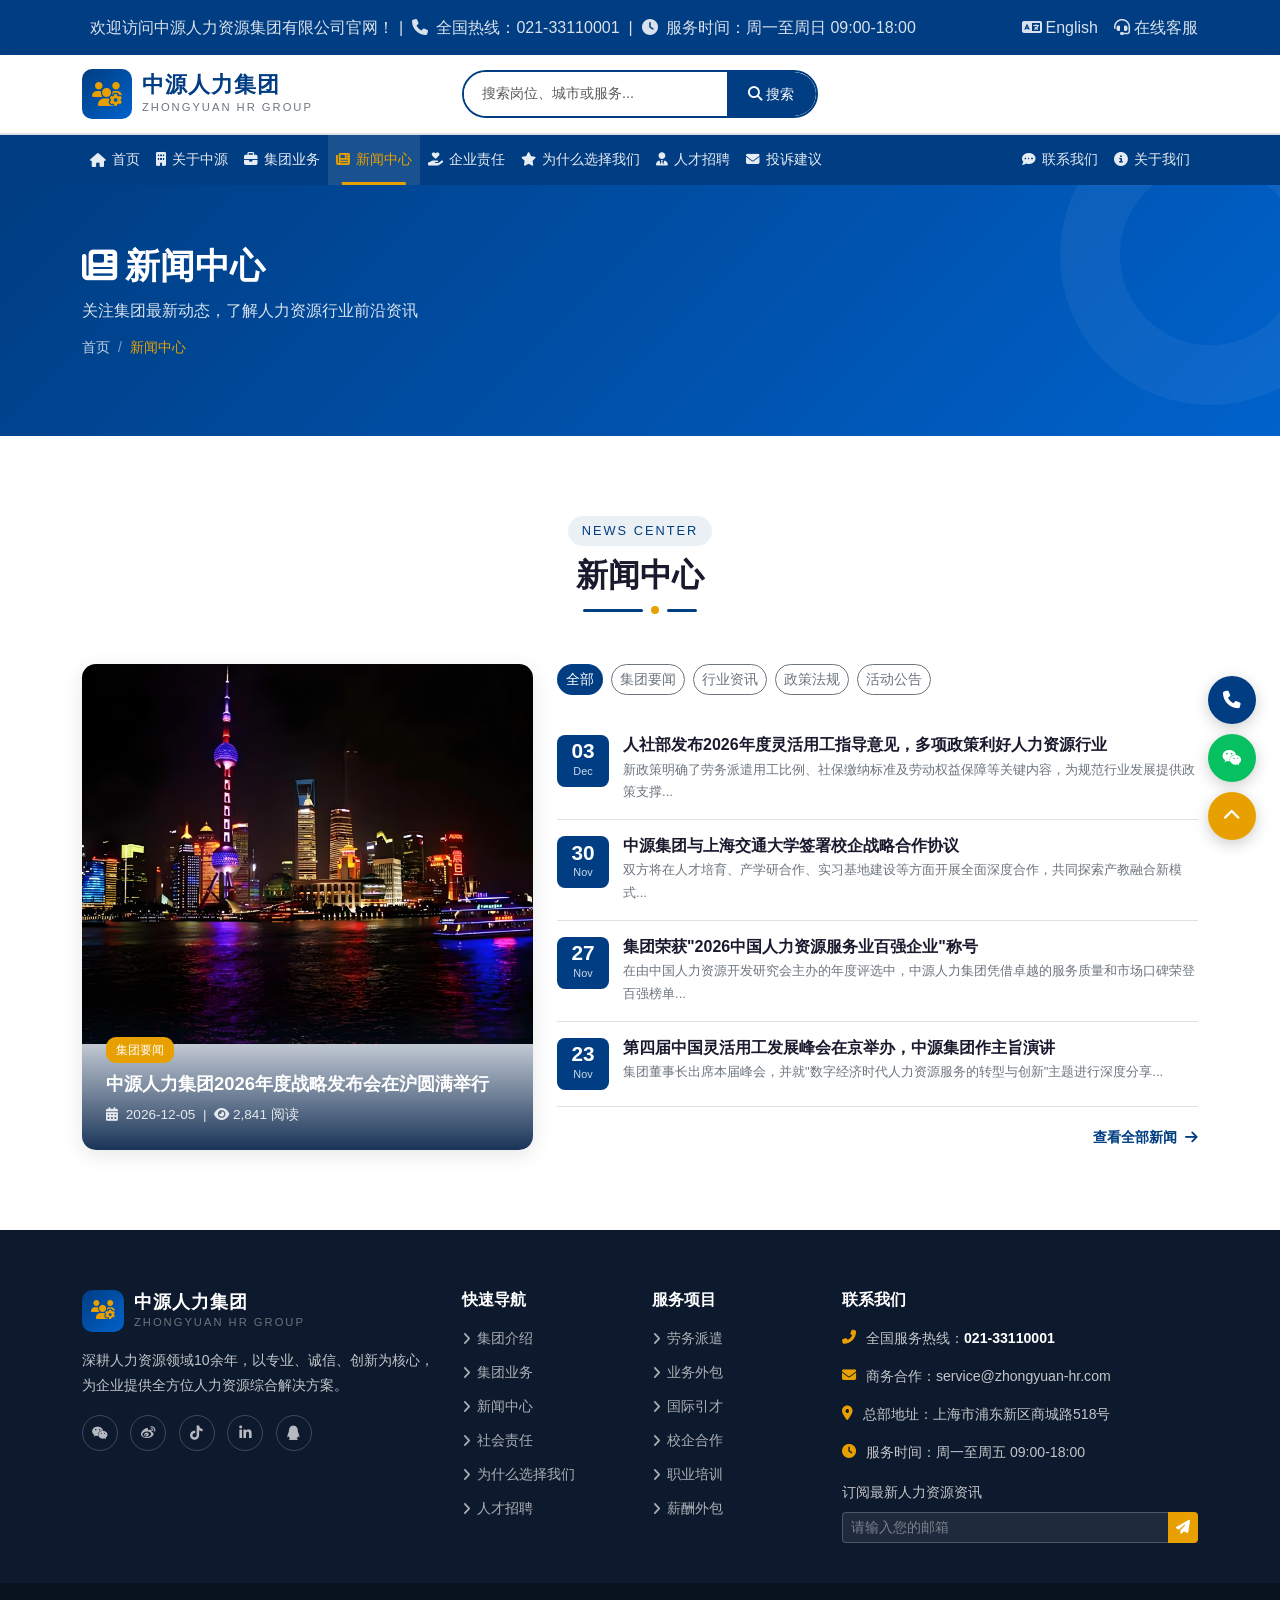
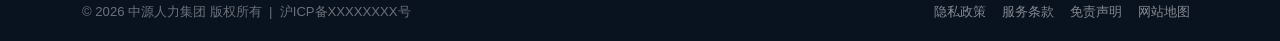
<file: news.html>
<!DOCTYPE html>
<html lang="zh-CN">
<head>
    <meta charset="UTF-8">
    <meta name="viewport" content="width=device-width, initial-scale=1.0">
    <title>新闻中心 - 中源人力集团</title>
    <link href="https://cdn.jsdelivr.net/npm/bootstrap@5.3.0/dist/css/bootstrap.min.css" rel="stylesheet">
    <link rel="stylesheet" href="https://cdnjs.cloudflare.com/ajax/libs/font-awesome/6.4.0/css/all.min.css">
    <link rel="stylesheet" href="style.css">
</head>
<body>

<!-- 顶部信息条 -->
<div class="top-bar" style="font-size: 16px;">
    <div class="container py-2">
        <div class="d-flex justify-content-between align-items-center">
            <div>
                <i class="fas fa me-1"></i> 欢迎访问中源人力资源集团有限公司官网！&nbsp;|&nbsp;
                <i class="fas fa-phone me-1"></i> 全国热线：021-33110001 &nbsp;|&nbsp;
                <i class="fas fa-clock me-1"></i> 服务时间：周一至周日 09:00-18:00
            </div>
            <div class="d-none d-md-flex align-items-center">
                <a href="#"><i class="fas fa-language me-1"></i>English</a>
                <a href="#"><i class="fas fa-headset me-1"></i>在线客服</a>
            </div>
        </div>
    </div>
</div>

<!-- 主头部 -->
<header class="main-header">
    <div class="container">
        <div class="row align-items-center">
            <div class="col-md-4 col-6">
                <a href="index.html" class="logo-wrap">
                    <div class="logo-icon-box"><i class="fas fa-users-cog"></i></div>
                    <div class="logo-text">
                        <span class="logo-main">中源人力集团</span>
                        <span class="logo-sub">ZHONGYUAN HR GROUP</span>
                    </div>
                </a>
            </div>
            <div class="col-md-4 d-none d-md-block">
                <div class="search-box">
                    <div class="input-group">
                        <input type="text" class="form-control search-input" placeholder="搜索岗位、城市或服务...">
                        <button class="search-btn" type="button"><i class="fas fa-search"></i> 搜索</button>
                    </div>
                </div>
            </div>
        </div>
    </div>
</header>

<!-- 主导航菜单 -->
<nav class="main-nav">
    <div class="container">
        <div class="nav-inner">
            <div class="d-flex">
                <a href="index.html" class="nav-item-link px-2" style="font-size:14px !important;"><i class="fas fa-home"></i>首页</a>
                <a href="about.html" class="nav-item-link px-2" style="font-size:13.5px !important;"><i class="fas fa-building"></i>关于中源</a>
                <a href="business.html" class="nav-item-link px-2" style="font-size:13.5px !important;"><i class="fas fa-briefcase"></i>集团业务</a>
                <a href="news.html" class="nav-item-link active px-2" style="font-size:13.5px !important;"><i class="fas fa-newspaper"></i>新闻中心</a>
                <a href="csr.html" class="nav-item-link px-2" style="font-size:13.5px !important;"><i class="fas fa-hand-holding-heart"></i>企业责任</a>
                <a href="why.html" class="nav-item-link px-2" style="font-size:13.5px !important;"><i class="fas fa-star"></i>为什么选择我们</a>
                <a href="#" class="nav-item-link px-2" style="font-size:13.5px !important;"><i class="fas fa-user-tie"></i>人才招聘</a>
                <a href="#" class="nav-item-link px-2" style="font-size:13.5px !important;"><i class="fas fa-envelope"></i>投诉建议</a>
            </div>
            <div class="d-flex nav-extra">
                <a href="#" class="nav-item-link px-2" style="font-size:13.5px !important;"><i class="fas fa-comment-dots"></i>联系我们</a>
                <a href="#" class="nav-item-link px-2" style="font-size:13.5px !important;"><i class="fas fa-info-circle"></i>关于我们</a>
            </div>
        </div>
    </div>
</nav>

<!-- 页面头图 -->
<div class="page-hero">
    <div class="container">
        <h1><i class="fas fa-newspaper me-2"></i>新闻中心</h1>
        <p>关注集团最新动态，了解人力资源行业前沿资讯</p>
        <nav aria-label="breadcrumb">
            <ol class="breadcrumb">
                <li class="breadcrumb-item"><a href="index.html">首页</a></li>
                <li class="breadcrumb-item active">新闻中心</li>
            </ol>
        </nav>
    </div>
</div>

<!-- 新闻中心区 -->
<section id="news" class="news-section">
    <div class="container">
        <div class="section-title">
            <div class="title-badge">NEWS CENTER</div>
            <h2>新闻中心</h2>
            <div class="title-line">
                <span class="line-long"></span>
                <span class="line-dot"></span>
                <span class="line-short"></span>
            </div>
        </div>

        <div class="row g-4">
            <!-- 左侧：特色大图新闻 -->
            <div class="col-lg-5">
                <div class="news-feature-card fade-up fade-up-d1">
                    <img src="tupian/上海景色 .png" alt="新闻封面">
                    <div class="news-feature-overlay">
                        <span class="news-date-badge">集团要闻</span>
                        <h4>中源人力集团2026年度战略发布会在沪圆满举行</h4>
                        <p style="font-size:0.85rem;opacity:0.85;margin:0;">
                            <i class="fas fa-calendar-alt me-1"></i>
                            <span id="newsDate1"></span> &nbsp;|&nbsp;
                            <i class="fas fa-eye me-1"></i>2,841 阅读
                        </p>
                    </div>
                </div>
            </div>

            <!-- 右侧：新闻列表 -->
            <div class="col-lg-7">
                <div class="d-flex gap-2 mb-4 flex-wrap">
                    <button class="btn btn-sm" style="background:var(--primary-color);color:#fff;border-radius:20px;">全部</button>
                    <button class="btn btn-sm btn-outline-secondary" style="border-radius:20px;">集团要闻</button>
                    <button class="btn btn-sm btn-outline-secondary" style="border-radius:20px;">行业资讯</button>
                    <button class="btn btn-sm btn-outline-secondary" style="border-radius:20px;">政策法规</button>
                    <button class="btn btn-sm btn-outline-secondary" style="border-radius:20px;">活动公告</button>
                </div>

                <div class="news-list-item fade-up fade-up-d1">
                    <div class="news-date-box">
                        <span class="day" id="newsDay2"></span>
                        <span class="month" id="newsMonth2"></span>
                    </div>
                    <div>
                        <h6>人社部发布2026年度灵活用工指导意见，多项政策利好人力资源行业</h6>
                        <p>新政策明确了劳务派遣用工比例、社保缴纳标准及劳动权益保障等关键内容，为规范行业发展提供政策支撑...</p>
                    </div>
                </div>

                <div class="news-list-item fade-up fade-up-d2">
                    <div class="news-date-box">
                        <span class="day" id="newsDay3"></span>
                        <span class="month" id="newsMonth3"></span>
                    </div>
                    <div>
                        <h6>中源集团与上海交通大学签署校企战略合作协议</h6>
                        <p>双方将在人才培育、产学研合作、实习基地建设等方面开展全面深度合作，共同探索产教融合新模式...</p>
                    </div>
                </div>

                <div class="news-list-item fade-up fade-up-d3">
                    <div class="news-date-box">
                        <span class="day" id="newsDay4"></span>
                        <span class="month" id="newsMonth4"></span>
                    </div>
                    <div>
                        <h6>集团荣获"2026中国人力资源服务业百强企业"称号</h6>
                        <p>在由中国人力资源开发研究会主办的年度评选中，中源人力集团凭借卓越的服务质量和市场口碑荣登百强榜单...</p>
                    </div>
                </div>

                <div class="news-list-item fade-up fade-up-d4">
                    <div class="news-date-box">
                        <span class="day" id="newsDay5"></span>
                        <span class="month" id="newsMonth5"></span>
                    </div>
                    <div>
                        <h6>第四届中国灵活用工发展峰会在京举办，中源集团作主旨演讲</h6>
                        <p>集团董事长出席本届峰会，并就"数字经济时代人力资源服务的转型与创新"主题进行深度分享...</p>
                    </div>
                </div>

                <div class="text-end mt-3">
                    <a href="#" style="color:var(--primary-color);text-decoration:none;font-size:0.9rem;font-weight:600;">
                        查看全部新闻 <i class="fas fa-arrow-right ms-1"></i>
                    </a>
                </div>
            </div>
        </div>
    </div>
</section>

<!-- 页脚 -->
<footer class="site-footer">
    <div class="container">
        <div class="row g-4">
            <div class="col-lg-4 col-md-6">
                <div class="footer-logo mb-3">
                    <div class="logo-wrap" style="pointer-events:none;">
                        <div class="logo-icon-box" style="width:42px;height:42px;"><i class="fas fa-users-cog" style="font-size:1.2rem;"></i></div>
                        <div class="logo-text">
                            <span class="logo-main" style="font-size:1.15rem;">中源人力集团</span>
                            <span class="logo-sub">ZHONGYUAN HR GROUP</span>
                        </div>
                    </div>
                </div>
                <p style="font-size:0.88rem;line-height:1.8;">深耕人力资源领域10余年，以专业、诚信、创新为核心，为企业提供全方位人力资源综合解决方案。</p>
                <div class="footer-social mt-3">
                    <a href="#" title="微信公众号"><i class="fab fa-weixin"></i></a>
                    <a href="#" title="微博"><i class="fab fa-weibo"></i></a>
                    <a href="#" title="抖音"><i class="fab fa-tiktok"></i></a>
                    <a href="#" title="领英"><i class="fab fa-linkedin-in"></i></a>
                    <a href="#" title="QQ"><i class="fab fa-qq"></i></a>
                </div>
            </div>
            <div class="col-lg-2 col-md-3 col-6">
                <h6>快速导航</h6>
                <ul class="footer-links-list">
                    <li><a href="about.html"><i class="fas fa-angle-right"></i>集团介绍</a></li>
                    <li><a href="business.html"><i class="fas fa-angle-right"></i>集团业务</a></li>
                    <li><a href="news.html"><i class="fas fa-angle-right"></i>新闻中心</a></li>
                    <li><a href="csr.html"><i class="fas fa-angle-right"></i>社会责任</a></li>
                    <li><a href="why.html"><i class="fas fa-angle-right"></i>为什么选择我们</a></li>
                    <li><a href="#"><i class="fas fa-angle-right"></i>人才招聘</a></li>
                </ul>
            </div>
            <div class="col-lg-2 col-md-3 col-6">
                <h6>服务项目</h6>
                <ul class="footer-links-list">
                    <li><a href="#"><i class="fas fa-angle-right"></i>劳务派遣</a></li>
                    <li><a href="#"><i class="fas fa-angle-right"></i>业务外包</a></li>
                    <li><a href="#"><i class="fas fa-angle-right"></i>国际引才</a></li>
                    <li><a href="#"><i class="fas fa-angle-right"></i>校企合作</a></li>
                    <li><a href="#"><i class="fas fa-angle-right"></i>职业培训</a></li>
                    <li><a href="#"><i class="fas fa-angle-right"></i>薪酬外包</a></li>
                </ul>
            </div>
            <div class="col-lg-4 col-md-6">
                <h6>联系我们</h6>
                <div class="footer-contact-item"><i class="fas fa-phone-alt"></i><span>全国服务热线：<strong style="color:#fff;">021-33110001</strong></span></div>
                <div class="footer-contact-item"><i class="fas fa-envelope"></i><span>商务合作：service@zhongyuan-hr.com</span></div>
                <div class="footer-contact-item"><i class="fas fa-map-marker-alt"></i><span>总部地址：上海市浦东新区商城路518号</span></div>
                <div class="footer-contact-item"><i class="fas fa-clock"></i><span>服务时间：周一至周五 09:00-18:00</span></div>
                <div class="footer-subscribe mt-3">
                    <p style="font-size:0.85rem;margin-bottom:8px;">订阅最新人力资源资讯</p>
                    <div class="input-group">
                        <input type="email" class="form-control form-control-sm" placeholder="请输入您的邮箱">
                        <button class="btn btn-sm"><i class="fas fa-paper-plane"></i></button>
                    </div>
                </div>
            </div>
        </div>
    </div>
    <div class="footer-bottom">
        <div class="container">
            <div class="d-flex flex-wrap justify-content-between align-items-center">
                <div>&copy; <span id="currentYear"></span> 中源人力集团 版权所有 &nbsp;|&nbsp; 沪ICP备XXXXXXXX号</div>
                <div><a href="#">隐私政策</a><a href="#">服务条款</a><a href="#">免责声明</a><a href="#">网站地图</a></div>
            </div>
        </div>
    </div>
</footer>

<div class="float-contact">
    <a href="tel:021-33110001" class="float-btn float-btn-phone" title="电话咨询"><i class="fas fa-phone"></i></a>
    <a href="#" class="float-btn float-btn-wechat" title="微信咨询"><i class="fab fa-weixin"></i></a>
    <a href="#" class="float-btn float-btn-top" title="返回顶部" id="backToTop"><i class="fas fa-chevron-up"></i></a>
</div>

<script src="https://cdn.jsdelivr.net/npm/bootstrap@5.3.0/dist/js/bootstrap.bundle.min.js"></script>
<script>
    (function () {
        var now = new Date();
        var y = now.getFullYear();
        var m = now.getMonth() + 1;
        var d = now.getDate();
        var months = ['Jan','Feb','Mar','Apr','May','Jun','Jul','Aug','Sep','Oct','Nov','Dec'];

        var yearEl = document.getElementById('currentYear');
        if (yearEl) yearEl.textContent = y;

        var nd1 = document.getElementById('newsDate1');
        if (nd1) nd1.textContent = y + '-' + (m < 10 ? '0' + m : m) + '-' + (d < 10 ? '0' + d : d);

        function setNewsDate(dayEl, monthEl, daysAgo) {
            var t = new Date(now);
            t.setDate(t.getDate() - daysAgo);
            var dd = t.getDate();
            var mm = t.getMonth();
            if (dayEl)   dayEl.textContent   = (dd < 10 ? '0' + dd : dd);
            if (monthEl) monthEl.textContent = months[mm];
        }

        setNewsDate(document.getElementById('newsDay2'), document.getElementById('newsMonth2'), 2);
        setNewsDate(document.getElementById('newsDay3'), document.getElementById('newsMonth3'), 5);
        setNewsDate(document.getElementById('newsDay4'), document.getElementById('newsMonth4'), 8);
        setNewsDate(document.getElementById('newsDay5'), document.getElementById('newsMonth5'), 12);

        var topBtn = document.getElementById('backToTop');
        if (topBtn) topBtn.addEventListener('click', function(e) { e.preventDefault(); window.scrollTo({ top: 0, behavior: 'smooth' }); });
    })();
</script>
</body>
</html>
</file>
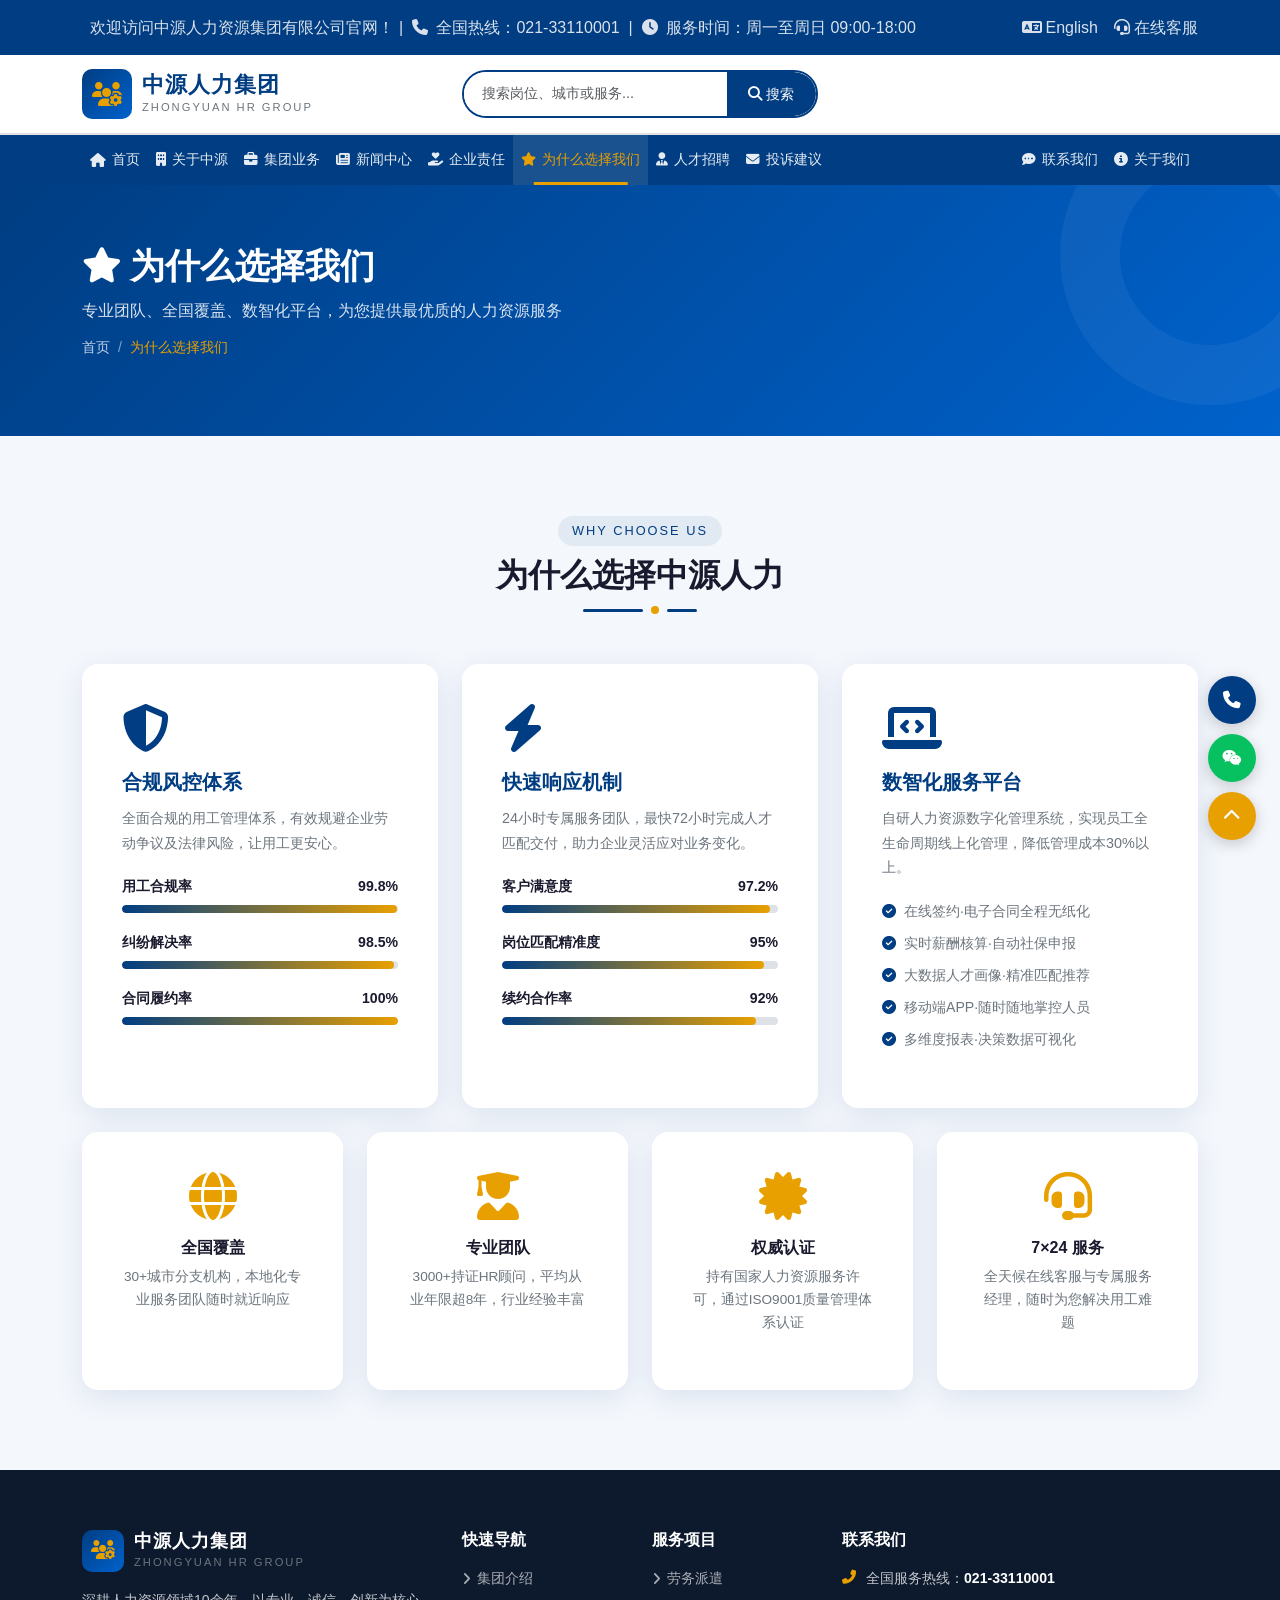
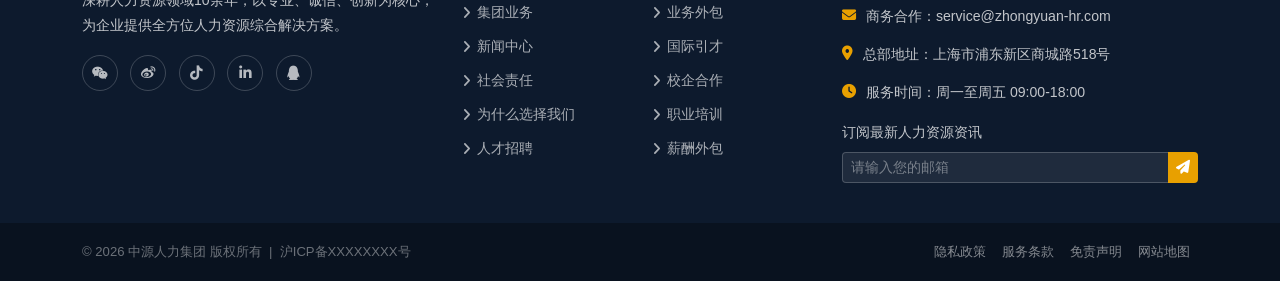
<file: why.html>
<!DOCTYPE html>
<html lang="zh-CN">
<head>
    <meta charset="UTF-8">
    <meta name="viewport" content="width=device-width, initial-scale=1.0">
    <title>为什么选择我们 - 中源人力集团</title>
    <link href="https://cdn.jsdelivr.net/npm/bootstrap@5.3.0/dist/css/bootstrap.min.css" rel="stylesheet">
    <link rel="stylesheet" href="https://cdnjs.cloudflare.com/ajax/libs/font-awesome/6.4.0/css/all.min.css">
    <link rel="stylesheet" href="style.css">
</head>
<body>

<!-- 顶部信息条 -->
<div class="top-bar" style="font-size: 16px;">
    <div class="container py-2">
        <div class="d-flex justify-content-between align-items-center">
            <div>
                <i class="fas fa me-1"></i> 欢迎访问中源人力资源集团有限公司官网！&nbsp;|&nbsp;
                <i class="fas fa-phone me-1"></i> 全国热线：021-33110001 &nbsp;|&nbsp;
                <i class="fas fa-clock me-1"></i> 服务时间：周一至周日 09:00-18:00
            </div>
            <div class="d-none d-md-flex align-items-center">
                <a href="#"><i class="fas fa-language me-1"></i>English</a>
                <a href="#"><i class="fas fa-headset me-1"></i>在线客服</a>
            </div>
        </div>
    </div>
</div>

<!-- 主头部 -->
<header class="main-header">
    <div class="container">
        <div class="row align-items-center">
            <div class="col-md-4 col-6">
                <a href="index.html" class="logo-wrap">
                    <div class="logo-icon-box"><i class="fas fa-users-cog"></i></div>
                    <div class="logo-text">
                        <span class="logo-main">中源人力集团</span>
                        <span class="logo-sub">ZHONGYUAN HR GROUP</span>
                    </div>
                </a>
            </div>
            <div class="col-md-4 d-none d-md-block">
                <div class="search-box">
                    <div class="input-group">
                        <input type="text" class="form-control search-input" placeholder="搜索岗位、城市或服务...">
                        <button class="search-btn" type="button"><i class="fas fa-search"></i> 搜索</button>
                    </div>
                </div>
            </div>
        </div>
    </div>
</header>

<!-- 主导航菜单 -->
<nav class="main-nav">
    <div class="container">
        <div class="nav-inner">
            <div class="d-flex">
                <a href="index.html" class="nav-item-link px-2" style="font-size:14px !important;"><i class="fas fa-home"></i>首页</a>
                <a href="about.html" class="nav-item-link px-2" style="font-size:13.5px !important;"><i class="fas fa-building"></i>关于中源</a>
                <a href="business.html" class="nav-item-link px-2" style="font-size:13.5px !important;"><i class="fas fa-briefcase"></i>集团业务</a>
                <a href="news.html" class="nav-item-link px-2" style="font-size:13.5px !important;"><i class="fas fa-newspaper"></i>新闻中心</a>
                <a href="csr.html" class="nav-item-link px-2" style="font-size:13.5px !important;"><i class="fas fa-hand-holding-heart"></i>企业责任</a>
                <a href="why.html" class="nav-item-link active px-2" style="font-size:13.5px !important;"><i class="fas fa-star"></i>为什么选择我们</a>
                <a href="#" class="nav-item-link px-2" style="font-size:13.5px !important;"><i class="fas fa-user-tie"></i>人才招聘</a>
                <a href="#" class="nav-item-link px-2" style="font-size:13.5px !important;"><i class="fas fa-envelope"></i>投诉建议</a>
            </div>
            <div class="d-flex nav-extra">
                <a href="#" class="nav-item-link px-2" style="font-size:13.5px !important;"><i class="fas fa-comment-dots"></i>联系我们</a>
                <a href="#" class="nav-item-link px-2" style="font-size:13.5px !important;"><i class="fas fa-info-circle"></i>关于我们</a>
            </div>
        </div>
    </div>
</nav>

<!-- 页面头图 -->
<div class="page-hero">
    <div class="container">
        <h1><i class="fas fa-star me-2"></i>为什么选择我们</h1>
        <p>专业团队、全国覆盖、数智化平台，为您提供最优质的人力资源服务</p>
        <nav aria-label="breadcrumb">
            <ol class="breadcrumb">
                <li class="breadcrumb-item"><a href="index.html">首页</a></li>
                <li class="breadcrumb-item active">为什么选择我们</li>
            </ol>
        </nav>
    </div>
</div>

<!-- 为什么选择我们 -->
<section id="why" class="why-section">
    <div class="container">
        <div class="section-title">
            <div class="title-badge">WHY CHOOSE US</div>
            <h2>为什么选择中源人力</h2>
            <div class="title-line">
                <span class="line-long"></span>
                <span class="line-dot"></span>
                <span class="line-short"></span>
            </div>
        </div>

        <div class="row g-4">
            <!-- 左侧：优势大卡片 -->
            <div class="col-lg-4 col-md-6">
                <div class="why-feature-card h-100 fade-up fade-up-d1">
                    <i class="fas fa-shield-alt wf-icon"></i>
                    <h5 style="font-weight:700;color:var(--primary-color);margin-bottom:12px;">合规风控体系</h5>
                    <p style="color:var(--text-muted);font-size:0.9rem;margin-bottom:20px;">
                        全面合规的用工管理体系，有效规避企业劳动争议及法律风险，让用工更安心。
                    </p>
                    <div class="why-progress-item">
                        <div class="wp-label"><span>用工合规率</span><span>99.8%</span></div>
                        <div class="progress"><div class="progress-bar" style="width:99.8%"></div></div>
                    </div>
                    <div class="why-progress-item">
                        <div class="wp-label"><span>纠纷解决率</span><span>98.5%</span></div>
                        <div class="progress"><div class="progress-bar" style="width:98.5%"></div></div>
                    </div>
                    <div class="why-progress-item">
                        <div class="wp-label"><span>合同履约率</span><span>100%</span></div>
                        <div class="progress"><div class="progress-bar" style="width:100%"></div></div>
                    </div>
                </div>
            </div>

            <div class="col-lg-4 col-md-6">
                <div class="why-feature-card h-100 fade-up fade-up-d2">
                    <i class="fas fa-bolt wf-icon"></i>
                    <h5 style="font-weight:700;color:var(--primary-color);margin-bottom:12px;">快速响应机制</h5>
                    <p style="color:var(--text-muted);font-size:0.9rem;margin-bottom:20px;">
                        24小时专属服务团队，最快72小时完成人才匹配交付，助力企业灵活应对业务变化。
                    </p>
                    <div class="why-progress-item">
                        <div class="wp-label"><span>客户满意度</span><span>97.2%</span></div>
                        <div class="progress"><div class="progress-bar" style="width:97.2%"></div></div>
                    </div>
                    <div class="why-progress-item">
                        <div class="wp-label"><span>岗位匹配精准度</span><span>95%</span></div>
                        <div class="progress"><div class="progress-bar" style="width:95%"></div></div>
                    </div>
                    <div class="why-progress-item">
                        <div class="wp-label"><span>续约合作率</span><span>92%</span></div>
                        <div class="progress"><div class="progress-bar" style="width:92%"></div></div>
                    </div>
                </div>
            </div>

            <div class="col-lg-4 col-md-6">
                <div class="why-feature-card h-100 fade-up fade-up-d3">
                    <i class="fas fa-laptop-code wf-icon"></i>
                    <h5 style="font-weight:700;color:var(--primary-color);margin-bottom:12px;">数智化服务平台</h5>
                    <p style="color:var(--text-muted);font-size:0.9rem;margin-bottom:20px;">
                        自研人力资源数字化管理系统，实现员工全生命周期线上化管理，降低管理成本30%以上。
                    </p>
                    <ul class="list-unstyled" style="font-size:0.88rem;color:var(--text-muted);">
                        <li class="mb-2"><i class="fas fa-check-circle me-2" style="color:var(--primary-color);"></i>在线签约·电子合同全程无纸化</li>
                        <li class="mb-2"><i class="fas fa-check-circle me-2" style="color:var(--primary-color);"></i>实时薪酬核算·自动社保申报</li>
                        <li class="mb-2"><i class="fas fa-check-circle me-2" style="color:var(--primary-color);"></i>大数据人才画像·精准匹配推荐</li>
                        <li class="mb-2"><i class="fas fa-check-circle me-2" style="color:var(--primary-color);"></i>移动端APP·随时随地掌控人员</li>
                        <li class="mb-2"><i class="fas fa-check-circle me-2" style="color:var(--primary-color);"></i>多维度报表·决策数据可视化</li>
                    </ul>
                </div>
            </div>

            <!-- 第二行：补充优势 -->
            <div class="col-lg-3 col-md-6">
                <div class="why-feature-card text-center fade-up fade-up-d1">
                    <i class="fas fa-globe wf-icon" style="color:var(--accent-color);"></i>
                    <h6 style="font-weight:700;">全国覆盖</h6>
                    <p style="font-size:0.85rem;color:var(--text-muted);">30+城市分支机构，本地化专业服务团队随时就近响应</p>
                </div>
            </div>

            <div class="col-lg-3 col-md-6">
                <div class="why-feature-card text-center fade-up fade-up-d2">
                    <i class="fas fa-user-graduate wf-icon" style="color:var(--accent-color);"></i>
                    <h6 style="font-weight:700;">专业团队</h6>
                    <p style="font-size:0.85rem;color:var(--text-muted);">3000+持证HR顾问，平均从业年限超8年，行业经验丰富</p>
                </div>
            </div>

            <div class="col-lg-3 col-md-6">
                <div class="why-feature-card text-center fade-up fade-up-d3">
                    <i class="fas fa-certificate wf-icon" style="color:var(--accent-color);"></i>
                    <h6 style="font-weight:700;">权威认证</h6>
                    <p style="font-size:0.85rem;color:var(--text-muted);">持有国家人力资源服务许可，通过ISO9001质量管理体系认证</p>
                </div>
            </div>

            <div class="col-lg-3 col-md-6">
                <div class="why-feature-card text-center fade-up fade-up-d4">
                    <i class="fas fa-headset wf-icon" style="color:var(--accent-color);"></i>
                    <h6 style="font-weight:700;">7×24 服务</h6>
                    <p style="font-size:0.85rem;color:var(--text-muted);">全天候在线客服与专属服务经理，随时为您解决用工难题</p>
                </div>
            </div>
        </div>
    </div>
</section>

<!-- 页脚 -->
<footer class="site-footer">
    <div class="container">
        <div class="row g-4">
            <div class="col-lg-4 col-md-6">
                <div class="footer-logo mb-3">
                    <div class="logo-wrap" style="pointer-events:none;">
                        <div class="logo-icon-box" style="width:42px;height:42px;"><i class="fas fa-users-cog" style="font-size:1.2rem;"></i></div>
                        <div class="logo-text">
                            <span class="logo-main" style="font-size:1.15rem;">中源人力集团</span>
                            <span class="logo-sub">ZHONGYUAN HR GROUP</span>
                        </div>
                    </div>
                </div>
                <p style="font-size:0.88rem;line-height:1.8;">深耕人力资源领域10余年，以专业、诚信、创新为核心，为企业提供全方位人力资源综合解决方案。</p>
                <div class="footer-social mt-3">
                    <a href="#" title="微信公众号"><i class="fab fa-weixin"></i></a>
                    <a href="#" title="微博"><i class="fab fa-weibo"></i></a>
                    <a href="#" title="抖音"><i class="fab fa-tiktok"></i></a>
                    <a href="#" title="领英"><i class="fab fa-linkedin-in"></i></a>
                    <a href="#" title="QQ"><i class="fab fa-qq"></i></a>
                </div>
            </div>
            <div class="col-lg-2 col-md-3 col-6">
                <h6>快速导航</h6>
                <ul class="footer-links-list">
                    <li><a href="about.html"><i class="fas fa-angle-right"></i>集团介绍</a></li>
                    <li><a href="business.html"><i class="fas fa-angle-right"></i>集团业务</a></li>
                    <li><a href="news.html"><i class="fas fa-angle-right"></i>新闻中心</a></li>
                    <li><a href="csr.html"><i class="fas fa-angle-right"></i>社会责任</a></li>
                    <li><a href="why.html"><i class="fas fa-angle-right"></i>为什么选择我们</a></li>
                    <li><a href="#"><i class="fas fa-angle-right"></i>人才招聘</a></li>
                </ul>
            </div>
            <div class="col-lg-2 col-md-3 col-6">
                <h6>服务项目</h6>
                <ul class="footer-links-list">
                    <li><a href="#"><i class="fas fa-angle-right"></i>劳务派遣</a></li>
                    <li><a href="#"><i class="fas fa-angle-right"></i>业务外包</a></li>
                    <li><a href="#"><i class="fas fa-angle-right"></i>国际引才</a></li>
                    <li><a href="#"><i class="fas fa-angle-right"></i>校企合作</a></li>
                    <li><a href="#"><i class="fas fa-angle-right"></i>职业培训</a></li>
                    <li><a href="#"><i class="fas fa-angle-right"></i>薪酬外包</a></li>
                </ul>
            </div>
            <div class="col-lg-4 col-md-6">
                <h6>联系我们</h6>
                <div class="footer-contact-item"><i class="fas fa-phone-alt"></i><span>全国服务热线：<strong style="color:#fff;">021-33110001</strong></span></div>
                <div class="footer-contact-item"><i class="fas fa-envelope"></i><span>商务合作：service@zhongyuan-hr.com</span></div>
                <div class="footer-contact-item"><i class="fas fa-map-marker-alt"></i><span>总部地址：上海市浦东新区商城路518号</span></div>
                <div class="footer-contact-item"><i class="fas fa-clock"></i><span>服务时间：周一至周五 09:00-18:00</span></div>
                <div class="footer-subscribe mt-3">
                    <p style="font-size:0.85rem;margin-bottom:8px;">订阅最新人力资源资讯</p>
                    <div class="input-group">
                        <input type="email" class="form-control form-control-sm" placeholder="请输入您的邮箱">
                        <button class="btn btn-sm"><i class="fas fa-paper-plane"></i></button>
                    </div>
                </div>
            </div>
        </div>
    </div>
    <div class="footer-bottom">
        <div class="container">
            <div class="d-flex flex-wrap justify-content-between align-items-center">
                <div>&copy; <span id="currentYear"></span> 中源人力集团 版权所有 &nbsp;|&nbsp; 沪ICP备XXXXXXXX号</div>
                <div><a href="#">隐私政策</a><a href="#">服务条款</a><a href="#">免责声明</a><a href="#">网站地图</a></div>
            </div>
        </div>
    </div>
</footer>

<div class="float-contact">
    <a href="tel:021-33110001" class="float-btn float-btn-phone" title="电话咨询"><i class="fas fa-phone"></i></a>
    <a href="#" class="float-btn float-btn-wechat" title="微信咨询"><i class="fab fa-weixin"></i></a>
    <a href="#" class="float-btn float-btn-top" title="返回顶部" id="backToTop"><i class="fas fa-chevron-up"></i></a>
</div>

<script src="https://cdn.jsdelivr.net/npm/bootstrap@5.3.0/dist/js/bootstrap.bundle.min.js"></script>
<script>
    (function () {
        var yearEl = document.getElementById('currentYear');
        if (yearEl) yearEl.textContent = new Date().getFullYear();
        var topBtn = document.getElementById('backToTop');
        if (topBtn) topBtn.addEventListener('click', function(e) { e.preventDefault(); window.scrollTo({ top: 0, behavior: 'smooth' }); });
    })();
</script>
</body>
</html>
</file>
<file: style.css>
/* ===== CSS 自定义变量 / 品牌色系 ===== */
:root {
    --primary-color: #003d82;      /* 主色调 - 深蓝（专业、信任感） */
    --secondary-color: #0062cc;    /* 辅助蓝 - 中蓝 */
    --accent-color: #e8a000;       /* 强调色 - 金黄（活力、权威） */
    --dark-color: #1a1a2e;         /* 深色背景/文字 */
    --light-bg: #f4f7fc;           /* 浅灰蓝背景 */
    --white: #ffffff;
    --text-muted: #6c757d;
    --border-color: #dee2e6;
}

/* ===== 基础重置 ===== */
* {
    box-sizing: border-box;
}

body {
    font-family: 'Microsoft YaHei', '微软雅黑', sans-serif;
    color: var(--dark-color);
    line-height: 1.7;
    overflow-x: hidden;
}

/* ===== 顶部头部区域 ===== */
.top-bar {
    background: var(--primary-color);
    color: rgba(255, 255, 255, 0.85);
    font-size: 0.82rem;
    padding: 6px 0;
    animation: slideDown 0.5s ease-out;
}

@keyframes slideDown {
    from { transform: translateY(-100%); opacity: 0; }
    to   { transform: translateY(0);    opacity: 1; }
}

.top-bar a {
    color: rgba(255, 255, 255, 0.85);
    text-decoration: none;
    margin-left: 16px;
    transition: color 0.2s;
}

.top-bar a:hover {
    color: var(--accent-color);
}

/* ===== 主头部（LOGO + 搜索 + 登录注册） ===== */
.main-header {
    background: var(--white);
    padding: 14px 0;
    border-bottom: 2px solid var(--border-color);
    box-shadow: 0 2px 10px rgba(0, 61, 130, 0.08);
    animation: slideDown 0.6s ease-out;
}

.logo-wrap {
    display: flex;
    align-items: center;
    text-decoration: none;
    gap: 10px;
}

.logo-icon-box {
    width: 50px;
    height: 50px;
    background: linear-gradient(135deg, var(--primary-color), var(--secondary-color));
    border-radius: 10px;
    display: flex;
    align-items: center;
    justify-content: center;
    flex-shrink: 0;
    transition: transform 0.4s ease;
}

.logo-wrap:hover .logo-icon-box {
    transform: rotate(10deg) scale(1.05);
}

.logo-icon-box i {
    color: var(--accent-color);
    font-size: 1.5rem;
}

.logo-text {
    display: flex;
    flex-direction: column;
}

.logo-text .logo-main {
    font-size: 1.35rem;
    font-weight: 700;
    color: var(--primary-color);
    line-height: 1.2;
    letter-spacing: 1px;
}

.logo-text .logo-sub {
    font-size: 0.7rem;
    color: var(--text-muted);
    letter-spacing: 2px;
    text-transform: uppercase;
}

.search-box {
    border: 2px solid var(--primary-color);
    border-radius: 30px;
    overflow: hidden;
    transition: border-color 0.3s, box-shadow 0.3s;
}

.search-box:focus-within {
    border-color: var(--accent-color);
    box-shadow: 0 0 0 3px rgba(232, 160, 0, 0.15);
}

.search-input {
    border: none !important;
    padding: 10px 18px;
    font-size: 0.9rem;
    box-shadow: none !important;
    outline: none;
}

.search-btn {
    background: var(--primary-color);
    color: var(--white);
    border: none;
    padding: 10px 22px;
    border-radius: 0 30px 30px 0;
    cursor: pointer;
    font-size: 0.9rem;
    transition: background 0.3s;
}

.search-btn:hover {
    background: var(--accent-color);
}

.header-auth .btn-login {
    color: var(--primary-color);
    border: 2px solid var(--primary-color);
    border-radius: 20px;
    padding: 6px 20px;
    text-decoration: none;
    font-size: 0.9rem;
    margin-right: 8px;
    transition: all 0.3s;
    display: inline-block;
}

.header-auth .btn-login:hover {
    background: var(--primary-color);
    color: var(--white);
}

.header-auth .btn-register {
    background: var(--accent-color);
    color: var(--white);
    border: 2px solid var(--accent-color);
    border-radius: 20px;
    padding: 6px 20px;
    text-decoration: none;
    font-size: 0.9rem;
    transition: all 0.3s;
    display: inline-block;
}

.header-auth .btn-register:hover {
    background: #c88a00;
    border-color: #c88a00;
}

/* ===== 主导航菜单 ===== */
.main-nav {
    background: var(--primary-color);
    position: sticky;
    top: 0;
    z-index: 1000;
}

.nav-inner {
    display: flex;
    justify-content: space-between;
    align-items: stretch;
}

.nav-item-link {
    color: rgba(255, 255, 255, 0.9);
    text-decoration: none;
    padding: 13px 22px;
    display: flex;
    align-items: center;
    gap: 6px;
    font-size: 0.95rem;
    position: relative;
    transition: background 0.25s, color 0.25s;
    white-space: nowrap;
}

.nav-item-link::after {
    content: '';
    position: absolute;
    bottom: 0;
    left: 50%;
    transform: translateX(-50%);
    width: 0;
    height: 3px;
    background: var(--accent-color);
    transition: width 0.3s ease;
}

.nav-item-link:hover::after,
.nav-item-link.active::after {
    width: 70%;
}

.nav-item-link:hover,
.nav-item-link.active {
    background: rgba(255, 255, 255, 0.1);
    color: var(--accent-color);
}

/* ===== 通用区块标题 ===== */
.section-title {
    text-align: center;
    margin-bottom: 50px;
}

.section-title .title-badge {
    display: inline-block;
    background: rgba(0, 61, 130, 0.08);
    color: var(--primary-color);
    font-size: 0.8rem;
    padding: 4px 14px;
    border-radius: 20px;
    margin-bottom: 10px;
    letter-spacing: 2px;
}

.section-title h2 {
    font-size: 2rem;
    font-weight: 700;
    color: var(--dark-color);
    margin-bottom: 12px;
}

.section-title .title-line {
    display: flex;
    align-items: center;
    justify-content: center;
    gap: 8px;
}

.section-title .title-line span {
    display: block;
    height: 3px;
    border-radius: 3px;
}

.section-title .title-line .line-long {
    width: 60px;
    background: var(--primary-color);
}

.section-title .title-line .line-dot {
    width: 8px;
    height: 8px;
    border-radius: 50%;
    background: var(--accent-color);
}

.section-title .title-line .line-short {
    width: 30px;
    background: var(--primary-color);
}

/* ===== Banner 轮播区 ===== */
.hero-carousel .carousel-item {
    height: 520px;
    background-size: cover;
    background-position: center;
    position: relative;
}

.hero-carousel .carousel-item::before {
    content: '';
    position: absolute;
    inset: 0;
    background: linear-gradient(to right, rgba(0, 30, 70, 0.75) 0%, rgba(0, 30, 70, 0.2) 100%);
}

.hero-carousel .carousel-caption {
    left: 8%;
    right: auto;
    bottom: auto;
    top: 50%;
    transform: translateY(-50%);
    text-align: left;
    max-width: 550px;
}

.hero-carousel .hero-tag {
    display: inline-block;
    background: var(--accent-color);
    color: var(--white);
    font-size: 0.78rem;
    padding: 4px 14px;
    border-radius: 20px;
    margin-bottom: 12px;
    letter-spacing: 2px;
    animation: fadeInLeft 0.8s ease-out 0.2s both;
}

.hero-carousel .hero-title {
    font-size: 2.6rem;
    font-weight: 700;
    margin-bottom: 15px;
    line-height: 1.3;
    animation: fadeInLeft 0.8s ease-out 0.4s both;
}

.hero-carousel .hero-desc {
    font-size: 1rem;
    opacity: 0.9;
    margin-bottom: 28px;
    animation: fadeInLeft 0.8s ease-out 0.6s both;
}

.hero-carousel .hero-btns {
    animation: fadeInLeft 0.8s ease-out 0.8s both;
}

.hero-carousel .btn-hero-primary {
    background: var(--accent-color);
    color: var(--white);
    border: none;
    padding: 12px 30px;
    border-radius: 30px;
    text-decoration: none;
    font-size: 1rem;
    margin-right: 12px;
    display: inline-block;
    transition: transform 0.3s, box-shadow 0.3s;
}

.hero-carousel .btn-hero-primary:hover {
    transform: translateY(-3px);
    box-shadow: 0 8px 20px rgba(232, 160, 0, 0.4);
}

.hero-carousel .btn-hero-outline {
    border: 2px solid rgba(255, 255, 255, 0.8);
    color: var(--white);
    padding: 11px 28px;
    border-radius: 30px;
    text-decoration: none;
    font-size: 1rem;
    display: inline-block;
    transition: all 0.3s;
}

.hero-carousel .btn-hero-outline:hover {
    background: rgba(255, 255, 255, 0.15);
    border-color: var(--white);
}

@keyframes fadeInLeft {
    from { opacity: 0; transform: translateX(-40px); }
    to   { opacity: 1; transform: translateX(0); }
}

.hero-carousel .carousel-indicators [data-bs-target] {
    width: 10px;
    height: 10px;
    border-radius: 50%;
    background: rgba(255, 255, 255, 0.5);
    border: none;
}

.hero-carousel .carousel-indicators .active {
    background: var(--accent-color);
    width: 28px;
    border-radius: 5px;
}

/* ===== 快速数据统计条 ===== */
.quick-stats {
    background: var(--primary-color);
    padding: 0;
}

.quick-stat-item {
    text-align: center;
    padding: 22px 10px;
    color: var(--white);
    border-right: 1px solid rgba(255, 255, 255, 0.15);
    transition: background 0.3s;
}

.quick-stat-item:last-child {
    border-right: none;
}

.quick-stat-item:hover {
    background: rgba(255, 255, 255, 0.08);
}

.quick-stat-item .stat-num {
    font-size: 2rem;
    font-weight: 700;
    color: var(--accent-color);
    line-height: 1;
}

.quick-stat-item .stat-unit {
    font-size: 0.9rem;
    font-weight: 400;
    color: rgba(255, 255, 255, 0.7);
}

.quick-stat-item .stat-label {
    font-size: 0.82rem;
    color: rgba(255, 255, 255, 0.7);
    margin-top: 4px;
}

/* ===== 集团介绍区 ===== */
.about-section {
    padding: 80px 0;
    background: var(--white);
}

.about-img-wrap {
    position: relative;
    padding-bottom: 30px;
    padding-right: 30px;
}

.about-img-main {
    width: 100%;
    border-radius: 12px;
    box-shadow: 0 15px 40px rgba(0, 61, 130, 0.2);
    display: block;
    transition: transform 0.5s ease;
}

.about-img-wrap:hover .about-img-main {
    transform: scale(1.02);
}

.about-img-sub {
    position: absolute;
    right: 0;
    bottom: 0;
    width: 45%;
    border-radius: 10px;
    box-shadow: 0 10px 30px rgba(0, 0, 0, 0.2);
    border: 4px solid var(--white);
}

.about-badge {
    position: absolute;
    top: 30px;
    right: 10px;
    background: var(--accent-color);
    color: var(--white);
    text-align: center;
    border-radius: 50%;
    width: 90px;
    height: 90px;
    display: flex;
    flex-direction: column;
    align-items: center;
    justify-content: center;
    box-shadow: 0 5px 20px rgba(232, 160, 0, 0.4);
    animation: pulseBadge 2.5s ease-in-out infinite;
}

@keyframes pulseBadge {
    0%, 100% { box-shadow: 0 5px 20px rgba(232, 160, 0, 0.4); }
    50%       { box-shadow: 0 5px 30px rgba(232, 160, 0, 0.7); }
}

.about-badge .badge-num {
    font-size: 1.8rem;
    font-weight: 700;
    line-height: 1;
}

.about-badge .badge-text {
    font-size: 0.7rem;
    line-height: 1.2;
}

.about-content h2 {
    font-size: 1.9rem;
    font-weight: 700;
    color: var(--primary-color);
    margin-bottom: 16px;
}

.about-content .about-lead {
    font-size: 1.05rem;
    color: var(--text-muted);
    margin-bottom: 20px;
    border-left: 4px solid var(--accent-color);
    padding-left: 14px;
}

.about-features li {
    display: flex;
    align-items: flex-start;
    gap: 12px;
    margin-bottom: 14px;
    transition: transform 0.2s;
}

.about-features li:hover {
    transform: translateX(6px);
}

.about-features .feat-icon {
    width: 38px;
    height: 38px;
    background: rgba(0, 61, 130, 0.08);
    border-radius: 8px;
    display: flex;
    align-items: center;
    justify-content: center;
    color: var(--primary-color);
    flex-shrink: 0;
    font-size: 1rem;
}

.about-features .feat-title {
    font-weight: 600;
    color: var(--dark-color);
}

.about-features .feat-desc {
    font-size: 0.85rem;
    color: var(--text-muted);
}

/* ===== 集团业务区 ===== */
.business-section {
    padding: 80px 0;
    background: var(--light-bg);
}

.biz-card {
    background: var(--white);
    border-radius: 14px;
    overflow: hidden;
    box-shadow: 0 5px 20px rgba(0, 0, 0, 0.07);
    transition: transform 0.35s ease, box-shadow 0.35s ease;
    height: 100%;
}

.biz-card:hover {
    transform: translateY(-10px);
    box-shadow: 0 20px 40px rgba(0, 61, 130, 0.15);
}

.biz-card-img {
    height: 200px;
    overflow: hidden;
    position: relative;
}

.biz-card-img img {
    width: 100%;
    height: 100%;
    object-fit: cover;
    transition: transform 0.5s ease;
}

.biz-card:hover .biz-card-img img {
    transform: scale(1.08);
}

.biz-card-tag {
    position: absolute;
    top: 12px;
    left: 12px;
    background: var(--primary-color);
    color: var(--white);
    font-size: 0.75rem;
    padding: 4px 12px;
    border-radius: 14px;
}

.biz-card-body {
    padding: 22px;
}

.biz-card-body .biz-icon {
    font-size: 1.8rem;
    color: var(--primary-color);
    margin-bottom: 10px;
    display: block;
    transition: transform 0.4s ease;
}

.biz-card:hover .biz-card-body .biz-icon {
    transform: rotate(15deg) scale(1.1);
}

.biz-card-body h5 {
    font-weight: 700;
    color: var(--dark-color);
    margin-bottom: 8px;
}

.biz-card-body p {
    font-size: 0.88rem;
    color: var(--text-muted);
    line-height: 1.7;
    margin-bottom: 14px;
}

.biz-more {
    font-size: 0.85rem;
    color: var(--primary-color);
    text-decoration: none;
    display: inline-flex;
    align-items: center;
    gap: 5px;
    font-weight: 600;
    transition: gap 0.3s;
}

.biz-more:hover {
    gap: 10px;
    color: var(--accent-color);
}

/* ===== 新闻中心区 ===== */
.news-section {
    padding: 80px 0;
    background: var(--white);
}

.news-feature-card {
    border-radius: 14px;
    overflow: hidden;
    box-shadow: 0 5px 20px rgba(0, 0, 0, 0.1);
    position: relative;
    height: 100%;
    cursor: pointer;
}

.news-feature-card img {
    width: 100%;
    height: 380px;
    object-fit: cover;
    transition: transform 0.5s ease;
}

.news-feature-card:hover img {
    transform: scale(1.05);
}

.news-feature-overlay {
    position: absolute;
    bottom: 0;
    left: 0;
    right: 0;
    background: linear-gradient(to top, rgba(0, 30, 70, 0.9) 0%, transparent 100%);
    padding: 30px 24px 24px;
    color: var(--white);
}

.news-feature-overlay .news-date-badge {
    display: inline-block;
    background: var(--accent-color);
    font-size: 0.75rem;
    padding: 3px 10px;
    border-radius: 10px;
    margin-bottom: 10px;
}

.news-feature-overlay h4 {
    font-size: 1.15rem;
    font-weight: 700;
    margin-bottom: 8px;
}

.news-list-item {
    display: flex;
    gap: 14px;
    padding: 16px 0;
    border-bottom: 1px solid var(--border-color);
    transition: transform 0.2s, background 0.2s;
}

.news-list-item:last-child {
    border-bottom: none;
}

.news-list-item:hover {
    transform: translateX(5px);
}

.news-date-box {
    min-width: 52px;
    height: 52px;
    background: var(--primary-color);
    color: var(--white);
    border-radius: 8px;
    display: flex;
    flex-direction: column;
    align-items: center;
    justify-content: center;
    flex-shrink: 0;
}

.news-date-box .day {
    font-size: 1.3rem;
    font-weight: 700;
    line-height: 1;
}

.news-date-box .month {
    font-size: 0.68rem;
    opacity: 0.8;
}

.news-list-item h6 {
    font-weight: 600;
    margin-bottom: 4px;
    color: var(--dark-color);
    transition: color 0.2s;
}

.news-list-item:hover h6 {
    color: var(--primary-color);
}

.news-list-item p {
    font-size: 0.82rem;
    color: var(--text-muted);
    margin: 0;
    display: -webkit-box;
    -webkit-line-clamp: 2;
    -webkit-box-orient: vertical;
    overflow: hidden;
}

/* ===== 社会责任区 ===== */
.csr-section {
    padding: 80px 0;
    background: linear-gradient(135deg, #003d82 0%, #0062cc 100%);
    color: var(--white);
    position: relative;
    overflow: hidden;
}

.csr-section::before {
    content: '';
    position: absolute;
    top: -120px;
    right: -120px;
    width: 450px;
    height: 450px;
    border-radius: 50%;
    border: 80px solid rgba(255, 255, 255, 0.04);
    animation: slowRotate 20s linear infinite;
}

.csr-section::after {
    content: '';
    position: absolute;
    bottom: -100px;
    left: -100px;
    width: 350px;
    height: 350px;
    border-radius: 50%;
    border: 60px solid rgba(255, 255, 255, 0.04);
    animation: slowRotate 15s linear infinite reverse;
}

@keyframes slowRotate {
    from { transform: rotate(0deg); }
    to   { transform: rotate(360deg); }
}

.csr-section .section-title h2 {
    color: var(--white);
}

.csr-section .section-title .title-badge {
    background: rgba(255, 255, 255, 0.15);
    color: var(--accent-color);
}

.csr-card {
    background: rgba(255, 255, 255, 0.08);
    border: 1px solid rgba(255, 255, 255, 0.15);
    border-radius: 16px;
    padding: 36px 24px;
    text-align: center;
    position: relative;
    z-index: 1;
    transition: background 0.35s, transform 0.35s, border-color 0.35s;
}

.csr-card:hover {
    background: rgba(255, 255, 255, 0.15);
    transform: translateY(-8px);
    border-color: rgba(255, 255, 255, 0.3);
}

.csr-icon {
    width: 72px;
    height: 72px;
    background: var(--accent-color);
    border-radius: 50%;
    display: flex;
    align-items: center;
    justify-content: center;
    margin: 0 auto 20px;
    font-size: 1.8rem;
    color: var(--white);
    transition: transform 0.35s;
}

.csr-card:hover .csr-icon {
    transform: scale(1.15) rotate(-10deg);
}

.csr-card h5 {
    font-weight: 700;
    margin-bottom: 12px;
    font-size: 1.05rem;
}

.csr-card p {
    font-size: 0.87rem;
    opacity: 0.85;
    line-height: 1.7;
}

/* ===== 为什么选择我们 ===== */
.why-section {
    padding: 80px 0;
    background: var(--light-bg);
}

.why-tab-nav {
    display: flex;
    flex-wrap: wrap;
    gap: 10px;
    margin-bottom: 40px;
}

.why-tab-btn {
    border: 2px solid var(--border-color);
    background: var(--white);
    color: var(--dark-color);
    padding: 10px 24px;
    border-radius: 30px;
    font-size: 0.9rem;
    cursor: pointer;
    transition: all 0.3s;
    display: inline-flex;
    align-items: center;
    gap: 8px;
}

.why-tab-btn.active,
.why-tab-btn:hover {
    background: var(--primary-color);
    color: var(--white);
    border-color: var(--primary-color);
}

.why-feature-card {
    background: var(--white);
    border-radius: 16px;
    padding: 40px;
    box-shadow: 0 8px 30px rgba(0, 61, 130, 0.1);
    height: 100%;
    transition: box-shadow 0.3s;
}

.why-feature-card:hover {
    box-shadow: 0 16px 50px rgba(0, 61, 130, 0.18);
}

.why-feature-card .wf-icon {
    font-size: 3rem;
    color: var(--primary-color);
    margin-bottom: 18px;
    display: block;
    transition: transform 0.4s ease;
}

.why-feature-card:hover .wf-icon {
    transform: translateY(-5px);
}

.why-progress-item {
    margin-bottom: 18px;
}

.why-progress-item .wp-label {
    display: flex;
    justify-content: space-between;
    font-size: 0.88rem;
    margin-bottom: 6px;
    font-weight: 600;
}

.why-progress-item .progress {
    height: 8px;
    border-radius: 4px;
    background: var(--border-color);
}

.why-progress-item .progress-bar {
    border-radius: 4px;
    background: linear-gradient(90deg, var(--primary-color), var(--accent-color));
    animation: growBar 1.5s ease-out forwards;
}

@keyframes growBar {
    from { width: 0 !important; }
}

/* ===== 数据统计展示区 ===== */
.stats-section {
    padding: 80px 0;
    background: var(--dark-color);
    position: relative;
    overflow: hidden;
}

.stats-section::before {
    content: '';
    position: absolute;
    inset: 0;
    background:
        radial-gradient(circle at 20% 50%, rgba(0, 98, 204, 0.15) 0%, transparent 50%),
        radial-gradient(circle at 80% 50%, rgba(232, 160, 0, 0.08) 0%, transparent 50%);
}

.stat-card {
    text-align: center;
    padding: 30px 20px;
    border: 1px solid rgba(255, 255, 255, 0.08);
    border-radius: 16px;
    position: relative;
    z-index: 1;
    transition: background 0.35s, transform 0.35s;
}

.stat-card:hover {
    background: rgba(255, 255, 255, 0.06);
    transform: translateY(-6px);
}

.stat-card .stat-number {
    font-size: 3rem;
    font-weight: 800;
    color: var(--accent-color);
    line-height: 1;
    animation: countUp 0.8s ease-out both;
}

@keyframes countUp {
    from { opacity: 0; transform: scale(0.5); }
    to   { opacity: 1; transform: scale(1); }
}

.stat-card .stat-label {
    color: rgba(255, 255, 255, 0.7);
    font-size: 0.9rem;
    margin-top: 8px;
}

.stat-card .stat-icon {
    font-size: 2rem;
    color: rgba(255, 255, 255, 0.15);
    position: absolute;
    bottom: 16px;
    right: 20px;
}

/* ===== 合作伙伴滚动跑马灯 ===== */
.partners-section {
    padding: 60px 0;
    background: var(--white);
    overflow: hidden;
}

.partners-track-wrap {
    overflow: hidden;
    position: relative;
}

.partners-track-wrap::before,
.partners-track-wrap::after {
    content: '';
    position: absolute;
    top: 0;
    bottom: 0;
    width: 100px;
    z-index: 2;
}

.partners-track-wrap::before {
    left: 0;
    background: linear-gradient(to right, var(--white), transparent);
}

.partners-track-wrap::after {
    right: 0;
    background: linear-gradient(to left, var(--white), transparent);
}

.partners-track {
    display: flex;
    width: max-content;
    animation: scrollPartners 30s linear infinite;
}

.partners-track:hover {
    animation-play-state: paused;
}

@keyframes scrollPartners {
    from { transform: translateX(0); }
    to   { transform: translateX(-50%); }
}

.partner-logo {
    display: flex;
    align-items: center;
    justify-content: center;
    background: var(--light-bg);
    border: 1px solid var(--border-color);
    border-radius: 10px;
    width: 160px;
    height: 70px;
    margin: 0 10px;
    flex-shrink: 0;
    color: var(--text-muted);
    font-size: 0.85rem;
    font-weight: 600;
    text-align: center;
    padding: 10px;
    transition: border-color 0.3s, box-shadow 0.3s, color 0.3s;
}

.partner-logo:hover {
    border-color: var(--primary-color);
    box-shadow: 0 5px 15px rgba(0, 61, 130, 0.12);
    color: var(--primary-color);
}

/* ===== 页脚 ===== */
.site-footer {
    background: #0d1a2d;
    color: rgba(255, 255, 255, 0.75);
    padding: 60px 0 0;
}

.site-footer h5,
.site-footer h6 {
    color: var(--white);
    font-weight: 700;
    margin-bottom: 18px;
}

.footer-logo .logo-main {
    color: var(--white);
}

.footer-social a {
    display: inline-flex;
    align-items: center;
    justify-content: center;
    width: 36px;
    height: 36px;
    border-radius: 50%;
    border: 1px solid rgba(255, 255, 255, 0.2);
    color: rgba(255, 255, 255, 0.7);
    text-decoration: none;
    margin-right: 8px;
    font-size: 0.9rem;
    transition: background 0.3s, border-color 0.3s, color 0.3s, transform 0.3s;
}

.footer-social a:hover {
    background: var(--accent-color);
    border-color: var(--accent-color);
    color: var(--white);
    transform: translateY(-3px);
}

.footer-links-list {
    list-style: none;
    padding: 0;
    margin: 0;
}

.footer-links-list li {
    margin-bottom: 10px;
}

.footer-links-list a {
    color: rgba(255, 255, 255, 0.65);
    text-decoration: none;
    font-size: 0.88rem;
    display: flex;
    align-items: center;
    gap: 6px;
    transition: color 0.2s, gap 0.2s;
}

.footer-links-list a:hover {
    color: var(--accent-color);
    gap: 10px;
}

.footer-contact-item {
    display: flex;
    align-items: flex-start;
    gap: 10px;
    margin-bottom: 14px;
    font-size: 0.88rem;
}

.footer-contact-item i {
    color: var(--accent-color);
    margin-top: 3px;
    flex-shrink: 0;
}

.footer-subscribe .input-group .form-control {
    background: rgba(255, 255, 255, 0.08);
    border: 1px solid rgba(255, 255, 255, 0.2);
    color: var(--white);
}

.footer-subscribe .input-group .form-control::placeholder {
    color: rgba(255, 255, 255, 0.4);
}

.footer-subscribe .input-group .btn {
    background: var(--accent-color);
    border: none;
    color: var(--white);
}

.footer-bottom {
    background: rgba(0, 0, 0, 0.3);
    margin-top: 40px;
    padding: 18px 0;
    font-size: 0.82rem;
    color: rgba(255, 255, 255, 0.4);
}

.footer-bottom a {
    color: rgba(255, 255, 255, 0.5);
    text-decoration: none;
    margin: 0 8px;
    transition: color 0.2s;
}

.footer-bottom a:hover {
    color: var(--accent-color);
}

/* ===== 悬浮联系按钮 ===== */
.float-contact {
    position: fixed;
    right: 24px;
    bottom: 60px;
    z-index: 999;
    display: flex;
    flex-direction: column;
    gap: 10px;
}

.float-btn {
    width: 48px;
    height: 48px;
    border-radius: 50%;
    display: flex;
    align-items: center;
    justify-content: center;
    text-decoration: none;
    font-size: 1.1rem;
    box-shadow: 0 4px 15px rgba(0, 0, 0, 0.2);
    transition: transform 0.3s, box-shadow 0.3s;
}

.float-btn:hover {
    transform: scale(1.15);
    box-shadow: 0 8px 25px rgba(0, 0, 0, 0.25);
}

.float-btn-phone {
    background: var(--primary-color);
    color: var(--white);
}

.float-btn-wechat {
    background: #07c160;
    color: var(--white);
}

.float-btn-top {
    background: var(--accent-color);
    color: var(--white);
}

/* ===== 滚动入场动画 ===== */
.fade-up {
    animation: fadeUpIn 0.7s ease-out both;
}

.fade-up-d1 { animation-delay: 0.1s; }
.fade-up-d2 { animation-delay: 0.25s; }
.fade-up-d3 { animation-delay: 0.4s; }
.fade-up-d4 { animation-delay: 0.55s; }

@keyframes fadeUpIn {
    from { opacity: 0; transform: translateY(30px); }
    to   { opacity: 1; transform: translateY(0); }
}

/* ===== 页面内头图横幅（子页面专用） ===== */
.page-hero {
    background: linear-gradient(135deg, var(--primary-color) 0%, var(--secondary-color) 100%);
    color: var(--white);
    padding: 60px 0;
    position: relative;
    overflow: hidden;
}

.page-hero::before {
    content: '';
    position: absolute;
    top: -80px;
    right: -80px;
    width: 300px;
    height: 300px;
    border-radius: 50%;
    border: 60px solid rgba(255, 255, 255, 0.05);
}

.page-hero h1 {
    font-size: 2.2rem;
    font-weight: 700;
    margin-bottom: 10px;
}

.page-hero p {
    font-size: 1rem;
    opacity: 0.85;
    margin: 0;
}

.page-hero .breadcrumb {
    background: transparent;
    padding: 0;
    margin-top: 12px;
}

.page-hero .breadcrumb-item,
.page-hero .breadcrumb-item a {
    color: rgba(255, 255, 255, 0.75);
    text-decoration: none;
    font-size: 0.88rem;
}

.page-hero .breadcrumb-item.active {
    color: var(--accent-color);
}

.page-hero .breadcrumb-item + .breadcrumb-item::before {
    color: rgba(255, 255, 255, 0.5);
}

/* ===== 响应式调整 ===== */
@media (max-width: 991px) {
    .hero-carousel .carousel-item { height: 380px; }
    .hero-carousel .hero-title { font-size: 1.8rem; }
}

@media (max-width: 767px) {
    .hero-carousel .carousel-item { height: 280px; }
    .hero-carousel .carousel-caption { left: 5%; }
    .hero-carousel .hero-title { font-size: 1.3rem; }
    .hero-carousel .hero-desc { display: none; }
    .nav-inner { overflow-x: auto; }
    .nav-item-link { padding: 12px 16px; font-size: 0.85rem; }
    .nav-extra { display: none; }
    .logo-text .logo-sub { display: none; }
    .page-hero h1 { font-size: 1.6rem; }
}
</file>
